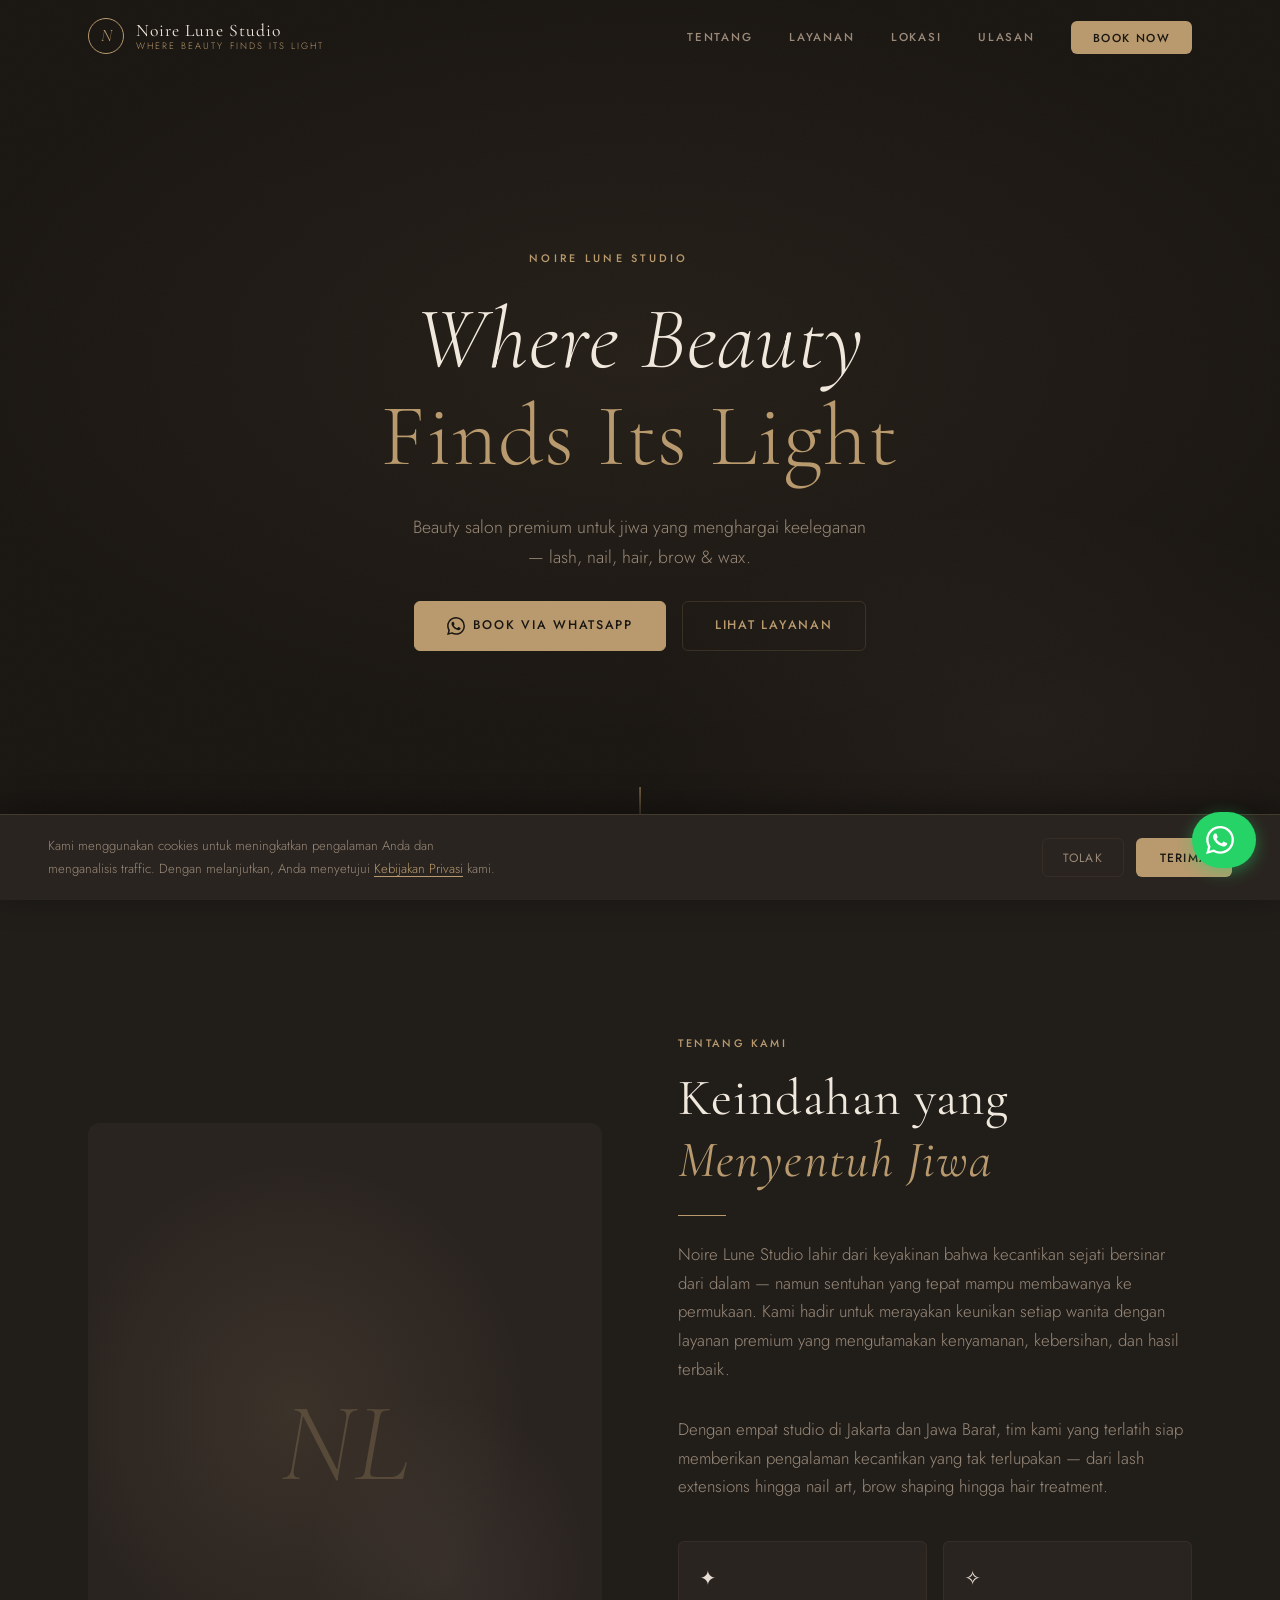
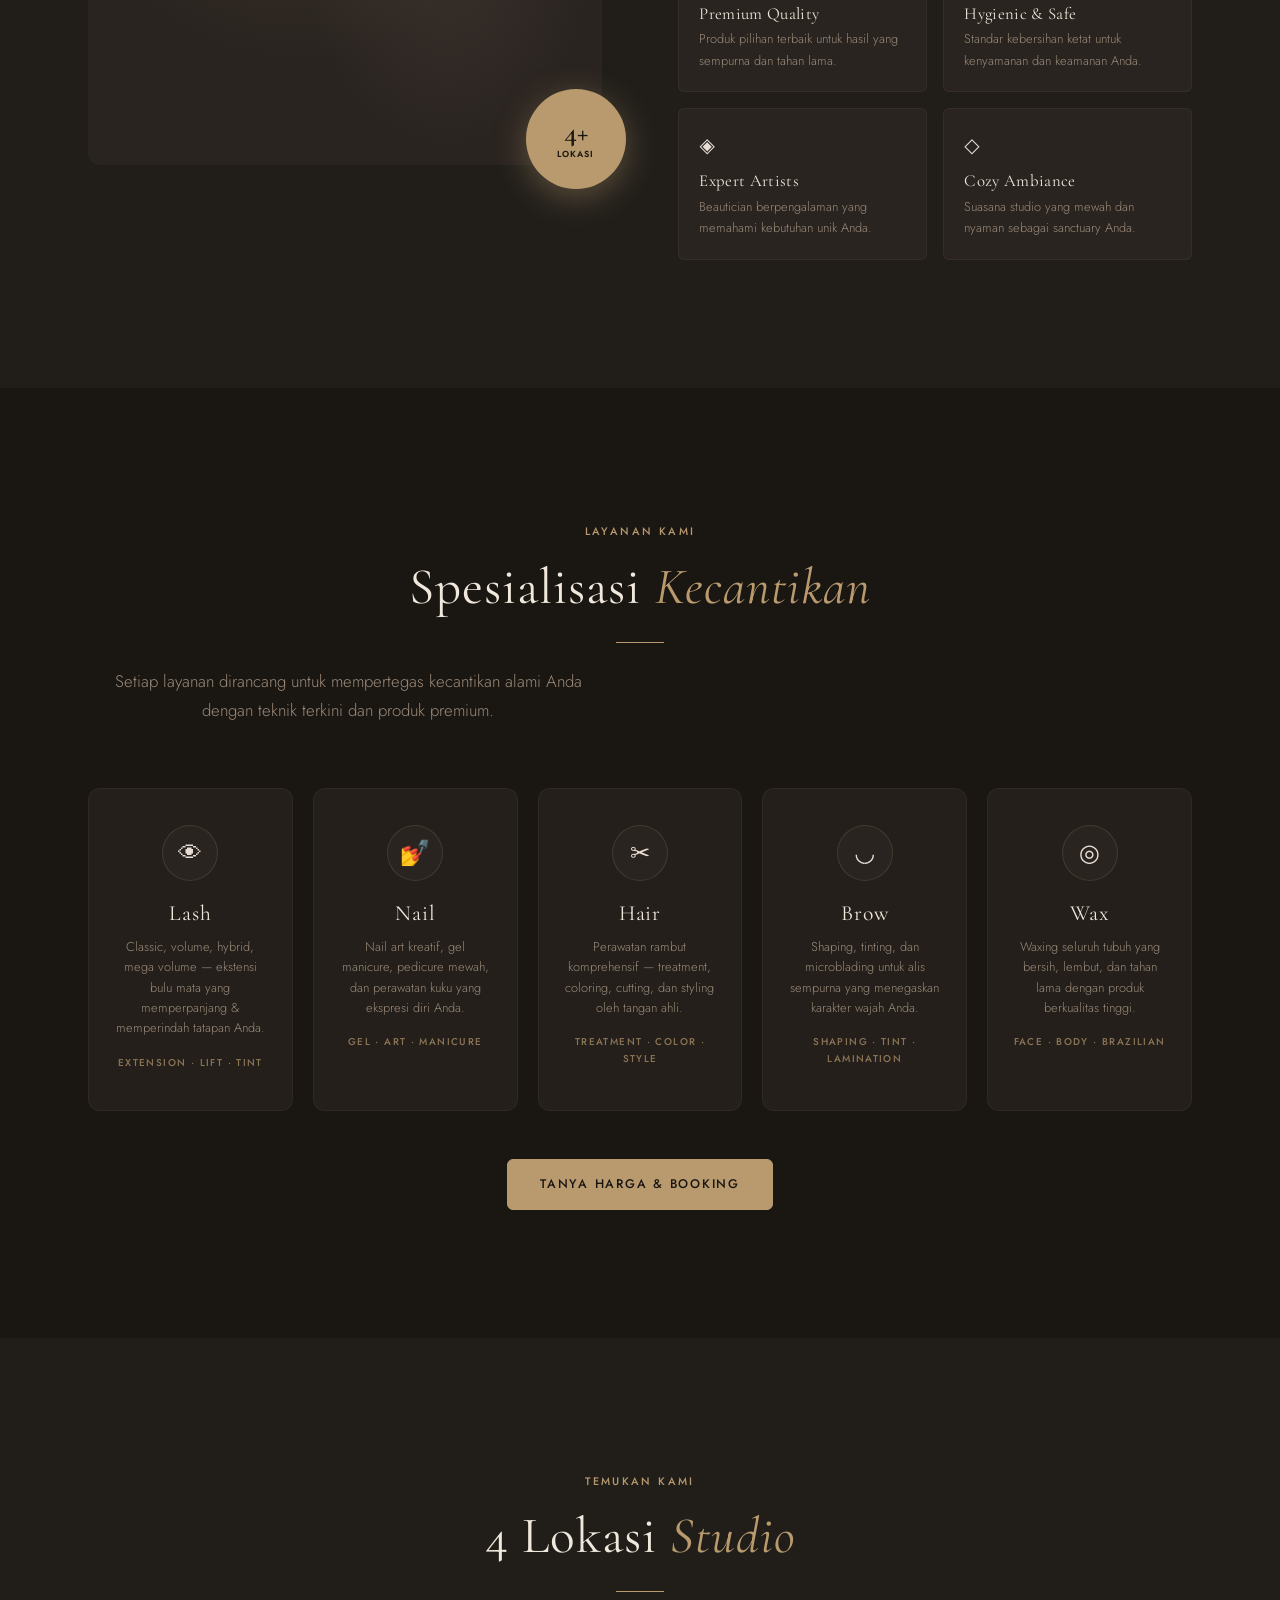
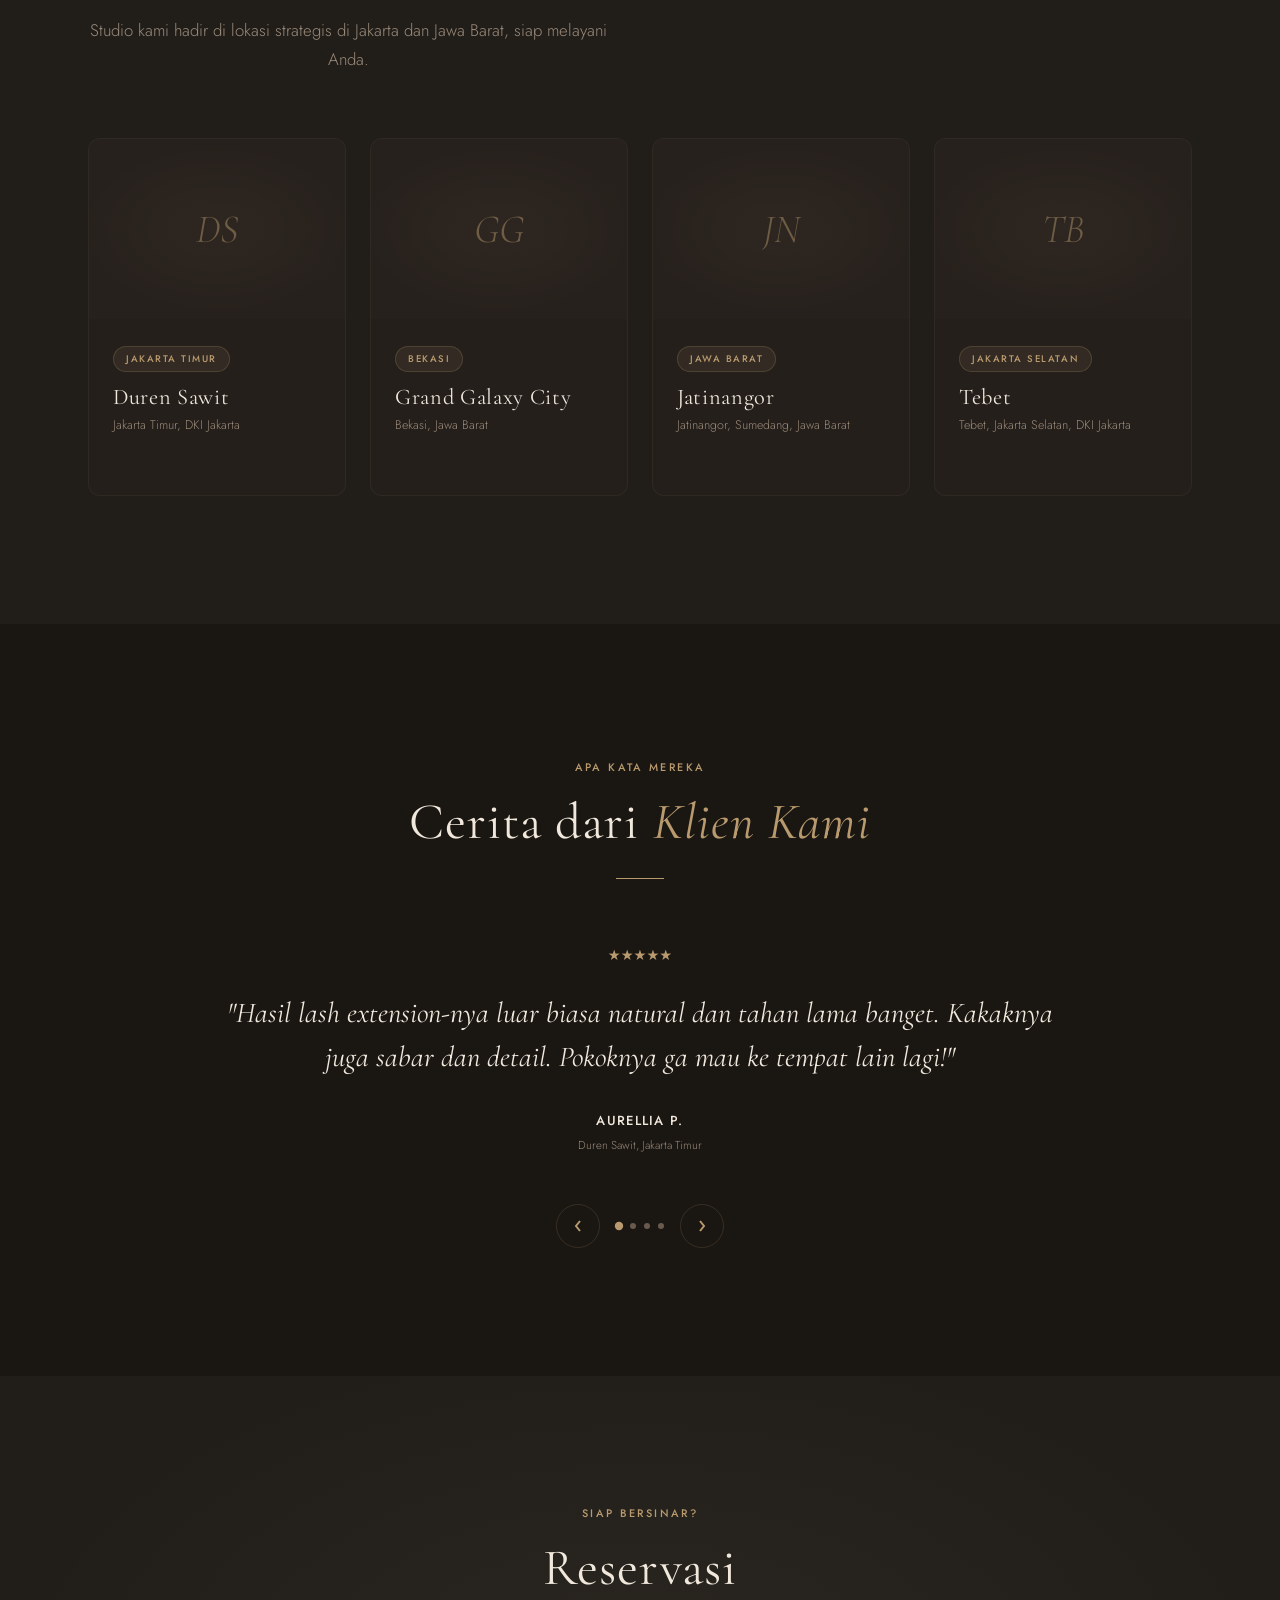
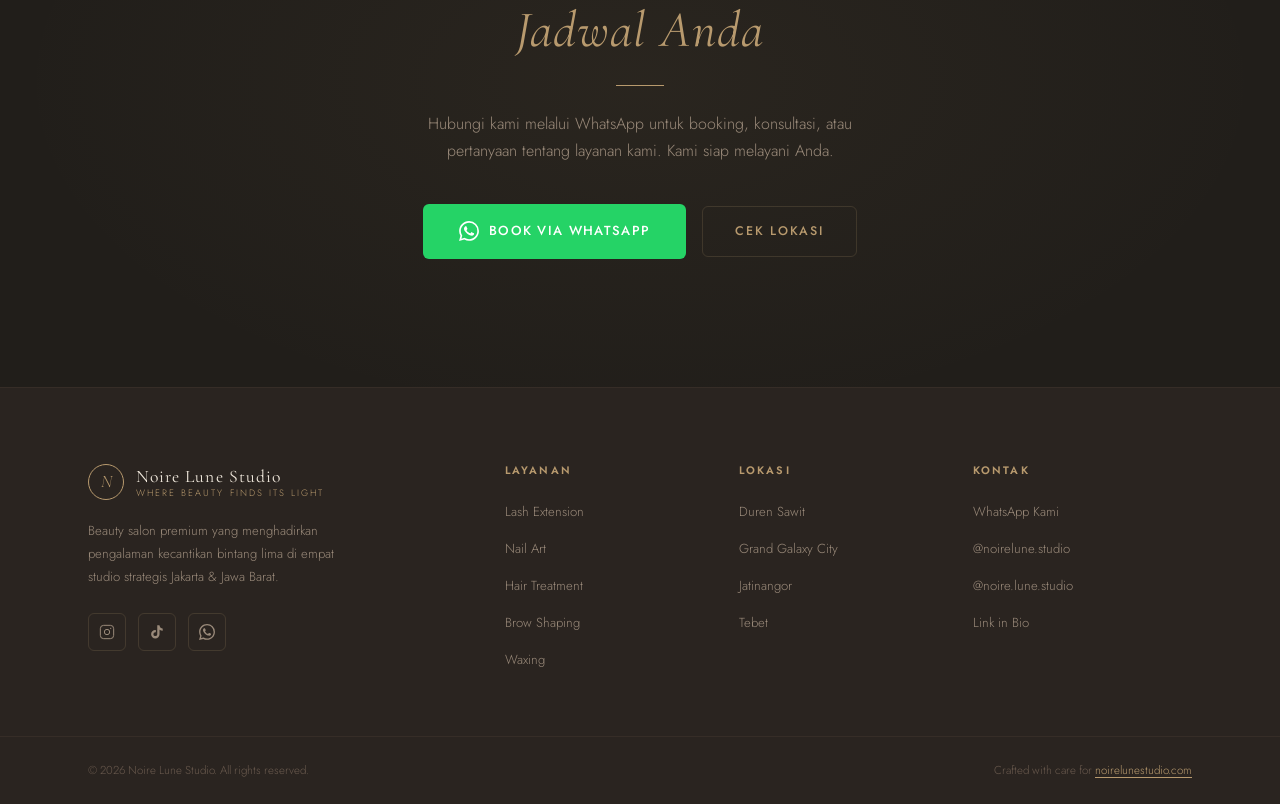
<file: index.html>
<!DOCTYPE html>
<html lang="id">
<head>
  <meta charset="UTF-8" />
  <meta name="viewport" content="width=device-width, initial-scale=1.0" />

  <!-- ===== SEO Meta Tags ===== -->
  <title>Noire Lune Studio — Beauty Salon | Lash, Nail, Hair, Brow & Wax</title>
  <meta name="description" content="Noire Lune Studio adalah beauty salon premium di Jakarta & Bekasi. Spesialisasi lash extension, nail art, hair treatment, brow shaping, dan waxing. 4 lokasi: Duren Sawit, Grand Galaxy City, Jatinangor, Tebet." />
  <meta name="keywords" content="beauty salon Jakarta, lash extension, nail art, hair treatment, brow shaping, waxing, Noire Lune Studio, salon Bekasi, salon Tebet, salon Duren Sawit, salon Jatinangor" />
  <meta name="robots" content="index, follow" />
  <meta name="google-site-verification" content="Cj_XGp-mTF86rwgAuGbTsFyIeXzHEjZ3LZQjFWMq258" />
  <meta name="author" content="Noire Lune Studio" />
  <link rel="canonical" href="https://noirelunestudio.com/" />

  <!-- ===== Open Graph ===== -->
  <meta property="og:type" content="website" />
  <meta property="og:url" content="https://noirelunestudio.com/" />
  <meta property="og:title" content="Noire Lune Studio — Where Beauty Finds Its Light" />
  <meta property="og:description" content="Beauty salon premium di Jakarta & Bekasi. Lash extension, nail art, hair treatment, brow shaping, waxing. 4 lokasi tersedia." />
  <meta property="og:image" content="https://noirelunestudio.com/og-image.jpg" />
  <meta property="og:image:width" content="1200" />
  <meta property="og:image:height" content="630" />
  <meta property="og:locale" content="id_ID" />
  <meta property="og:site_name" content="Noire Lune Studio" />

  <!-- ===== Twitter Card ===== -->
  <meta name="twitter:card" content="summary_large_image" />
  <meta name="twitter:title" content="Noire Lune Studio — Where Beauty Finds Its Light" />
  <meta name="twitter:description" content="Beauty salon premium di Jakarta & Bekasi. Lash extension, nail art, hair treatment, brow shaping, waxing." />
  <meta name="twitter:image" content="https://noirelunestudio.com/og-image.jpg" />

  <!-- ===== Favicon ===== -->
  <link rel="icon" type="image/svg+xml" href="data:image/svg+xml,<svg xmlns='http://www.w3.org/2000/svg' viewBox='0 0 100 100'><circle cx='50' cy='50' r='48' fill='%231a1612' stroke='%23b89a6e' stroke-width='4'/><text y='.9em' x='50%' text-anchor='middle' font-size='55' font-family='serif' fill='%23b89a6e' font-style='italic'>N</text></svg>" />

  <!-- ===== Google Tag Manager ===== -->
  <script>(function(w,d,s,l,i){w[l]=w[l]||[];w[l].push({'gtm.start':
  new Date().getTime(),event:'gtm.js'});/* GTM loads after cookie consent */})(window,document,'script','dataLayer','GTM-WMM8KR5G');</script>
  <!-- End Google Tag Manager -->

  <!-- ===== Meta Pixel (placeholder — loads after consent) ===== -->
  <!-- Pixel ID: XXXXXXXXXXXXXXXXXX — initialized via script.js after consent -->

  <!-- ===== Schema.org Structured Data ===== -->
  <script type="application/ld+json">
  {
    "@context": "https://schema.org",
    "@graph": [
      {
        "@type": "BeautySalon",
        "@id": "https://noirelunestudio.com/#organization",
        "name": "Noire Lune Studio",
        "url": "https://noirelunestudio.com",
        "logo": "https://noirelunestudio.com/og-image.jpg",
        "description": "Noire Lune Studio adalah beauty salon premium dengan spesialisasi lash extension, nail art, hair treatment, brow shaping, dan waxing.",
        "telephone": "+6281990160040",
        "sameAs": [
          "https://www.instagram.com/noirelune.studio/",
          "https://www.tiktok.com/@noire.lune.studio"
        ],
        "hasOfferCatalog": {
          "@type": "OfferCatalog",
          "name": "Beauty Services",
          "itemListElement": [
            { "@type": "Offer", "itemOffered": { "@type": "Service", "name": "Lash Extension" } },
            { "@type": "Offer", "itemOffered": { "@type": "Service", "name": "Nail Art" } },
            { "@type": "Offer", "itemOffered": { "@type": "Service", "name": "Hair Treatment" } },
            { "@type": "Offer", "itemOffered": { "@type": "Service", "name": "Brow Shaping" } },
            { "@type": "Offer", "itemOffered": { "@type": "Service", "name": "Waxing" } }
          ]
        },
        "location": [
          {
            "@type": "BeautySalon",
            "name": "Noire Lune Studio — Duren Sawit",
            "address": { "@type": "PostalAddress", "addressLocality": "Duren Sawit", "addressRegion": "Jakarta Timur", "addressCountry": "ID" }
          },
          {
            "@type": "BeautySalon",
            "name": "Noire Lune Studio — Grand Galaxy City",
            "address": { "@type": "PostalAddress", "addressLocality": "Grand Galaxy City", "addressRegion": "Bekasi", "addressCountry": "ID" }
          },
          {
            "@type": "BeautySalon",
            "name": "Noire Lune Studio — Jatinangor",
            "address": { "@type": "PostalAddress", "addressLocality": "Jatinangor", "addressRegion": "Jawa Barat", "addressCountry": "ID" }
          },
          {
            "@type": "BeautySalon",
            "name": "Noire Lune Studio — Tebet",
            "address": { "@type": "PostalAddress", "addressLocality": "Tebet", "addressRegion": "Jakarta Selatan", "addressCountry": "ID" }
          }
        ]
      },
      {
        "@type": "WebSite",
        "@id": "https://noirelunestudio.com/#website",
        "url": "https://noirelunestudio.com",
        "name": "Noire Lune Studio",
        "publisher": { "@id": "https://noirelunestudio.com/#organization" }
      }
    ]
  }
  </script>

  <!-- ===== Stylesheet ===== -->
  <link rel="stylesheet" href="style.css" />
  <link rel="preconnect" href="https://fonts.googleapis.com" />
  <link rel="preconnect" href="https://fonts.gstatic.com" crossorigin />
</head>
<body>

<!-- ===== Google Tag Manager (noscript) ===== -->
<noscript>
  <iframe src="https://www.googletagmanager.com/ns.html?id=GTM-WMM8KR5G"
    height="0" width="0" style="display:none;visibility:hidden"></iframe>
</noscript>
<!-- End Google Tag Manager (noscript) -->

<!-- ===== Cookie Consent Banner ===== -->
<div id="cookie-banner" role="dialog" aria-label="Cookie consent">
  <p>Kami menggunakan cookies untuk meningkatkan pengalaman Anda dan menganalisis traffic. Dengan melanjutkan, Anda menyetujui <a href="#footer">Kebijakan Privasi</a> kami.</p>
  <div class="cookie-actions">
    <button id="cookie-decline">Tolak</button>
    <button id="cookie-accept">Terima</button>
  </div>
</div>

<!-- ===== NAVBAR ===== -->
<nav class="navbar" aria-label="Main navigation">
  <div class="nav-inner">
    <a href="/" class="nav-logo" aria-label="Noire Lune Studio — Home">
      <div class="nav-logo-mark" aria-hidden="true"><span>N</span></div>
      <div class="nav-logo-text">
        <span class="brand">Noire Lune Studio</span>
        <span class="tagline-small">Where Beauty Finds Its Light</span>
      </div>
    </a>

    <ul class="nav-links" role="list">
      <li><a href="#about">Tentang</a></li>
      <li><a href="#services">Layanan</a></li>
      <li><a href="#locations">Lokasi</a></li>
      <li><a href="#testimonials">Ulasan</a></li>
      <li><a href="https://wa.me/6281990160040" class="nav-cta" target="_blank" rel="noopener">Book Now</a></li>
    </ul>

    <button class="nav-hamburger" aria-label="Toggle menu" aria-expanded="false" aria-controls="mobile-nav">
      <span></span><span></span><span></span>
    </button>
  </div>
</nav>

<!-- Mobile Nav Overlay -->
<nav class="nav-overlay" id="mobile-nav" aria-label="Mobile navigation">
  <a href="#about">Tentang</a>
  <a href="#services">Layanan</a>
  <a href="#locations">Lokasi</a>
  <a href="#testimonials">Ulasan</a>
  <a href="https://wa.me/6281990160040" class="mobile-cta" target="_blank" rel="noopener">Book via WhatsApp</a>
</nav>

<!-- ===== HERO ===== -->
<section id="hero" class="hero" aria-label="Hero">
  <div class="hero-bg" aria-hidden="true"></div>
  <div class="hero-grain" aria-hidden="true"></div>
  <div class="hero-content">
    <p class="hero-eyebrow">Noire Lune Studio</p>
    <h1 class="hero-title">Where Beauty<br /><em>Finds Its Light</em></h1>
    <p class="hero-sub">Beauty salon premium untuk jiwa yang menghargai keeleganan — lash, nail, hair, brow &amp; wax.</p>
    <div class="hero-actions">
      <a href="https://wa.me/6281990160040" class="btn btn-gold" target="_blank" rel="noopener">
        <!-- WhatsApp icon -->
        <svg viewBox="0 0 24 24" fill="currentColor" aria-hidden="true"><path d="M17.472 14.382c-.297-.149-1.758-.867-2.03-.967-.273-.099-.471-.148-.67.15-.197.297-.767.966-.94 1.164-.173.199-.347.223-.644.075-.297-.15-1.255-.463-2.39-1.475-.883-.788-1.48-1.761-1.653-2.059-.173-.297-.018-.458.13-.606.134-.133.298-.347.446-.52.149-.174.198-.298.298-.497.099-.198.05-.371-.025-.52-.075-.149-.669-1.612-.916-2.207-.242-.579-.487-.5-.669-.51-.173-.008-.371-.01-.57-.01-.198 0-.52.074-.792.372-.272.297-1.04 1.016-1.04 2.479 0 1.462 1.065 2.875 1.213 3.074.149.198 2.096 3.2 5.077 4.487.709.306 1.262.489 1.694.625.712.227 1.36.195 1.871.118.571-.085 1.758-.719 2.006-1.413.248-.694.248-1.289.173-1.413-.074-.124-.272-.198-.57-.347m-5.421 7.403h-.004a9.87 9.87 0 01-5.031-1.378l-.361-.214-3.741.982.998-3.648-.235-.374a9.86 9.86 0 01-1.51-5.26c.001-5.45 4.436-9.884 9.888-9.884 2.64 0 5.122 1.03 6.988 2.898a9.825 9.825 0 012.893 6.994c-.003 5.45-4.437 9.884-9.885 9.884m8.413-18.297A11.815 11.815 0 0012.05 0C5.495 0 .16 5.335.157 11.892c0 2.096.547 4.142 1.588 5.945L.057 24l6.305-1.654a11.882 11.882 0 005.683 1.448h.005c6.554 0 11.89-5.335 11.893-11.893a11.821 11.821 0 00-3.48-8.413z"/></svg>
        Book via WhatsApp
      </a>
      <a href="#services" class="btn btn-outline">Lihat Layanan</a>
    </div>
  </div>
  <div class="hero-scroll" aria-hidden="true">
    <div class="hero-scroll-line"></div>
    <span>Scroll</span>
  </div>
</section>

<!-- ===== ABOUT ===== -->
<section id="about" class="about section">
  <div class="container">
    <div class="about-grid">
      <!-- Visual -->
      <div class="about-visual reveal">
        <div class="about-frame">
          <div class="about-frame-inner">
            <span class="about-monogram" aria-hidden="true">NL</span>
          </div>
        </div>
        <div class="about-badge" aria-label="Lebih dari 4 lokasi">
          <span class="num">4+</span>
          <span class="lbl">Lokasi</span>
        </div>
      </div>

      <!-- Text -->
      <div class="about-text">
        <span class="section-label reveal">Tentang Kami</span>
        <h2 class="section-heading reveal reveal-delay-1">Keindahan yang<br /><em class="gold">Menyentuh Jiwa</em></h2>
        <div class="divider reveal reveal-delay-2"></div>
        <p class="section-sub reveal reveal-delay-2">
          Noire Lune Studio lahir dari keyakinan bahwa kecantikan sejati bersinar dari dalam — namun sentuhan yang tepat mampu membawanya ke permukaan. Kami hadir untuk merayakan keunikan setiap wanita dengan layanan premium yang mengutamakan kenyamanan, kebersihan, dan hasil terbaik.
        </p>
        <p class="section-sub reveal reveal-delay-3" style="margin-top: 1rem;">
          Dengan empat studio di Jakarta dan Jawa Barat, tim kami yang terlatih siap memberikan pengalaman kecantikan yang tak terlupakan — dari lash extensions hingga nail art, brow shaping hingga hair treatment.
        </p>

        <div class="about-pillars">
          <div class="pillar reveal reveal-delay-1">
            <div class="pillar-icon" aria-hidden="true">✦</div>
            <h4>Premium Quality</h4>
            <p>Produk pilihan terbaik untuk hasil yang sempurna dan tahan lama.</p>
          </div>
          <div class="pillar reveal reveal-delay-2">
            <div class="pillar-icon" aria-hidden="true">✧</div>
            <h4>Hygienic &amp; Safe</h4>
            <p>Standar kebersihan ketat untuk kenyamanan dan keamanan Anda.</p>
          </div>
          <div class="pillar reveal reveal-delay-3">
            <div class="pillar-icon" aria-hidden="true">◈</div>
            <h4>Expert Artists</h4>
            <p>Beautician berpengalaman yang memahami kebutuhan unik Anda.</p>
          </div>
          <div class="pillar reveal reveal-delay-4">
            <div class="pillar-icon" aria-hidden="true">◇</div>
            <h4>Cozy Ambiance</h4>
            <p>Suasana studio yang mewah dan nyaman sebagai sanctuary Anda.</p>
          </div>
        </div>
      </div>
    </div>
  </div>
</section>

<!-- ===== SERVICES ===== -->
<section id="services" class="services section">
  <div class="container">
    <div class="services-header">
      <span class="section-label reveal">Layanan Kami</span>
      <h2 class="section-heading reveal reveal-delay-1">Spesialisasi <em class="gold">Kecantikan</em></h2>
      <div class="divider reveal reveal-delay-2"></div>
      <p class="section-sub reveal reveal-delay-2">Setiap layanan dirancang untuk mempertegas kecantikan alami Anda dengan teknik terkini dan produk premium.</p>
    </div>

    <div class="services-grid">
      <!-- Lash -->
      <div class="service-card reveal reveal-delay-1">
        <div class="service-icon" aria-hidden="true">👁</div>
        <h3>Lash</h3>
        <p>Classic, volume, hybrid, mega volume — ekstensi bulu mata yang memperpanjang &amp; memperindah tatapan Anda.</p>
        <span class="service-tag">Extension · Lift · Tint</span>
      </div>

      <!-- Nail -->
      <div class="service-card reveal reveal-delay-2">
        <div class="service-icon" aria-hidden="true">💅</div>
        <h3>Nail</h3>
        <p>Nail art kreatif, gel manicure, pedicure mewah, dan perawatan kuku yang ekspresi diri Anda.</p>
        <span class="service-tag">Gel · Art · Manicure</span>
      </div>

      <!-- Hair -->
      <div class="service-card reveal reveal-delay-3">
        <div class="service-icon" aria-hidden="true">✂</div>
        <h3>Hair</h3>
        <p>Perawatan rambut komprehensif — treatment, coloring, cutting, dan styling oleh tangan ahli.</p>
        <span class="service-tag">Treatment · Color · Style</span>
      </div>

      <!-- Brow -->
      <div class="service-card reveal reveal-delay-4">
        <div class="service-icon" aria-hidden="true">◟◞</div>
        <h3>Brow</h3>
        <p>Shaping, tinting, dan microblading untuk alis sempurna yang menegaskan karakter wajah Anda.</p>
        <span class="service-tag">Shaping · Tint · Lamination</span>
      </div>

      <!-- Wax -->
      <div class="service-card reveal reveal-delay-4">
        <div class="service-icon" aria-hidden="true">◎</div>
        <h3>Wax</h3>
        <p>Waxing seluruh tubuh yang bersih, lembut, dan tahan lama dengan produk berkualitas tinggi.</p>
        <span class="service-tag">Face · Body · Brazilian</span>
      </div>
    </div>

    <div style="text-align:center; margin-top: 3rem;" class="reveal">
      <a href="https://wa.me/6281990160040" class="btn btn-gold" target="_blank" rel="noopener">
        Tanya Harga &amp; Booking
      </a>
    </div>
  </div>
</section>

<!-- ===== LOCATIONS ===== -->
<section id="locations" class="locations section">
  <div class="container">
    <div class="locations-header">
      <span class="section-label reveal">Temukan Kami</span>
      <h2 class="section-heading reveal reveal-delay-1">4 Lokasi <em class="gold">Studio</em></h2>
      <div class="divider reveal reveal-delay-2"></div>
      <p class="section-sub reveal reveal-delay-2">Studio kami hadir di lokasi strategis di Jakarta dan Jawa Barat, siap melayani Anda.</p>
    </div>

    <div class="locations-grid">
      <!-- Duren Sawit -->
      <a href="/duren-sawit.html" class="location-card reveal reveal-delay-1" aria-label="Studio Duren Sawit, Jakarta Timur">
        <div class="location-card-bg" aria-hidden="true">DS</div>
        <div class="location-card-body">
          <span class="location-badge">Jakarta Timur</span>
          <h3>Duren Sawit</h3>
          <p class="region">Jakarta Timur, DKI Jakarta</p>
          <div class="location-arrow">
            Lihat Studio
            <svg viewBox="0 0 16 16" fill="none" stroke="currentColor" stroke-width="2" aria-hidden="true"><path d="M3 8h10M9 4l4 4-4 4"/></svg>
          </div>
        </div>
      </a>

      <!-- Grand Galaxy City -->
      <a href="/bekasi.html" class="location-card reveal reveal-delay-2" aria-label="Studio Grand Galaxy City, Bekasi">
        <div class="location-card-bg" aria-hidden="true">GG</div>
        <div class="location-card-body">
          <span class="location-badge">Bekasi</span>
          <h3>Grand Galaxy City</h3>
          <p class="region">Bekasi, Jawa Barat</p>
          <div class="location-arrow">
            Lihat Studio
            <svg viewBox="0 0 16 16" fill="none" stroke="currentColor" stroke-width="2" aria-hidden="true"><path d="M3 8h10M9 4l4 4-4 4"/></svg>
          </div>
        </div>
      </a>

      <!-- Jatinangor -->
      <a href="/jatinangor.html" class="location-card reveal reveal-delay-3" aria-label="Studio Jatinangor, Jawa Barat">
        <div class="location-card-bg" aria-hidden="true">JN</div>
        <div class="location-card-body">
          <span class="location-badge">Jawa Barat</span>
          <h3>Jatinangor</h3>
          <p class="region">Jatinangor, Sumedang, Jawa Barat</p>
          <div class="location-arrow">
            Lihat Studio
            <svg viewBox="0 0 16 16" fill="none" stroke="currentColor" stroke-width="2" aria-hidden="true"><path d="M3 8h10M9 4l4 4-4 4"/></svg>
          </div>
        </div>
      </a>

      <!-- Tebet -->
      <a href="/tebet.html" class="location-card reveal reveal-delay-4" aria-label="Studio Tebet, Jakarta Selatan">
        <div class="location-card-bg" aria-hidden="true">TB</div>
        <div class="location-card-body">
          <span class="location-badge">Jakarta Selatan</span>
          <h3>Tebet</h3>
          <p class="region">Tebet, Jakarta Selatan, DKI Jakarta</p>
          <div class="location-arrow">
            Lihat Studio
            <svg viewBox="0 0 16 16" fill="none" stroke="currentColor" stroke-width="2" aria-hidden="true"><path d="M3 8h10M9 4l4 4-4 4"/></svg>
          </div>
        </div>
      </a>
    </div>
  </div>
</section>

<!-- ===== TESTIMONIALS ===== -->
<section id="testimonials" class="testimonials section">
  <div class="container">
    <div class="testimonials-header">
      <span class="section-label reveal">Apa Kata Mereka</span>
      <h2 class="section-heading reveal reveal-delay-1">Cerita dari <em class="gold">Klien Kami</em></h2>
      <div class="divider reveal reveal-delay-2"></div>
    </div>

    <div class="testimonial-track-wrap reveal">
      <div class="testimonial-track" role="list">

        <div class="testimonial-slide" role="listitem">
          <div class="stars" aria-label="5 bintang">★★★★★</div>
          <blockquote class="testimonial-quote">
            "Hasil lash extension-nya luar biasa natural dan tahan lama banget. Kakaknya juga sabar dan detail. Pokoknya ga mau ke tempat lain lagi!"
          </blockquote>
          <div class="testimonial-author">
            <span class="testimonial-name">Aurellia P.</span>
            <span class="testimonial-loc">Duren Sawit, Jakarta Timur</span>
          </div>
        </div>

        <div class="testimonial-slide" role="listitem">
          <div class="stars" aria-label="5 bintang">★★★★★</div>
          <blockquote class="testimonial-quote">
            "Tempatnya estetik, bersih banget, dan hasilnya sesuai ekspektasi. Nail art yang aku minta complicated tapi hasilnya perfect! Recommended!"
          </blockquote>
          <div class="testimonial-author">
            <span class="testimonial-name">Nadya R.</span>
            <span class="testimonial-loc">Grand Galaxy City, Bekasi</span>
          </div>
        </div>

        <div class="testimonial-slide" role="listitem">
          <div class="stars" aria-label="5 bintang">★★★★★</div>
          <blockquote class="testimonial-quote">
            "Udah coba brow shaping di sini dan langsung jatuh cinta sama hasilnya. Alisnya rapi, natural, dan beneran sesuai bentuk muka. Makasih Noire Lune!"
          </blockquote>
          <div class="testimonial-author">
            <span class="testimonial-name">Kireina S.</span>
            <span class="testimonial-loc">Tebet, Jakarta Selatan</span>
          </div>
        </div>

        <div class="testimonial-slide" role="listitem">
          <div class="stars" aria-label="5 bintang">★★★★★</div>
          <blockquote class="testimonial-quote">
            "Hair treatment-nya bikin rambut jadi sehat dan shiny. Staff-nya ramah, tempatnya nyaman, dan harganya worth it banget. Sudah jadi langganan tetap!"
          </blockquote>
          <div class="testimonial-author">
            <span class="testimonial-name">Dhea M.</span>
            <span class="testimonial-loc">Jatinangor, Jawa Barat</span>
          </div>
        </div>

      </div><!-- .testimonial-track -->
    </div>

    <div class="testimonial-controls">
      <button class="testimonial-btn prev" aria-label="Previous testimonial">
        <svg viewBox="0 0 16 16" fill="none" stroke="currentColor" stroke-width="2" aria-hidden="true"><path d="M10 3L6 8l4 5"/></svg>
      </button>
      <div class="testimonial-dots" role="tablist" aria-label="Testimonial navigation"></div>
      <button class="testimonial-btn next" aria-label="Next testimonial">
        <svg viewBox="0 0 16 16" fill="none" stroke="currentColor" stroke-width="2" aria-hidden="true"><path d="M6 3l4 5-4 5"/></svg>
      </button>
    </div>
  </div>
</section>

<!-- ===== BOOKING CTA ===== -->
<section id="booking" class="booking-cta section">
  <div class="container">
    <div class="booking-cta-inner">
      <span class="section-label reveal">Siap Bersinar?</span>
      <h2 class="reveal reveal-delay-1">Reservasi<br /><em class="gold">Jadwal Anda</em></h2>
      <div class="divider reveal reveal-delay-2" style="margin-inline: auto;"></div>
      <p class="reveal reveal-delay-2">Hubungi kami melalui WhatsApp untuk booking, konsultasi, atau pertanyaan tentang layanan kami. Kami siap melayani Anda.</p>
      <div class="cta-actions reveal reveal-delay-3">
        <a href="https://wa.me/6281990160040" class="wa-btn" target="_blank" rel="noopener" aria-label="Book via WhatsApp">
          <svg viewBox="0 0 24 24" fill="currentColor" aria-hidden="true"><path d="M17.472 14.382c-.297-.149-1.758-.867-2.03-.967-.273-.099-.471-.148-.67.15-.197.297-.767.966-.94 1.164-.173.199-.347.223-.644.075-.297-.15-1.255-.463-2.39-1.475-.883-.788-1.48-1.761-1.653-2.059-.173-.297-.018-.458.13-.606.134-.133.298-.347.446-.52.149-.174.198-.298.298-.497.099-.198.05-.371-.025-.52-.075-.149-.669-1.612-.916-2.207-.242-.579-.487-.5-.669-.51-.173-.008-.371-.01-.57-.01-.198 0-.52.074-.792.372-.272.297-1.04 1.016-1.04 2.479 0 1.462 1.065 2.875 1.213 3.074.149.198 2.096 3.2 5.077 4.487.709.306 1.262.489 1.694.625.712.227 1.36.195 1.871.118.571-.085 1.758-.719 2.006-1.413.248-.694.248-1.289.173-1.413-.074-.124-.272-.198-.57-.347m-5.421 7.403h-.004a9.87 9.87 0 01-5.031-1.378l-.361-.214-3.741.982.998-3.648-.235-.374a9.86 9.86 0 01-1.51-5.26c.001-5.45 4.436-9.884 9.888-9.884 2.64 0 5.122 1.03 6.988 2.898a9.825 9.825 0 012.893 6.994c-.003 5.45-4.437 9.884-9.885 9.884m8.413-18.297A11.815 11.815 0 0012.05 0C5.495 0 .16 5.335.157 11.892c0 2.096.547 4.142 1.588 5.945L.057 24l6.305-1.654a11.882 11.882 0 005.683 1.448h.005c6.554 0 11.89-5.335 11.893-11.893a11.821 11.821 0 00-3.48-8.413z"/></svg>
          Book via WhatsApp
        </a>
        <a href="#locations" class="btn btn-outline">Cek Lokasi</a>
      </div>
    </div>
  </div>
</section>

<!-- ===== FOOTER ===== -->
<footer id="footer">
  <div class="container">
    <div class="footer-grid">
      <!-- Brand -->
      <div class="footer-brand">
        <a href="/" class="nav-logo" aria-label="Noire Lune Studio — Home">
          <div class="nav-logo-mark" aria-hidden="true"><span>N</span></div>
          <div class="nav-logo-text">
            <span class="brand">Noire Lune Studio</span>
            <span class="tagline-small">Where Beauty Finds Its Light</span>
          </div>
        </a>
        <p>Beauty salon premium yang menghadirkan pengalaman kecantikan bintang lima di empat studio strategis Jakarta &amp; Jawa Barat.</p>
        <div class="footer-social" role="list">
          <!-- Instagram -->
          <a href="https://www.instagram.com/noirelune.studio/" class="social-icon" target="_blank" rel="noopener" aria-label="Instagram Noire Lune Studio" role="listitem">
            <svg viewBox="0 0 24 24" fill="none" stroke="currentColor" stroke-width="1.5" aria-hidden="true"><rect x="2" y="2" width="20" height="20" rx="5"/><circle cx="12" cy="12" r="4"/><circle cx="17.5" cy="6.5" r="1" fill="currentColor" stroke="none"/></svg>
          </a>
          <!-- TikTok -->
          <a href="https://www.tiktok.com/@noire.lune.studio" class="social-icon" target="_blank" rel="noopener" aria-label="TikTok Noire Lune Studio" role="listitem">
            <svg viewBox="0 0 24 24" fill="currentColor" aria-hidden="true"><path d="M19.59 6.69a4.83 4.83 0 01-3.77-4.25V2h-3.45v13.67a2.89 2.89 0 01-2.88 2.5 2.89 2.89 0 01-2.89-2.89 2.89 2.89 0 012.89-2.89c.28 0 .54.04.79.1V9.01a6.27 6.27 0 00-.79-.05 6.34 6.34 0 00-6.34 6.34 6.34 6.34 0 006.34 6.34 6.34 6.34 0 006.33-6.34V8.69a8.18 8.18 0 004.78 1.52V6.75a4.85 4.85 0 01-1.01-.06z"/></svg>
          </a>
          <!-- WhatsApp -->
          <a href="https://wa.me/6281990160040" class="social-icon" target="_blank" rel="noopener" aria-label="WhatsApp Noire Lune Studio" role="listitem">
            <svg viewBox="0 0 24 24" fill="currentColor" aria-hidden="true"><path d="M17.472 14.382c-.297-.149-1.758-.867-2.03-.967-.273-.099-.471-.148-.67.15-.197.297-.767.966-.94 1.164-.173.199-.347.223-.644.075-.297-.15-1.255-.463-2.39-1.475-.883-.788-1.48-1.761-1.653-2.059-.173-.297-.018-.458.13-.606.134-.133.298-.347.446-.52.149-.174.198-.298.298-.497.099-.198.05-.371-.025-.52-.075-.149-.669-1.612-.916-2.207-.242-.579-.487-.5-.669-.51-.173-.008-.371-.01-.57-.01-.198 0-.52.074-.792.372-.272.297-1.04 1.016-1.04 2.479 0 1.462 1.065 2.875 1.213 3.074.149.198 2.096 3.2 5.077 4.487.709.306 1.262.489 1.694.625.712.227 1.36.195 1.871.118.571-.085 1.758-.719 2.006-1.413.248-.694.248-1.289.173-1.413-.074-.124-.272-.198-.57-.347m-5.421 7.403h-.004a9.87 9.87 0 01-5.031-1.378l-.361-.214-3.741.982.998-3.648-.235-.374a9.86 9.86 0 01-1.51-5.26c.001-5.45 4.436-9.884 9.888-9.884 2.64 0 5.122 1.03 6.988 2.898a9.825 9.825 0 012.893 6.994c-.003 5.45-4.437 9.884-9.885 9.884m8.413-18.297A11.815 11.815 0 0012.05 0C5.495 0 .16 5.335.157 11.892c0 2.096.547 4.142 1.588 5.945L.057 24l6.305-1.654a11.882 11.882 0 005.683 1.448h.005c6.554 0 11.89-5.335 11.893-11.893a11.821 11.821 0 00-3.48-8.413z"/></svg>
          </a>
        </div>
      </div>

      <!-- Layanan -->
      <nav class="footer-col" aria-label="Footer layanan">
        <h4>Layanan</h4>
        <ul role="list">
          <li><a href="#services">Lash Extension</a></li>
          <li><a href="#services">Nail Art</a></li>
          <li><a href="#services">Hair Treatment</a></li>
          <li><a href="#services">Brow Shaping</a></li>
          <li><a href="#services">Waxing</a></li>
        </ul>
      </nav>

      <!-- Lokasi -->
      <nav class="footer-col" aria-label="Footer lokasi">
        <h4>Lokasi</h4>
        <ul role="list">
          <li><a href="/duren-sawit.html">Duren Sawit</a></li>
          <li><a href="/bekasi.html">Grand Galaxy City</a></li>
          <li><a href="/jatinangor.html">Jatinangor</a></li>
          <li><a href="/tebet.html">Tebet</a></li>
        </ul>
      </nav>

      <!-- Kontak -->
      <div class="footer-col">
        <h4>Kontak</h4>
        <ul role="list">
          <li><a href="https://wa.me/6281990160040" target="_blank" rel="noopener">WhatsApp Kami</a></li>
          <li><a href="https://www.instagram.com/noirelune.studio/" target="_blank" rel="noopener">@noirelune.studio</a></li>
          <li><a href="https://www.tiktok.com/@noire.lune.studio" target="_blank" rel="noopener">@noire.lune.studio</a></li>
          <li><a href="/links.html">Link in Bio</a></li>
        </ul>
      </div>
    </div><!-- .footer-grid -->
  </div>

  <div class="footer-bottom">
    <div class="container" style="display:flex; align-items:center; justify-content:space-between; flex-wrap:wrap; gap:1rem;">
      <p>&copy; <span id="year"></span> Noire Lune Studio. All rights reserved.</p>
      <p>Crafted with care for <a href="https://noirelunestudio.com">noirelunestudio.com</a></p>
    </div>
  </div>
</footer>

<script src="script.js"></script>
<script>document.getElementById('year').textContent = new Date().getFullYear();</script>

<!-- WhatsApp Float Button -->
<a href="https://wa.me/6281990160040?text=Halo%20Noire%20Lune%20Studio%2C%20saya%20ingin%20booking%20treatment." class="wa-float-btn" id="wa-float-btn" target="_blank" rel="noopener noreferrer" aria-label="Chat &amp; Book via WhatsApp">
  <svg class="wa-icon" xmlns="http://www.w3.org/2000/svg" viewBox="0 0 24 24" fill="white"><path d="M17.472 14.382c-.297-.149-1.758-.867-2.03-.967-.273-.099-.471-.148-.67.15-.197.297-.767.966-.94 1.164-.173.199-.347.223-.644.075-.297-.15-1.255-.463-2.39-1.475-.883-.788-1.48-1.761-1.653-2.059-.173-.297-.018-.458.13-.606.134-.133.298-.347.446-.52.149-.174.198-.298.298-.497.099-.198.05-.371-.025-.52-.075-.149-.669-1.612-.916-2.207-.242-.579-.487-.5-.669-.51-.173-.008-.371-.01-.57-.01-.198 0-.52.074-.792.372-.272.297-1.04 1.016-1.04 2.479 0 1.462 1.065 2.875 1.213 3.074.149.198 2.096 3.2 5.077 4.487.709.306 1.262.489 1.694.625.712.227 1.36.195 1.871.118.571-.085 1.758-.719 2.006-1.413.248-.694.248-1.289.173-1.413-.074-.124-.272-.198-.57-.347m-5.421 7.403h-.004a9.87 9.87 0 01-5.031-1.378l-.361-.214-3.741.982.998-3.648-.235-.374a9.86 9.86 0 01-1.51-5.26c.001-5.45 4.436-9.884 9.888-9.884 2.64 0 5.122 1.03 6.988 2.898a9.825 9.825 0 012.893 6.994c-.003 5.45-4.437 9.884-9.885 9.884m8.413-18.297A11.815 11.815 0 0012.05 0C5.495 0 .16 5.335.157 11.892c0 2.096.547 4.142 1.588 5.945L.057 24l6.305-1.654a11.882 11.882 0 005.683 1.448h.005c6.554 0 11.89-5.335 11.893-11.893a11.821 11.821 0 00-3.48-8.413z"/></svg>
  <span class="wa-label">Book Now</span>
  <span class="wa-tooltip">Chat &amp; Book via WhatsApp</span>
</a>
</body>
</html>
</file>
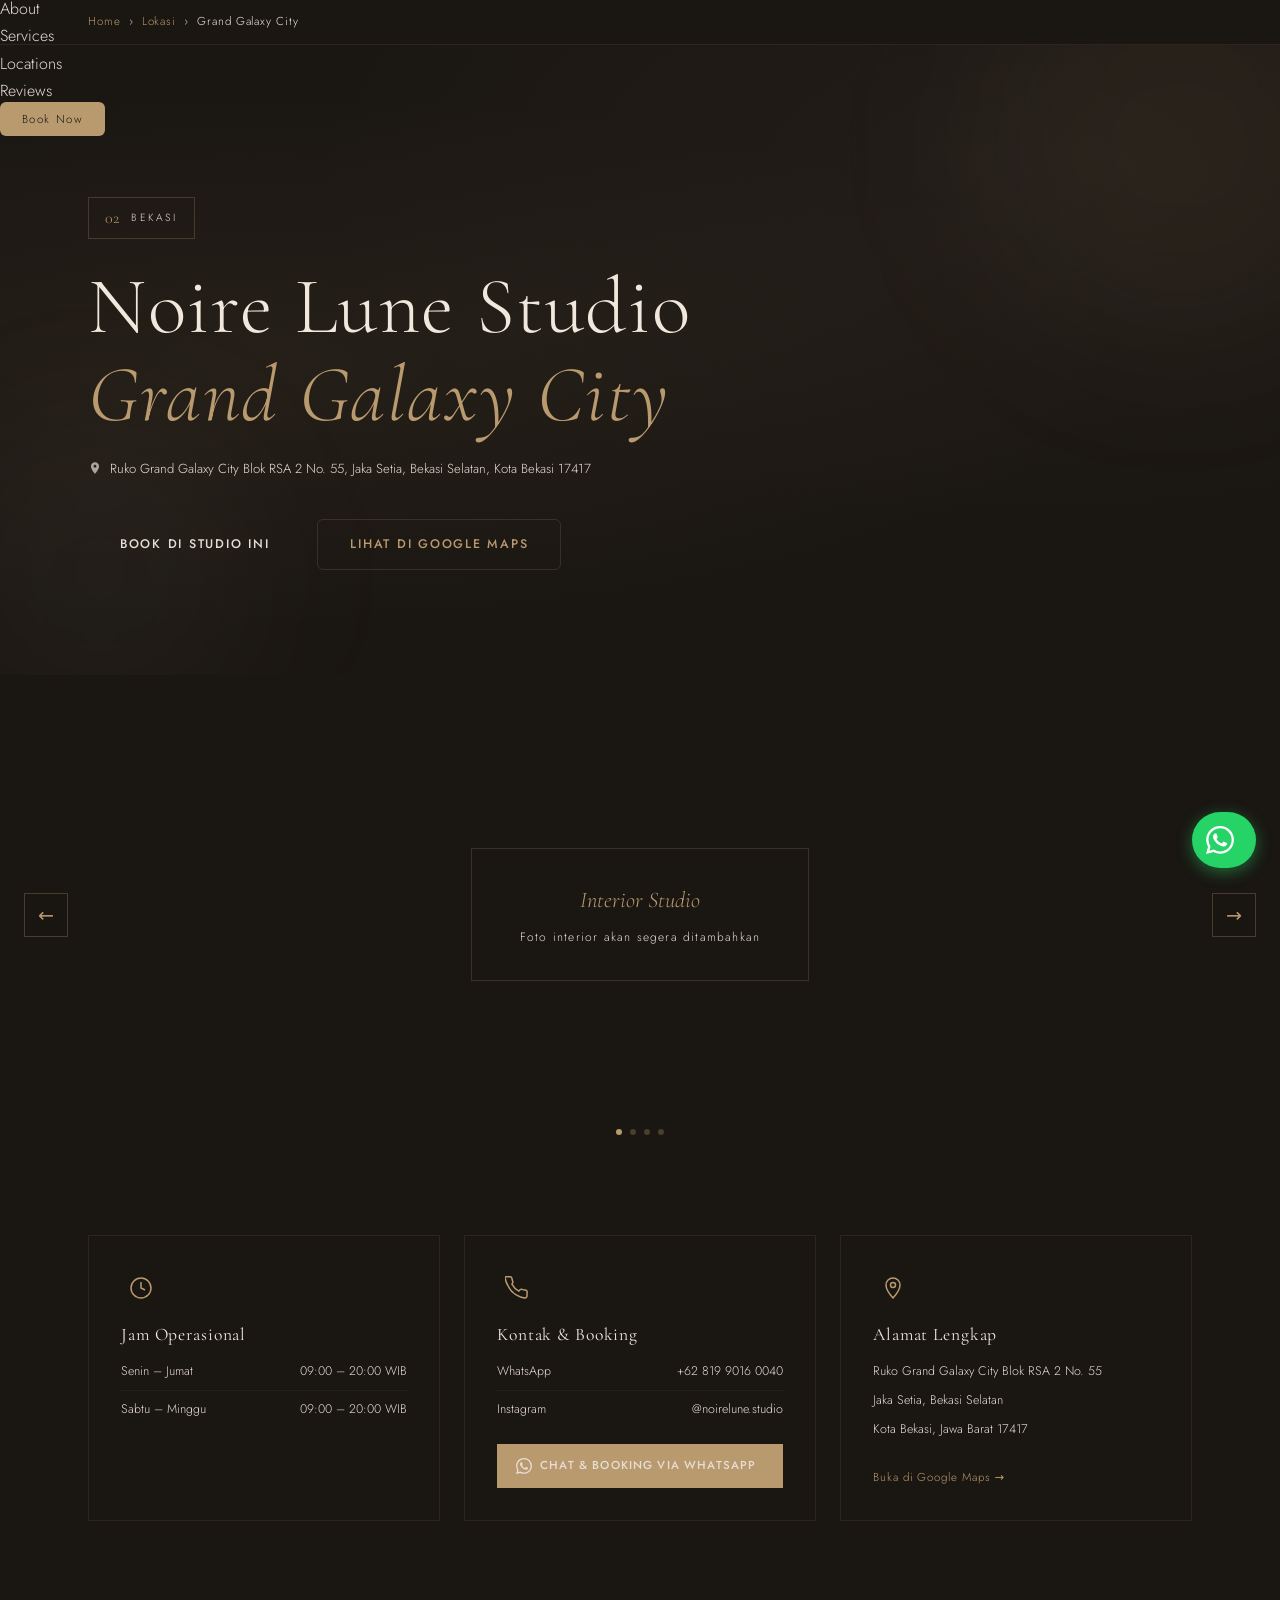
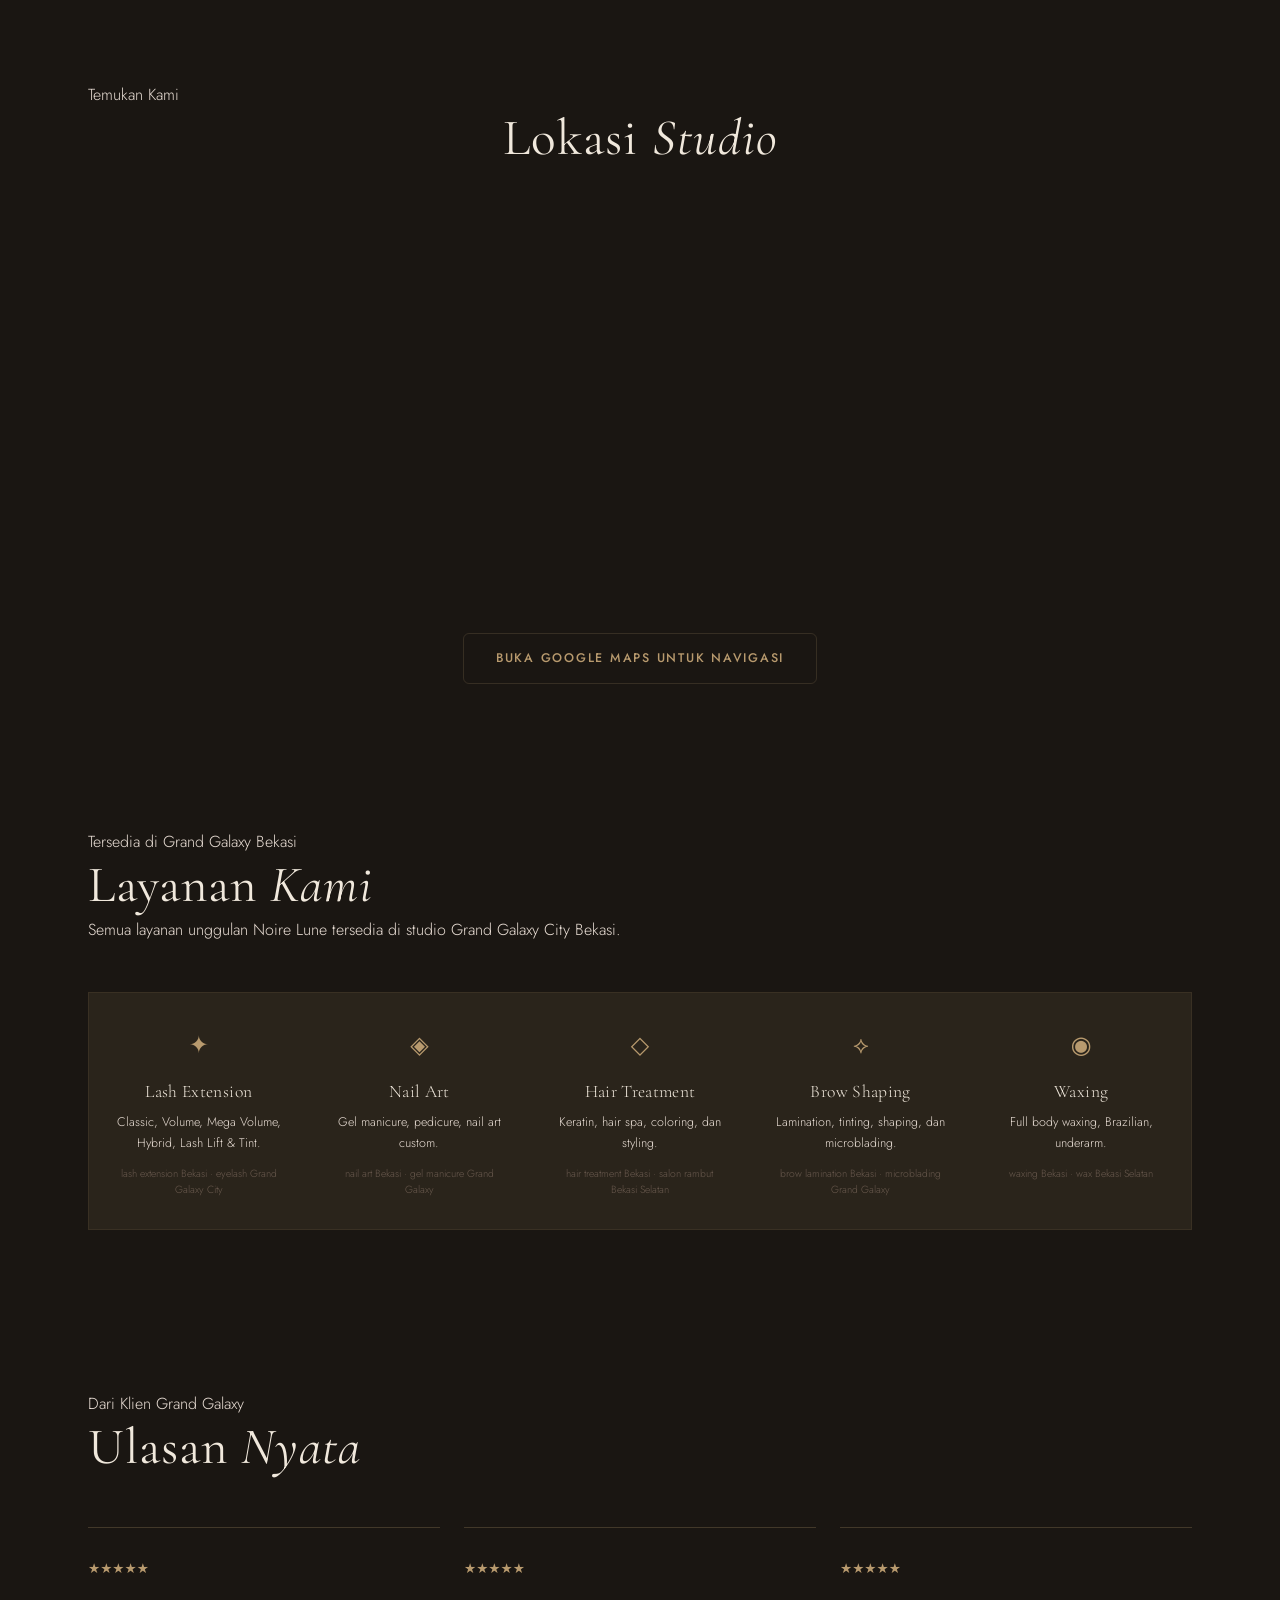
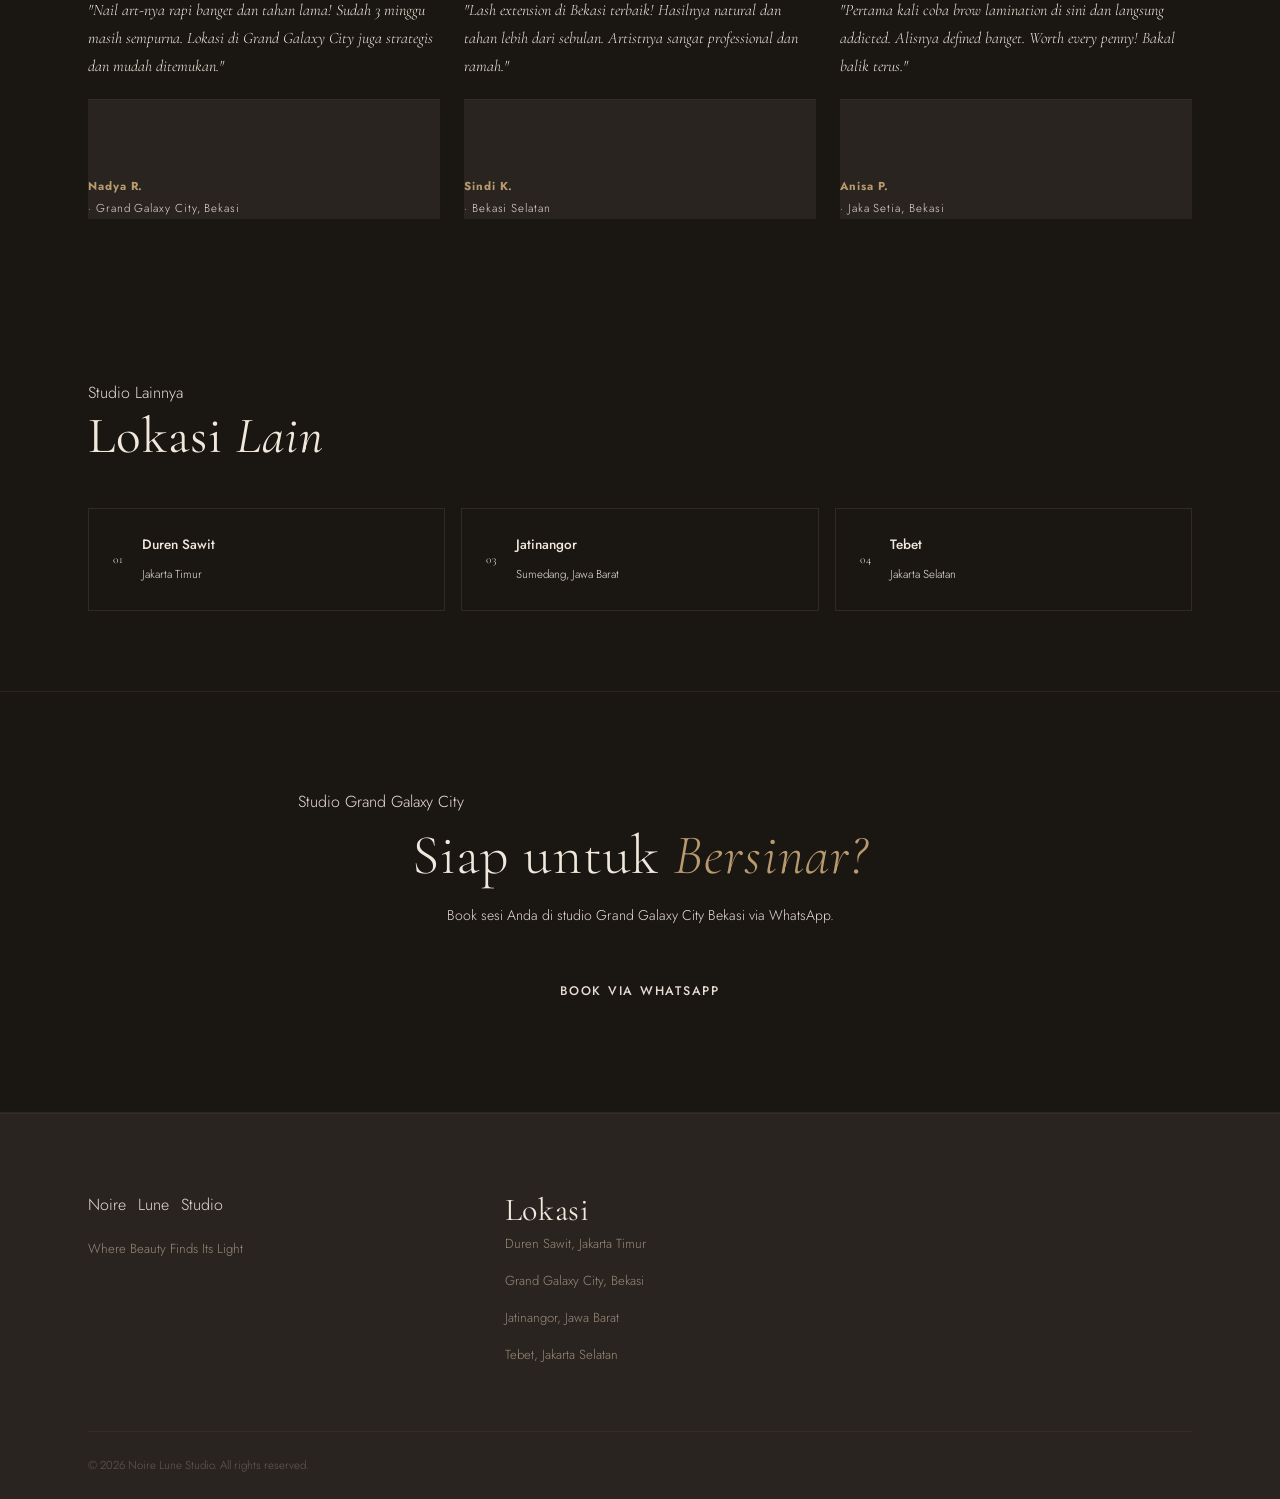
<file: bekasi.html>
<!DOCTYPE html>
<html lang="id">
<head>
  <meta charset="UTF-8">
  <meta name="viewport" content="width=device-width, initial-scale=1.0">
  <title>Noire Lune Studio Grand Galaxy City Bekasi — Lash, Nail, Brow & Wax Bekasi</title>
  <meta name="description" content="Noire Lune Studio Grand Galaxy City, Bekasi Selatan. Ruko Grand Galaxy City Blok RSA 2 No. 55, Jaka Setia. Layanan lash extension, nail art, brow lamination & waxing terbaik di Bekasi.">
  <meta name="keywords" content="lash extension Bekasi, nail art Grand Galaxy City, brow lamination Bekasi, salon kecantikan Bekasi Selatan, waxing Bekasi, Noire Lune Studio Bekasi, beauty salon Grand Galaxy, eyelash extension Bekasi">
  <meta name="robots" content="index, follow">
  <meta name="google-site-verification" content="Cj_XGp-mTF86rwgAuGbTsFyIeXzHEjZ3LZQjFWMq258" />
  <link rel="canonical" href="https://noirelunestudio.com/bekasi.html">
  <meta property="og:type" content="website">
  <meta property="og:url" content="https://noirelunestudio.com/bekasi.html">
  <meta property="og:title" content="Noire Lune Studio Grand Galaxy City — Beauty Salon Bekasi">
  <meta property="og:description" content="Lash extension, nail art, brow lamination & waxing di Grand Galaxy City, Bekasi Selatan.">
  <meta property="og:locale" content="id_ID">
  <meta property="og:site_name" content="Noire Lune Studio">
  <script type="application/ld+json">
  {
    "@context": "https://schema.org",
    "@type": "BeautySalon",
    "name": "Noire Lune Studio Grand Galaxy City Bekasi",
    "description": "Beauty salon premium di Grand Galaxy City, Bekasi Selatan. Spesialisasi lash extension, nail art, brow lamination, waxing, dan hair treatment.",
    "url": "https://noirelunestudio.com/bekasi.html",
    "telephone": "+6281990160040",
    "address": {
      "@type": "PostalAddress",
      "streetAddress": "Ruko Grand Galaxy City Blok RSA 2 No. 55, Jaka Setia",
      "addressLocality": "Bekasi Selatan",
      "addressRegion": "Kota Bekasi, Jawa Barat",
      "postalCode": "17417",
      "addressCountry": "ID"
    },
    "openingHours": "Mo-Su 09:00-20:00",
    "priceRange": "$$",
    "hasMap": "https://maps.app.goo.gl/kTf9TPoA1AHdMhz7A",
    "parentOrganization": { "@type": "Organization", "name": "Noire Lune Studio", "url": "https://noirelunestudio.com" },
    "areaServed": ["Bekasi", "Bekasi Selatan", "Grand Galaxy City", "Jaka Setia", "Bintara"],
    "knowsAbout": ["Lash Extension", "Nail Art", "Brow Lamination", "Waxing", "Hair Treatment"]
  }
  </script>
  <script type="application/ld+json">
  {
    "@context": "https://schema.org",
    "@type": "BreadcrumbList",
    "itemListElement": [
      { "@type": "ListItem", "position": 1, "name": "Home", "item": "https://noirelunestudio.com" },
      { "@type": "ListItem", "position": 2, "name": "Lokasi", "item": "https://noirelunestudio.com/#locations" },
      { "@type": "ListItem", "position": 3, "name": "Grand Galaxy City Bekasi", "item": "https://noirelunestudio.com/bekasi.html" }
    ]
  }
  </script>
  <link rel="preconnect" href="https://fonts.googleapis.com">
  <link rel="preconnect" href="https://fonts.gstatic.com" crossorigin>
  <link href="https://fonts.googleapis.com/css2?family=Cormorant+Garamond:ital,wght@0,300;0,400;0,500;1,300;1,400&family=Jost:wght@300;400;500&display=swap" rel="stylesheet">
  <link rel="stylesheet" href="style.css">
  <link rel="stylesheet" href="location.css">

  <!-- ===== Google Tag Manager ===== -->
  <script>(function(w,d,s,l,i){w[l]=w[l]||[];w[l].push({'gtm.start':
  new Date().getTime(),event:'gtm.js'});/* GTM loads after cookie consent */})(window,document,'script','dataLayer','GTM-WMM8KR5G');</script>
  <!-- End Google Tag Manager -->
</head>
<body>
<!-- ===== Google Tag Manager (noscript) ===== -->
<noscript>
  <iframe src="https://www.googletagmanager.com/ns.html?id=GTM-WMM8KR5G"
    height="0" width="0" style="display:none;visibility:hidden"></iframe>
</noscript>
<!-- End Google Tag Manager (noscript) -->
  <nav class="navbar" id="navbar">
    <div class="nav-container">
      <a href="index.html" class="nav-logo"><span class="logo-noire">Noire</span><span class="logo-lune">Lune</span><span class="logo-studio">Studio</span></a>
      <button class="nav-toggle" id="navToggle" aria-label="Toggle menu" aria-expanded="false"><span></span><span></span><span></span></button>
      <ul class="nav-menu" id="navMenu">
        <li><a href="index.html#about" class="nav-link">About</a></li>
        <li><a href="index.html#services" class="nav-link">Services</a></li>
        <li><a href="index.html#locations" class="nav-link">Locations</a></li>
        <li><a href="index.html#testimonials" class="nav-link">Reviews</a></li>
        <li><a href="https://wa.me/6281990160040?text=Halo%20Noire%20Lune%2C%20saya%20ingin%20booking%20di%20Grand%20Galaxy%20Bekasi." class="nav-link nav-cta" target="_blank" rel="noopener">Book Now</a></li>
      </ul>
    </div>
  </nav>
  <div class="breadcrumb-bar"><div class="container"><nav aria-label="Breadcrumb"><ol class="breadcrumb"><li><a href="index.html">Home</a></li><li aria-hidden="true">›</li><li><a href="index.html#locations">Lokasi</a></li><li aria-hidden="true">›</li><li aria-current="page">Grand Galaxy City</li></ol></nav></div></div>
  <section class="loc-hero">
    <div class="loc-hero-bg"></div>
    <div class="loc-hero-orb loc-hero-orb--1"></div>
    <div class="loc-hero-orb loc-hero-orb--2"></div>
    <div class="container">
      <div class="loc-hero-content">
        <div class="loc-badge"><span class="loc-badge-num">02</span><span class="loc-badge-city">Bekasi</span></div>
        <h1 class="loc-hero-title">Noire Lune Studio<br><em>Grand Galaxy City</em></h1>
        <p class="loc-hero-address"><svg viewBox="0 0 24 24" fill="currentColor" width="14" height="14" aria-hidden="true"><path d="M12 2C8.13 2 5 5.13 5 9c0 5.25 7 13 7 13s7-7.75 7-13c0-3.87-3.13-7-7-7zm0 9.5c-1.38 0-2.5-1.12-2.5-2.5s1.12-2.5 2.5-2.5 2.5 1.12 2.5 2.5-1.12 2.5-2.5 2.5z"/></svg> Ruko Grand Galaxy City Blok RSA 2 No. 55, Jaka Setia, Bekasi Selatan, Kota Bekasi 17417</p>
        <div class="loc-hero-actions">
          <a href="https://wa.me/6281990160040?text=Halo%20Noire%20Lune%2C%20saya%20ingin%20booking%20di%20Grand%20Galaxy%20Bekasi." class="btn btn-primary" target="_blank" rel="noopener">Book di Studio Ini</a>
          <a href="https://maps.app.goo.gl/kTf9TPoA1AHdMhz7A" class="btn btn-outline" target="_blank" rel="noopener">Lihat di Google Maps</a>
        </div>
      </div>
    </div>
  </section>
  <section class="loc-slideshow">
    <div class="slideshow-track" id="slideshowTrack-gg">
      <div class="slide slide--placeholder"><div class="slide-inner"><span class="slide-label">Interior Studio</span><p class="slide-hint">Foto interior akan segera ditambahkan</p></div></div>
      <div class="slide slide--placeholder"><div class="slide-inner"><span class="slide-label">Lash Treatment Area</span></div></div>
      <div class="slide slide--placeholder"><div class="slide-inner"><span class="slide-label">Nail Station</span></div></div>
      <div class="slide slide--placeholder"><div class="slide-inner"><span class="slide-label">Reception & Lounge</span></div></div>
    </div>
    <button class="slide-btn slide-btn--prev" onclick="slideMove('gg', -1)" aria-label="Previous">&#8592;</button>
    <button class="slide-btn slide-btn--next" onclick="slideMove('gg', 1)" aria-label="Next">&#8594;</button>
    <div class="slide-dots" id="slideDots-gg"></div>
  </section>
  <section class="loc-info">
    <div class="container">
      <div class="loc-info-grid">
        <div class="loc-info-card">
          <div class="loc-info-icon"><svg viewBox="0 0 24 24" fill="none" stroke="currentColor" stroke-width="1.5"><circle cx="12" cy="12" r="10"/><polyline points="12,6 12,12 16,14"/></svg></div>
          <h3 class="loc-info-title">Jam Operasional</h3>
          <div class="loc-info-rows">
            <div class="loc-info-row"><span>Senin – Jumat</span><span>09:00 – 20:00 WIB</span></div>
            <div class="loc-info-row"><span>Sabtu – Minggu</span><span>09:00 – 20:00 WIB</span></div>
          </div>
        </div>
        <div class="loc-info-card">
          <div class="loc-info-icon"><svg viewBox="0 0 24 24" fill="none" stroke="currentColor" stroke-width="1.5"><path d="M22 16.92v3a2 2 0 01-2.18 2 19.79 19.79 0 01-8.63-3.07A19.5 19.5 0 013.07 9.81a19.79 19.79 0 01-3.07-8.67A2 2 0 012 .84h3a2 2 0 012 1.72c.127.96.361 1.903.7 2.81a2 2 0 01-.45 2.11L6.91 8.18a16 16 0 006.91 6.91l1.27-1.27a2 2 0 012.11-.45c.907.339 1.85.573 2.81.7A2 2 0 0122 16.92z"/></svg></div>
          <h3 class="loc-info-title">Kontak & Booking</h3>
          <div class="loc-info-rows">
            <div class="loc-info-row"><span>WhatsApp</span><span>+62 819 9016 0040</span></div>
            <div class="loc-info-row"><span>Instagram</span><span>@noirelune.studio</span></div>
          </div>
          <a href="https://wa.me/6281990160040?text=Halo%20Noire%20Lune%2C%20saya%20ingin%20booking%20di%20Grand%20Galaxy%20Bekasi." class="loc-wa-btn" target="_blank" rel="noopener"><svg viewBox="0 0 24 24" fill="currentColor" width="16" height="16"><path d="M17.472 14.382c-.297-.149-1.758-.867-2.03-.967-.273-.099-.471-.148-.67.15-.197.297-.767.966-.94 1.164-.173.199-.347.223-.644.075-.297-.15-1.255-.463-2.39-1.475-.883-.788-1.48-1.761-1.653-2.059-.173-.297-.018-.458.13-.606.134-.133.298-.347.446-.52.149-.174.198-.298.298-.497.099-.198.05-.371-.025-.52-.075-.149-.669-1.612-.916-2.207-.242-.579-.487-.5-.669-.51-.173-.008-.371-.01-.57-.01-.198 0-.52.074-.792.372-.272.297-1.04 1.016-1.04 2.479 0 1.462 1.065 2.875 1.213 3.074.149.198 2.096 3.2 5.077 4.487.709.306 1.262.489 1.694.625.712.227 1.36.195 1.871.118.571-.085 1.758-.719 2.006-1.413.248-.694.248-1.289.173-1.413-.074-.124-.272-.198-.57-.347m-5.421 7.403h-.004a9.87 9.87 0 01-5.031-1.378l-.361-.214-3.741.982.998-3.648-.235-.374a9.86 9.86 0 01-1.51-5.26c.001-5.45 4.436-9.884 9.888-9.884 2.64 0 5.122 1.03 6.988 2.898a9.825 9.825 0 012.893 6.994c-.003 5.45-4.437 9.884-9.885 9.884m8.413-18.297A11.815 11.815 0 0012.05 0C5.495 0 .16 5.335.157 11.892c0 2.096.547 4.142 1.588 5.945L.057 24l6.305-1.654a11.882 11.882 0 005.683 1.448h.005c6.554 0 11.89-5.335 11.893-11.893a11.821 11.821 0 00-3.48-8.413z"/></svg> Chat & Booking via WhatsApp</a>
        </div>
        <div class="loc-info-card">
          <div class="loc-info-icon"><svg viewBox="0 0 24 24" fill="none" stroke="currentColor" stroke-width="1.5"><path d="M12 2C8.13 2 5 5.13 5 9c0 5.25 7 13 7 13s7-7.75 7-13c0-3.87-3.13-7-7-7zm0 9.5c-1.38 0-2.5-1.12-2.5-2.5s1.12-2.5 2.5-2.5 2.5 1.12 2.5 2.5-1.12 2.5-2.5 2.5z"/></svg></div>
          <h3 class="loc-info-title">Alamat Lengkap</h3>
          <div class="loc-info-rows">
            <div class="loc-info-row--full">Ruko Grand Galaxy City Blok RSA 2 No. 55</div>
            <div class="loc-info-row--full">Jaka Setia, Bekasi Selatan</div>
            <div class="loc-info-row--full">Kota Bekasi, Jawa Barat 17417</div>
          </div>
          <a href="https://maps.app.goo.gl/kTf9TPoA1AHdMhz7A" class="loc-maps-btn" target="_blank" rel="noopener">Buka di Google Maps →</a>
        </div>
      </div>
    </div>
  </section>
  <section class="loc-maps-section">
    <div class="container"><p class="section-eyebrow">Temukan Kami</p><h2 class="section-title loc-maps-title">Lokasi <em>Studio</em></h2></div>
    <div class="loc-maps-embed">
      <iframe src="https://www.google.com/maps/embed?pb=!1m18!1m12!1m3!1d3966.0!2d106.9800!3d-6.2600!2m3!1f0!2f0!3f0!3m2!1i1024!2i768!4f13.1!3m3!1m2!1s0x0%3A0x0!2zNsKwMTUnMzYuMCJTIDEwNsKwNTgnNDguMCJF!5e0!3m2!1sid!2sid!4v1620000000001!5m2!1sid!2sid" width="100%" height="400" style="border:0;" allowfullscreen loading="lazy" referrerpolicy="no-referrer-when-downgrade" title="Peta lokasi Noire Lune Studio Grand Galaxy City Bekasi"></iframe>
    </div>
    <div class="container" style="text-align:center; padding-top: 1.5rem;"><a href="https://maps.app.goo.gl/kTf9TPoA1AHdMhz7A" class="btn btn-outline" target="_blank" rel="noopener">Buka Google Maps untuk Navigasi</a></div>
  </section>
  <section class="loc-services">
    <div class="container">
      <div class="section-header">
        <p class="section-eyebrow">Tersedia di Grand Galaxy Bekasi</p>
        <h2 class="section-title">Layanan <em>Kami</em></h2>
        <p class="section-desc">Semua layanan unggulan Noire Lune tersedia di studio Grand Galaxy City Bekasi.</p>
      </div>
      <div class="loc-services-grid">
        <div class="loc-service-item"><span class="loc-service-icon">✦</span><h3>Lash Extension</h3><p>Classic, Volume, Mega Volume, Hybrid, Lash Lift & Tint.</p><p class="loc-service-kw">lash extension Bekasi · eyelash Grand Galaxy City</p></div>
        <div class="loc-service-item"><span class="loc-service-icon">◈</span><h3>Nail Art</h3><p>Gel manicure, pedicure, nail art custom.</p><p class="loc-service-kw">nail art Bekasi · gel manicure Grand Galaxy</p></div>
        <div class="loc-service-item"><span class="loc-service-icon">◇</span><h3>Hair Treatment</h3><p>Keratin, hair spa, coloring, dan styling.</p><p class="loc-service-kw">hair treatment Bekasi · salon rambut Bekasi Selatan</p></div>
        <div class="loc-service-item"><span class="loc-service-icon">⟡</span><h3>Brow Shaping</h3><p>Lamination, tinting, shaping, dan microblading.</p><p class="loc-service-kw">brow lamination Bekasi · microblading Grand Galaxy</p></div>
        <div class="loc-service-item"><span class="loc-service-icon">◉</span><h3>Waxing</h3><p>Full body waxing, Brazilian, underarm.</p><p class="loc-service-kw">waxing Bekasi · wax Bekasi Selatan</p></div>
      </div>
    </div>
  </section>
  <section class="loc-testi">
    <div class="container">
      <p class="section-eyebrow">Dari Klien Grand Galaxy</p>
      <h2 class="section-title">Ulasan <em>Nyata</em></h2>
      <div class="loc-testi-grid">
        <blockquote class="loc-testi-card"><div class="testi-stars">★★★★★</div><p>"Nail art-nya rapi banget dan tahan lama! Sudah 3 minggu masih sempurna. Lokasi di Grand Galaxy City juga strategis dan mudah ditemukan."</p><footer><strong>Nadya R.</strong> · Grand Galaxy City, Bekasi</footer></blockquote>
        <blockquote class="loc-testi-card"><div class="testi-stars">★★★★★</div><p>"Lash extension di Bekasi terbaik! Hasilnya natural dan tahan lebih dari sebulan. Artistnya sangat professional dan ramah."</p><footer><strong>Sindi K.</strong> · Bekasi Selatan</footer></blockquote>
        <blockquote class="loc-testi-card"><div class="testi-stars">★★★★★</div><p>"Pertama kali coba brow lamination di sini dan langsung addicted. Alisnya defined banget. Worth every penny! Bakal balik terus."</p><footer><strong>Anisa P.</strong> · Jaka Setia, Bekasi</footer></blockquote>
      </div>
    </div>
  </section>
  <section class="loc-other">
    <div class="container">
      <p class="section-eyebrow">Studio Lainnya</p>
      <h2 class="section-title">Lokasi <em>Lain</em></h2>
      <div class="loc-other-grid">
        <a href="duren-sawit.html" class="loc-other-card"><span class="loc-other-num">01</span><div><strong>Duren Sawit</strong><span>Jakarta Timur</span></div><span class="loc-other-arrow">→</span></a>
        <a href="jatinangor.html" class="loc-other-card"><span class="loc-other-num">03</span><div><strong>Jatinangor</strong><span>Sumedang, Jawa Barat</span></div><span class="loc-other-arrow">→</span></a>
        <a href="tebet.html" class="loc-other-card"><span class="loc-other-num">04</span><div><strong>Tebet</strong><span>Jakarta Selatan</span></div><span class="loc-other-arrow">→</span></a>
      </div>
    </div>
  </section>
  <section class="loc-cta">
    <div class="container">
      <p class="section-eyebrow">Studio Grand Galaxy City</p>
      <h2 class="loc-cta-title">Siap untuk <em>Bersinar?</em></h2>
      <p class="loc-cta-desc">Book sesi Anda di studio Grand Galaxy City Bekasi via WhatsApp.</p>
      <a href="https://wa.me/6281990160040?text=Halo%20Noire%20Lune%2C%20saya%20ingin%20booking%20di%20studio%20Grand%20Galaxy%20Bekasi." class="btn btn-primary btn-large" target="_blank" rel="noopener">Book via WhatsApp</a>
    </div>
  </section>
  <footer class="footer"><div class="container"><div class="footer-grid"><div class="footer-brand"><a href="index.html" class="nav-logo footer-logo"><span class="logo-noire">Noire</span><span class="logo-lune">Lune</span><span class="logo-studio">Studio</span></a><p class="footer-tagline">Where Beauty Finds Its Light</p></div><div class="footer-col"><h3 class="footer-heading">Lokasi</h3><ul class="footer-links"><li><a href="duren-sawit.html">Duren Sawit, Jakarta Timur</a></li><li><a href="bekasi.html">Grand Galaxy City, Bekasi</a></li><li><a href="jatinangor.html">Jatinangor, Jawa Barat</a></li><li><a href="tebet.html">Tebet, Jakarta Selatan</a></li></ul></div></div><div class="footer-bottom"><p>© 2026 Noire Lune Studio. All rights reserved.</p></div></div></footer>
  <script src="script.js"></script>
  <script src="location.js"></script>

<!-- WhatsApp Float Button -->
<a href="https://wa.me/6281990160040?text=Halo%20Noire%20Lune%20Studio%2C%20saya%20ingin%20booking%20treatment." class="wa-float-btn" id="wa-float-btn" target="_blank" rel="noopener noreferrer" aria-label="Chat &amp; Book via WhatsApp">
  <svg class="wa-icon" xmlns="http://www.w3.org/2000/svg" viewBox="0 0 24 24" fill="white"><path d="M17.472 14.382c-.297-.149-1.758-.867-2.03-.967-.273-.099-.471-.148-.67.15-.197.297-.767.966-.94 1.164-.173.199-.347.223-.644.075-.297-.15-1.255-.463-2.39-1.475-.883-.788-1.48-1.761-1.653-2.059-.173-.297-.018-.458.13-.606.134-.133.298-.347.446-.52.149-.174.198-.298.298-.497.099-.198.05-.371-.025-.52-.075-.149-.669-1.612-.916-2.207-.242-.579-.487-.5-.669-.51-.173-.008-.371-.01-.57-.01-.198 0-.52.074-.792.372-.272.297-1.04 1.016-1.04 2.479 0 1.462 1.065 2.875 1.213 3.074.149.198 2.096 3.2 5.077 4.487.709.306 1.262.489 1.694.625.712.227 1.36.195 1.871.118.571-.085 1.758-.719 2.006-1.413.248-.694.248-1.289.173-1.413-.074-.124-.272-.198-.57-.347m-5.421 7.403h-.004a9.87 9.87 0 01-5.031-1.378l-.361-.214-3.741.982.998-3.648-.235-.374a9.86 9.86 0 01-1.51-5.26c.001-5.45 4.436-9.884 9.888-9.884 2.64 0 5.122 1.03 6.988 2.898a9.825 9.825 0 012.893 6.994c-.003 5.45-4.437 9.884-9.885 9.884m8.413-18.297A11.815 11.815 0 0012.05 0C5.495 0 .16 5.335.157 11.892c0 2.096.547 4.142 1.588 5.945L.057 24l6.305-1.654a11.882 11.882 0 005.683 1.448h.005c6.554 0 11.89-5.335 11.893-11.893a11.821 11.821 0 00-3.48-8.413z"/></svg>
  <span class="wa-label">Book Now</span>
  <span class="wa-tooltip">Chat &amp; Book via WhatsApp</span>
</a>
</body>
</html>
</file>
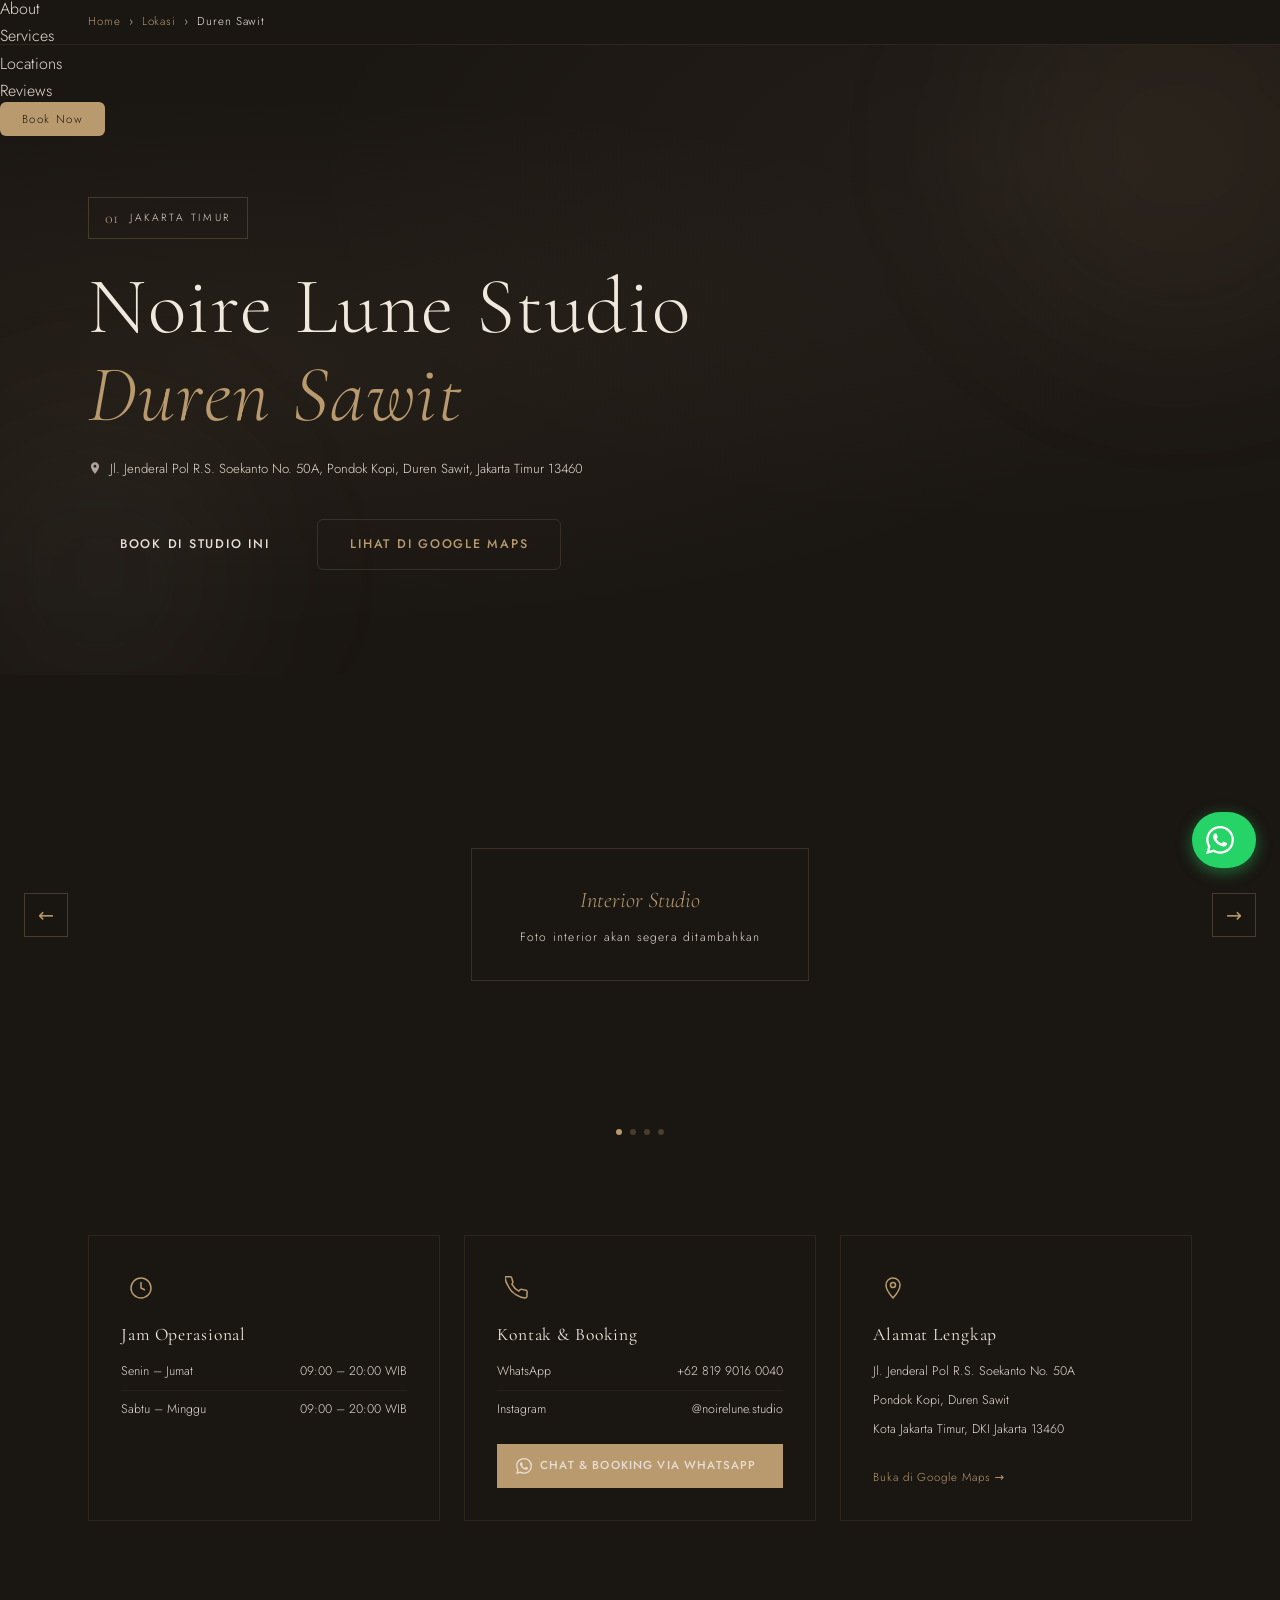
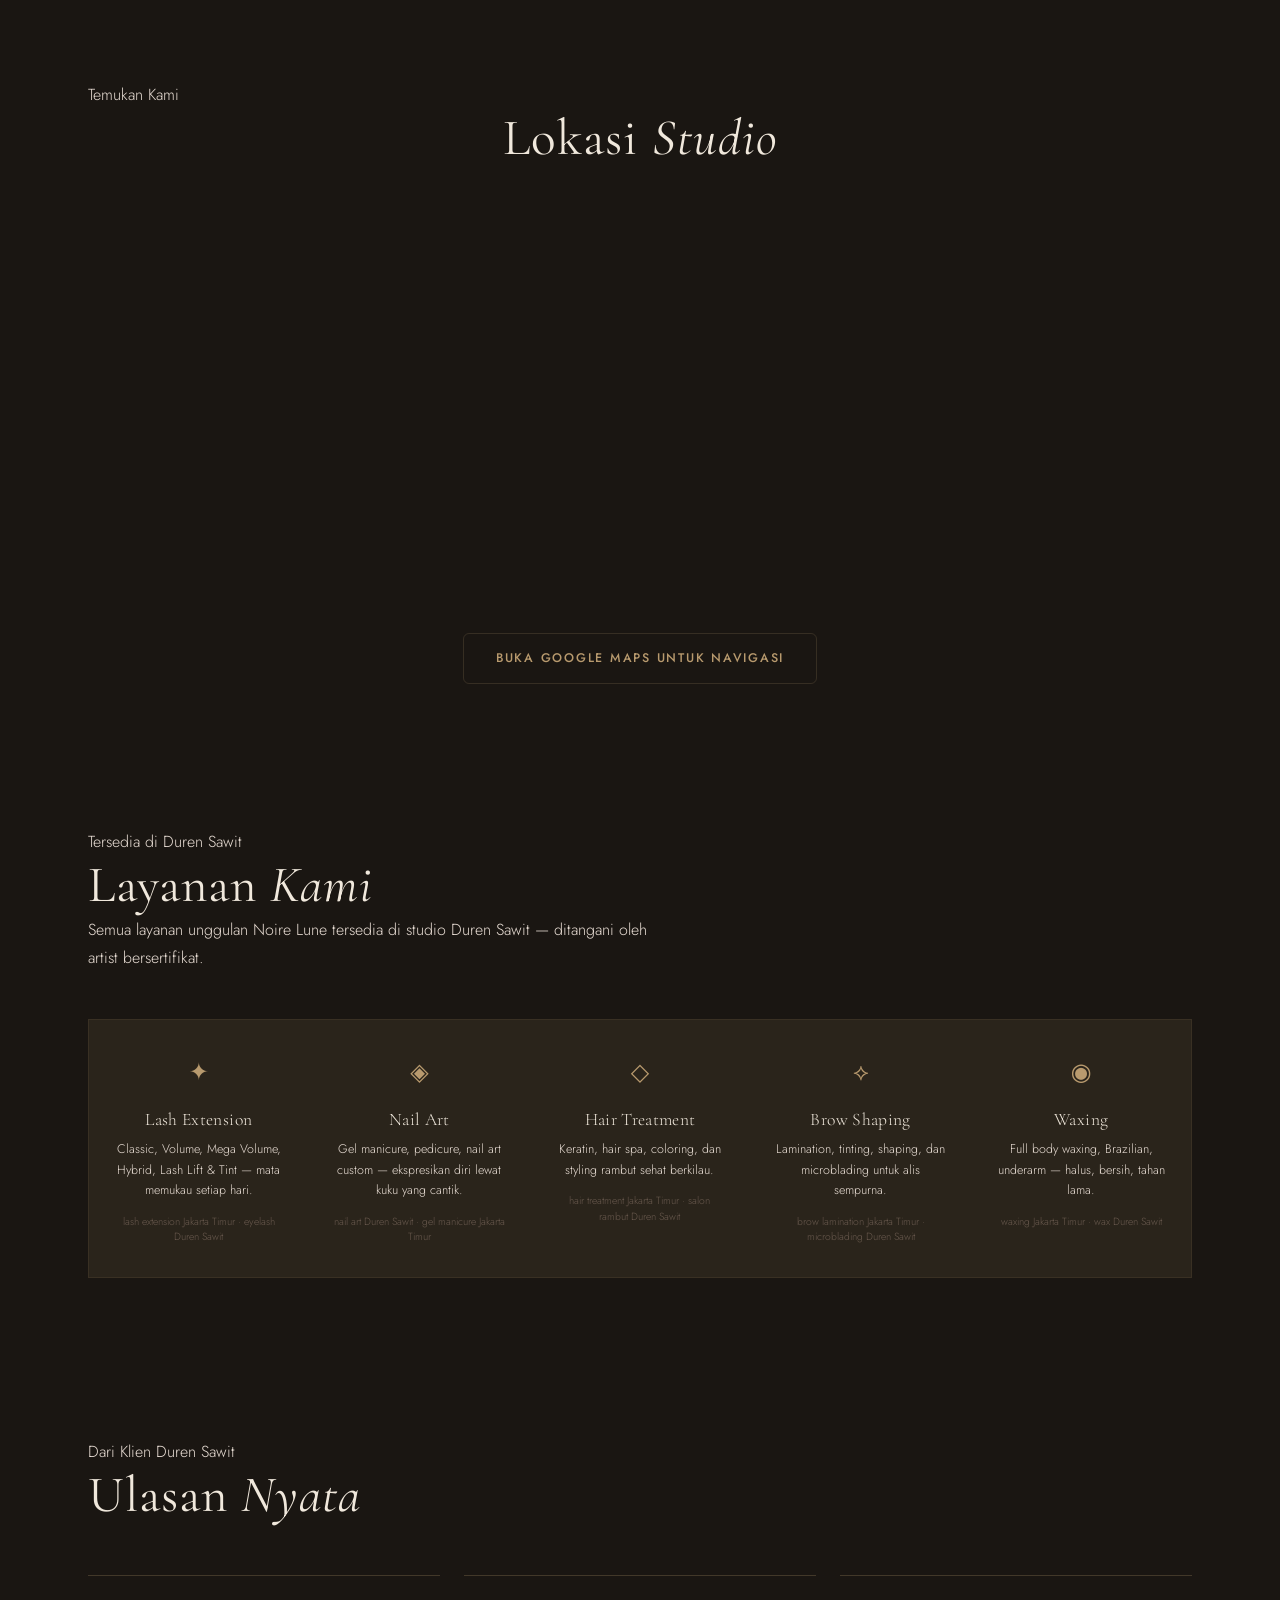
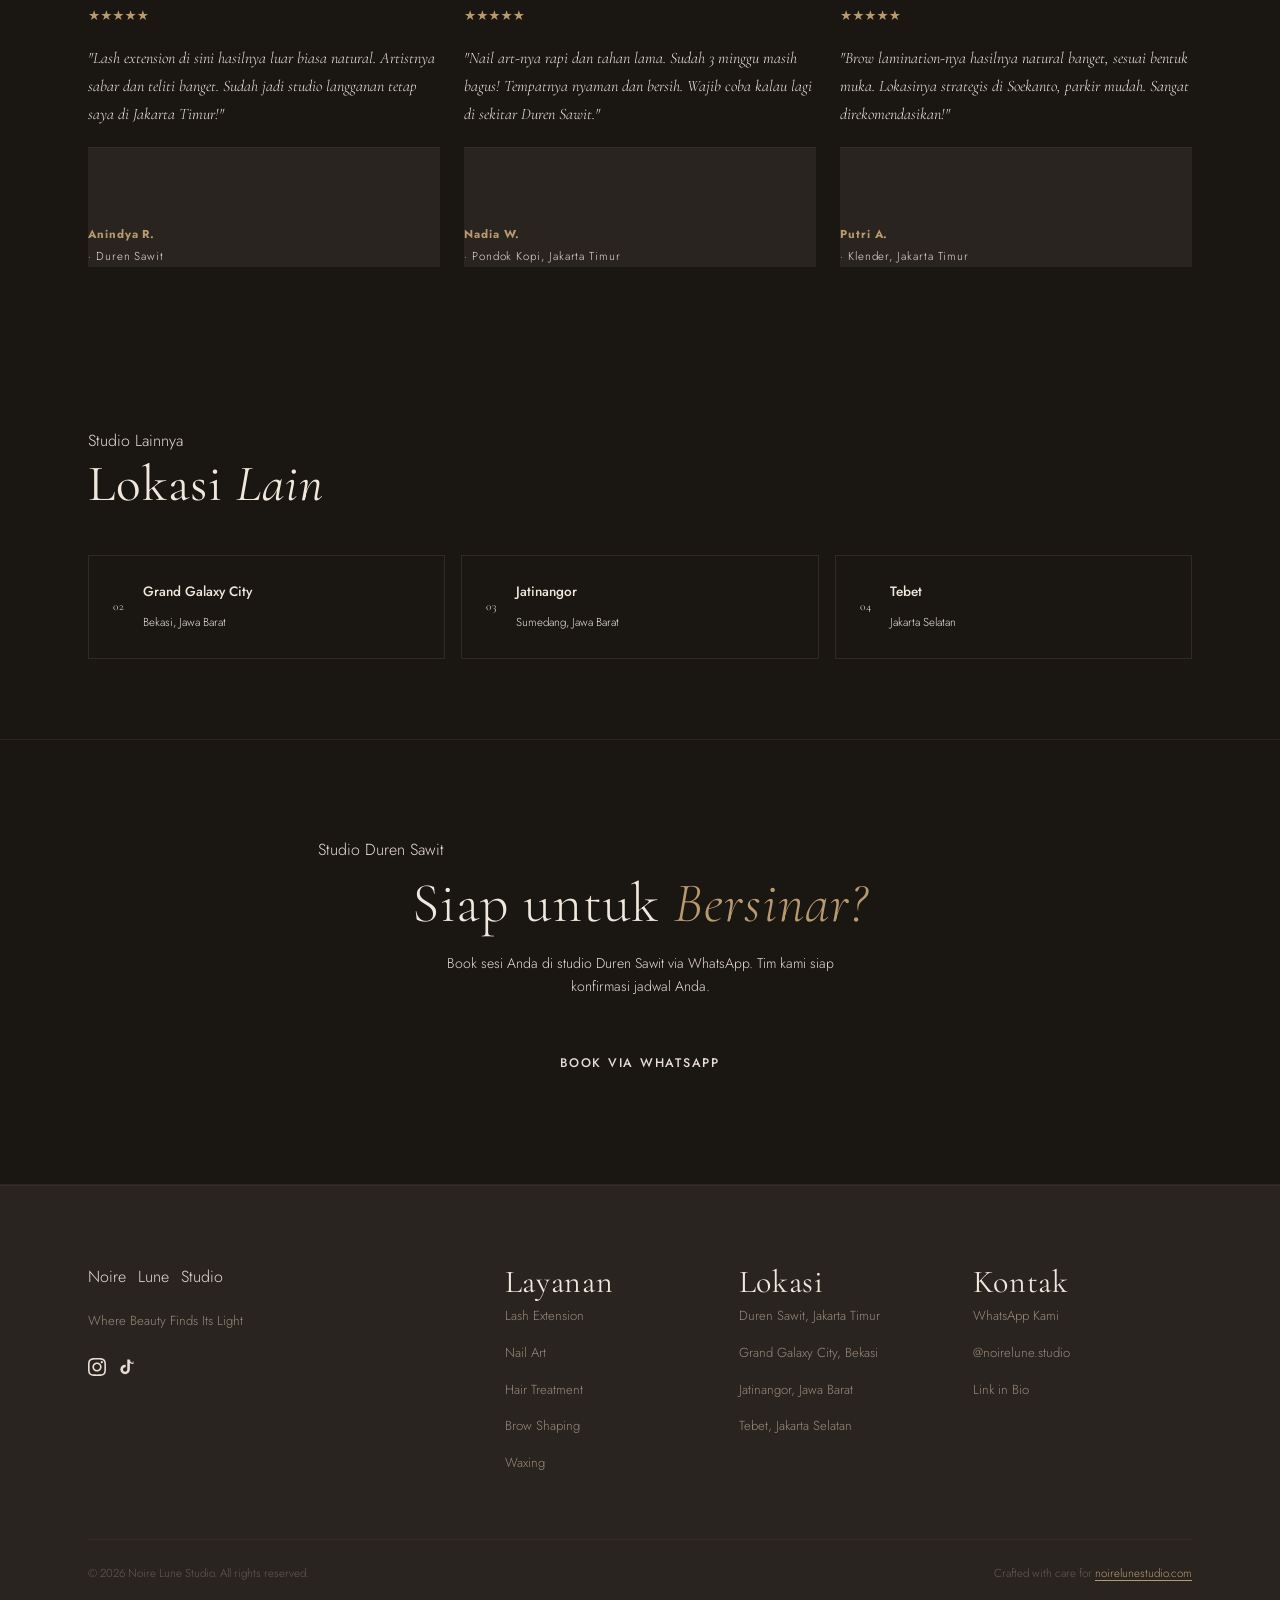
<file: duren-sawit.html>
<!DOCTYPE html>
<html lang="id">
<head>
  <meta charset="UTF-8">
  <meta name="viewport" content="width=device-width, initial-scale=1.0">
  <title>Noire Lune Studio Duren Sawit — Lash, Nail, Brow & Wax Jakarta Timur</title>
  <meta name="description" content="Noire Lune Studio Duren Sawit, Jakarta Timur. Jl. Jenderal Pol R.S. Soekanto No. 50A, Pondok Kopi. Layanan lash extension, nail art, brow lamination, waxing & hair treatment terbaik di Jakarta Timur.">
  <meta name="keywords" content="lash extension Jakarta Timur, nail art Duren Sawit, brow lamination Jakarta Timur, salon kecantikan Duren Sawit, waxing Jakarta Timur, Noire Lune Studio Duren Sawit, beauty salon Pondok Kopi">
  <meta name="robots" content="index, follow">
  <meta name="google-site-verification" content="Cj_XGp-mTF86rwgAuGbTsFyIeXzHEjZ3LZQjFWMq258" />
  <link rel="canonical" href="https://noirelunestudio.com/duren-sawit.html">
  <meta property="og:type" content="website">
  <meta property="og:url" content="https://noirelunestudio.com/duren-sawit.html">
  <meta property="og:title" content="Noire Lune Studio Duren Sawit — Beauty Salon Jakarta Timur">
  <meta property="og:description" content="Lash extension, nail art, brow lamination & waxing di Duren Sawit, Jakarta Timur. Jl. Jenderal Pol R.S. Soekanto No. 50A, Pondok Kopi.">
  <meta property="og:locale" content="id_ID">
  <meta property="og:site_name" content="Noire Lune Studio">
  <meta name="twitter:card" content="summary_large_image">
  <meta name="twitter:title" content="Noire Lune Studio Duren Sawit — Beauty Salon Jakarta Timur">
  <meta name="twitter:description" content="Lash extension, nail art, brow lamination & waxing di Duren Sawit, Jakarta Timur.">
  <script type="application/ld+json">
  {
    "@context": "https://schema.org",
    "@type": "BeautySalon",
    "name": "Noire Lune Studio Duren Sawit",
    "description": "Beauty salon premium di Duren Sawit, Jakarta Timur. Spesialisasi lash extension, nail art, brow lamination, waxing, dan hair treatment.",
    "url": "https://noirelunestudio.com/duren-sawit.html",
    "telephone": "+6281990160040",
    "address": {
      "@type": "PostalAddress",
      "streetAddress": "Jl. Jenderal Pol R.S. Soekanto No. 50A, Pondok Kopi",
      "addressLocality": "Duren Sawit",
      "addressRegion": "Jakarta Timur, DKI Jakarta",
      "postalCode": "13460",
      "addressCountry": "ID"
    },
    "geo": { "@type": "GeoCoordinates", "latitude": -6.2226, "longitude": 106.9271 },
    "openingHours": "Mo-Su 09:00-20:00",
    "priceRange": "$$",
    "sameAs": ["https://www.instagram.com/noirelune.studio/", "https://www.tiktok.com/@noire.lune.studio"],
    "hasMap": "https://maps.app.goo.gl/ZJaahpjxdvsbi3aPA",
    "parentOrganization": { "@type": "Organization", "name": "Noire Lune Studio", "url": "https://noirelunestudio.com" },
    "areaServed": ["Jakarta Timur", "Duren Sawit", "Pondok Kopi", "Klender", "Buaran"],
    "knowsAbout": ["Lash Extension", "Nail Art", "Brow Lamination", "Waxing", "Hair Treatment"]
  }
  </script>
  <script type="application/ld+json">
  {
    "@context": "https://schema.org",
    "@type": "BreadcrumbList",
    "itemListElement": [
      { "@type": "ListItem", "position": 1, "name": "Home", "item": "https://noirelunestudio.com" },
      { "@type": "ListItem", "position": 2, "name": "Lokasi", "item": "https://noirelunestudio.com/#locations" },
      { "@type": "ListItem", "position": 3, "name": "Duren Sawit", "item": "https://noirelunestudio.com/duren-sawit.html" }
    ]
  }
  </script>
  <link rel="preconnect" href="https://fonts.googleapis.com">
  <link rel="preconnect" href="https://fonts.gstatic.com" crossorigin>
  <link href="https://fonts.googleapis.com/css2?family=Cormorant+Garamond:ital,wght@0,300;0,400;0,500;1,300;1,400&family=Jost:wght@300;400;500&display=swap" rel="stylesheet">
  <link rel="stylesheet" href="style.css">
  <link rel="stylesheet" href="location.css">

  <!-- ===== Google Tag Manager ===== -->
  <script>(function(w,d,s,l,i){w[l]=w[l]||[];w[l].push({'gtm.start':
  new Date().getTime(),event:'gtm.js'});/* GTM loads after cookie consent */})(window,document,'script','dataLayer','GTM-WMM8KR5G');</script>
  <!-- End Google Tag Manager -->
</head>
<body>
<!-- ===== Google Tag Manager (noscript) ===== -->
<noscript>
  <iframe src="https://www.googletagmanager.com/ns.html?id=GTM-WMM8KR5G"
    height="0" width="0" style="display:none;visibility:hidden"></iframe>
</noscript>
<!-- End Google Tag Manager (noscript) -->

  <!-- NAV -->
  <nav class="navbar" id="navbar">
    <div class="nav-container">
      <a href="index.html" class="nav-logo">
        <span class="logo-noire">Noire</span>
        <span class="logo-lune">Lune</span>
        <span class="logo-studio">Studio</span>
      </a>
      <button class="nav-toggle" id="navToggle" aria-label="Toggle menu" aria-expanded="false">
        <span></span><span></span><span></span>
      </button>
      <ul class="nav-menu" id="navMenu">
        <li><a href="index.html#about" class="nav-link">About</a></li>
        <li><a href="index.html#services" class="nav-link">Services</a></li>
        <li><a href="index.html#locations" class="nav-link">Locations</a></li>
        <li><a href="index.html#testimonials" class="nav-link">Reviews</a></li>
        <li><a href="https://wa.me/6281990160040?text=Halo%20Noire%20Lune%2C%20saya%20ingin%20booking%20di%20Duren%20Sawit." class="nav-link nav-cta" target="_blank" rel="noopener">Book Now</a></li>
      </ul>
    </div>
  </nav>

  <!-- BREADCRUMB -->
  <div class="breadcrumb-bar">
    <div class="container">
      <nav aria-label="Breadcrumb">
        <ol class="breadcrumb">
          <li><a href="index.html">Home</a></li>
          <li aria-hidden="true">›</li>
          <li><a href="index.html#locations">Lokasi</a></li>
          <li aria-hidden="true">›</li>
          <li aria-current="page">Duren Sawit</li>
        </ol>
      </nav>
    </div>
  </div>

  <!-- LOCATION HERO -->
  <section class="loc-hero">
    <div class="loc-hero-bg"></div>
    <div class="loc-hero-orb loc-hero-orb--1"></div>
    <div class="loc-hero-orb loc-hero-orb--2"></div>
    <div class="container">
      <div class="loc-hero-content">
        <div class="loc-badge">
          <span class="loc-badge-num">01</span>
          <span class="loc-badge-city">Jakarta Timur</span>
        </div>
        <h1 class="loc-hero-title">
          Noire Lune Studio<br>
          <em>Duren Sawit</em>
        </h1>
        <p class="loc-hero-address">
          <svg viewBox="0 0 24 24" fill="currentColor" width="14" height="14" aria-hidden="true"><path d="M12 2C8.13 2 5 5.13 5 9c0 5.25 7 13 7 13s7-7.75 7-13c0-3.87-3.13-7-7-7zm0 9.5c-1.38 0-2.5-1.12-2.5-2.5s1.12-2.5 2.5-2.5 2.5 1.12 2.5 2.5-1.12 2.5-2.5 2.5z"/></svg>
          Jl. Jenderal Pol R.S. Soekanto No. 50A, Pondok Kopi, Duren Sawit, Jakarta Timur 13460
        </p>
        <div class="loc-hero-actions">
          <a href="https://wa.me/6281990160040?text=Halo%20Noire%20Lune%2C%20saya%20ingin%20booking%20di%20Duren%20Sawit." class="btn btn-primary" target="_blank" rel="noopener">Book di Studio Ini</a>
          <a href="https://maps.app.goo.gl/ZJaahpjxdvsbi3aPA" class="btn btn-outline" target="_blank" rel="noopener">Lihat di Google Maps</a>
        </div>
      </div>
    </div>
  </section>

  <!-- SLIDESHOW -->
  <section class="loc-slideshow">
    <div class="slideshow-track" id="slideshowTrack-ds">
      <div class="slide slide--placeholder">
        <div class="slide-inner">
          <span class="slide-label">Interior Studio</span>
          <p class="slide-hint">Foto interior akan segera ditambahkan</p>
        </div>
      </div>
      <div class="slide slide--placeholder">
        <div class="slide-inner">
          <span class="slide-label">Lash Treatment Area</span>
        </div>
      </div>
      <div class="slide slide--placeholder">
        <div class="slide-inner">
          <span class="slide-label">Nail Station</span>
        </div>
      </div>
      <div class="slide slide--placeholder">
        <div class="slide-inner">
          <span class="slide-label">Reception & Lounge</span>
        </div>
      </div>
    </div>
    <button class="slide-btn slide-btn--prev" onclick="slideMove('ds', -1)" aria-label="Previous">&#8592;</button>
    <button class="slide-btn slide-btn--next" onclick="slideMove('ds', 1)" aria-label="Next">&#8594;</button>
    <div class="slide-dots" id="slideDots-ds"></div>
  </section>

  <!-- INFO GRID -->
  <section class="loc-info">
    <div class="container">
      <div class="loc-info-grid">

        <div class="loc-info-card">
          <div class="loc-info-icon" aria-hidden="true">
            <svg viewBox="0 0 24 24" fill="none" stroke="currentColor" stroke-width="1.5"><circle cx="12" cy="12" r="10"/><polyline points="12,6 12,12 16,14"/></svg>
          </div>
          <h3 class="loc-info-title">Jam Operasional</h3>
          <div class="loc-info-rows">
            <div class="loc-info-row"><span>Senin – Jumat</span><span>09:00 – 20:00 WIB</span></div>
            <div class="loc-info-row"><span>Sabtu – Minggu</span><span>09:00 – 20:00 WIB</span></div>
          </div>
        </div>

        <div class="loc-info-card">
          <div class="loc-info-icon" aria-hidden="true">
            <svg viewBox="0 0 24 24" fill="none" stroke="currentColor" stroke-width="1.5"><path d="M22 16.92v3a2 2 0 01-2.18 2 19.79 19.79 0 01-8.63-3.07A19.5 19.5 0 013.07 9.81a19.79 19.79 0 01-3.07-8.67A2 2 0 012 .84h3a2 2 0 012 1.72c.127.96.361 1.903.7 2.81a2 2 0 01-.45 2.11L6.91 8.18a16 16 0 006.91 6.91l1.27-1.27a2 2 0 012.11-.45c.907.339 1.85.573 2.81.7A2 2 0 0122 16.92z"/></svg>
          </div>
          <h3 class="loc-info-title">Kontak & Booking</h3>
          <div class="loc-info-rows">
            <div class="loc-info-row"><span>WhatsApp</span><span>+62 819 9016 0040</span></div>
            <div class="loc-info-row"><span>Instagram</span><span>@noirelune.studio</span></div>
          </div>
          <a href="https://wa.me/6281990160040?text=Halo%20Noire%20Lune%2C%20saya%20ingin%20booking%20di%20Duren%20Sawit." class="loc-wa-btn" target="_blank" rel="noopener">
            <svg viewBox="0 0 24 24" fill="currentColor" width="16" height="16"><path d="M17.472 14.382c-.297-.149-1.758-.867-2.03-.967-.273-.099-.471-.148-.67.15-.197.297-.767.966-.94 1.164-.173.199-.347.223-.644.075-.297-.15-1.255-.463-2.39-1.475-.883-.788-1.48-1.761-1.653-2.059-.173-.297-.018-.458.13-.606.134-.133.298-.347.446-.52.149-.174.198-.298.298-.497.099-.198.05-.371-.025-.52-.075-.149-.669-1.612-.916-2.207-.242-.579-.487-.5-.669-.51-.173-.008-.371-.01-.57-.01-.198 0-.52.074-.792.372-.272.297-1.04 1.016-1.04 2.479 0 1.462 1.065 2.875 1.213 3.074.149.198 2.096 3.2 5.077 4.487.709.306 1.262.489 1.694.625.712.227 1.36.195 1.871.118.571-.085 1.758-.719 2.006-1.413.248-.694.248-1.289.173-1.413-.074-.124-.272-.198-.57-.347m-5.421 7.403h-.004a9.87 9.87 0 01-5.031-1.378l-.361-.214-3.741.982.998-3.648-.235-.374a9.86 9.86 0 01-1.51-5.26c.001-5.45 4.436-9.884 9.888-9.884 2.64 0 5.122 1.03 6.988 2.898a9.825 9.825 0 012.893 6.994c-.003 5.45-4.437 9.884-9.885 9.884m8.413-18.297A11.815 11.815 0 0012.05 0C5.495 0 .16 5.335.157 11.892c0 2.096.547 4.142 1.588 5.945L.057 24l6.305-1.654a11.882 11.882 0 005.683 1.448h.005c6.554 0 11.89-5.335 11.893-11.893a11.821 11.821 0 00-3.48-8.413z"/></svg>
            Chat & Booking via WhatsApp
          </a>
        </div>

        <div class="loc-info-card">
          <div class="loc-info-icon" aria-hidden="true">
            <svg viewBox="0 0 24 24" fill="none" stroke="currentColor" stroke-width="1.5"><path d="M12 2C8.13 2 5 5.13 5 9c0 5.25 7 13 7 13s7-7.75 7-13c0-3.87-3.13-7-7-7zm0 9.5c-1.38 0-2.5-1.12-2.5-2.5s1.12-2.5 2.5-2.5 2.5 1.12 2.5 2.5-1.12 2.5-2.5 2.5z"/></svg>
          </div>
          <h3 class="loc-info-title">Alamat Lengkap</h3>
          <div class="loc-info-rows">
            <div class="loc-info-row--full">Jl. Jenderal Pol R.S. Soekanto No. 50A</div>
            <div class="loc-info-row--full">Pondok Kopi, Duren Sawit</div>
            <div class="loc-info-row--full">Kota Jakarta Timur, DKI Jakarta 13460</div>
          </div>
          <a href="https://maps.app.goo.gl/ZJaahpjxdvsbi3aPA" class="loc-maps-btn" target="_blank" rel="noopener">Buka di Google Maps →</a>
        </div>

      </div>
    </div>
  </section>

  <!-- GOOGLE MAPS EMBED -->
  <section class="loc-maps-section">
    <div class="container">
      <p class="section-eyebrow">Temukan Kami</p>
      <h2 class="section-title loc-maps-title">Lokasi <em>Studio</em></h2>
    </div>
    <div class="loc-maps-embed">
      <iframe
        src="https://www.google.com/maps/embed?pb=!1m18!1m12!1m3!1d3966.3!2d106.9271!3d-6.2226!2m3!1f0!2f0!3f0!3m2!1i1024!2i768!4f13.1!3m3!1m2!1s0x0%3A0x0!2zNsKwMTMnMjEuNCJTIDEwNsKwNTUnMzQuNCJF!5e0!3m2!1sid!2sid!4v1620000000000!5m2!1sid!2sid"
        width="100%" height="400" style="border:0;" allowfullscreen loading="lazy"
        referrerpolicy="no-referrer-when-downgrade"
        title="Peta lokasi Noire Lune Studio Duren Sawit, Jakarta Timur">
      </iframe>
    </div>
    <div class="container" style="text-align:center; padding-top: 1.5rem;">
      <a href="https://maps.app.goo.gl/ZJaahpjxdvsbi3aPA" class="btn btn-outline" target="_blank" rel="noopener">Buka Google Maps untuk Navigasi</a>
    </div>
  </section>

  <!-- SERVICES AT THIS LOCATION -->
  <section class="loc-services">
    <div class="container">
      <div class="section-header">
        <p class="section-eyebrow">Tersedia di Duren Sawit</p>
        <h2 class="section-title">Layanan <em>Kami</em></h2>
        <p class="section-desc">Semua layanan unggulan Noire Lune tersedia di studio Duren Sawit — ditangani oleh artist bersertifikat.</p>
      </div>
      <div class="loc-services-grid">
        <div class="loc-service-item">
          <span class="loc-service-icon">✦</span>
          <h3>Lash Extension</h3>
          <p>Classic, Volume, Mega Volume, Hybrid, Lash Lift & Tint — mata memukau setiap hari.</p>
          <p class="loc-service-kw">lash extension Jakarta Timur · eyelash Duren Sawit</p>
        </div>
        <div class="loc-service-item">
          <span class="loc-service-icon">◈</span>
          <h3>Nail Art</h3>
          <p>Gel manicure, pedicure, nail art custom — ekspresikan diri lewat kuku yang cantik.</p>
          <p class="loc-service-kw">nail art Duren Sawit · gel manicure Jakarta Timur</p>
        </div>
        <div class="loc-service-item">
          <span class="loc-service-icon">◇</span>
          <h3>Hair Treatment</h3>
          <p>Keratin, hair spa, coloring, dan styling rambut sehat berkilau.</p>
          <p class="loc-service-kw">hair treatment Jakarta Timur · salon rambut Duren Sawit</p>
        </div>
        <div class="loc-service-item">
          <span class="loc-service-icon">⟡</span>
          <h3>Brow Shaping</h3>
          <p>Lamination, tinting, shaping, dan microblading untuk alis sempurna.</p>
          <p class="loc-service-kw">brow lamination Jakarta Timur · microblading Duren Sawit</p>
        </div>
        <div class="loc-service-item">
          <span class="loc-service-icon">◉</span>
          <h3>Waxing</h3>
          <p>Full body waxing, Brazilian, underarm — halus, bersih, tahan lama.</p>
          <p class="loc-service-kw">waxing Jakarta Timur · wax Duren Sawit</p>
        </div>
      </div>
    </div>
  </section>

  <!-- LOCAL TESTIMONIALS -->
  <section class="loc-testi">
    <div class="container">
      <p class="section-eyebrow">Dari Klien Duren Sawit</p>
      <h2 class="section-title">Ulasan <em>Nyata</em></h2>
      <div class="loc-testi-grid">
        <blockquote class="loc-testi-card">
          <div class="testi-stars">★★★★★</div>
          <p>"Lash extension di sini hasilnya luar biasa natural. Artistnya sabar dan teliti banget. Sudah jadi studio langganan tetap saya di Jakarta Timur!"</p>
          <footer><strong>Anindya R.</strong> · Duren Sawit</footer>
        </blockquote>
        <blockquote class="loc-testi-card">
          <div class="testi-stars">★★★★★</div>
          <p>"Nail art-nya rapi dan tahan lama. Sudah 3 minggu masih bagus! Tempatnya nyaman dan bersih. Wajib coba kalau lagi di sekitar Duren Sawit."</p>
          <footer><strong>Nadia W.</strong> · Pondok Kopi, Jakarta Timur</footer>
        </blockquote>
        <blockquote class="loc-testi-card">
          <div class="testi-stars">★★★★★</div>
          <p>"Brow lamination-nya hasilnya natural banget, sesuai bentuk muka. Lokasinya strategis di Soekanto, parkir mudah. Sangat direkomendasikan!"</p>
          <footer><strong>Putri A.</strong> · Klender, Jakarta Timur</footer>
        </blockquote>
      </div>
    </div>
  </section>

  <!-- OTHER LOCATIONS -->
  <section class="loc-other">
    <div class="container">
      <p class="section-eyebrow">Studio Lainnya</p>
      <h2 class="section-title">Lokasi <em>Lain</em></h2>
      <div class="loc-other-grid">
        <a href="bekasi.html" class="loc-other-card">
          <span class="loc-other-num">02</span>
          <div><strong>Grand Galaxy City</strong><span>Bekasi, Jawa Barat</span></div>
          <span class="loc-other-arrow">→</span>
        </a>
        <a href="jatinangor.html" class="loc-other-card">
          <span class="loc-other-num">03</span>
          <div><strong>Jatinangor</strong><span>Sumedang, Jawa Barat</span></div>
          <span class="loc-other-arrow">→</span>
        </a>
        <a href="tebet.html" class="loc-other-card">
          <span class="loc-other-num">04</span>
          <div><strong>Tebet</strong><span>Jakarta Selatan</span></div>
          <span class="loc-other-arrow">→</span>
        </a>
      </div>
    </div>
  </section>

  <!-- BOOKING CTA -->
  <section class="loc-cta">
    <div class="container">
      <p class="section-eyebrow">Studio Duren Sawit</p>
      <h2 class="loc-cta-title">Siap untuk <em>Bersinar?</em></h2>
      <p class="loc-cta-desc">Book sesi Anda di studio Duren Sawit via WhatsApp. Tim kami siap konfirmasi jadwal Anda.</p>
      <a href="https://wa.me/6281990160040?text=Halo%20Noire%20Lune%2C%20saya%20ingin%20booking%20di%20studio%20Duren%20Sawit." class="btn btn-primary btn-large" target="_blank" rel="noopener">
        Book via WhatsApp
      </a>
    </div>
  </section>

  <!-- FOOTER -->
  <footer class="footer">
    <div class="container">
      <div class="footer-grid">
        <div class="footer-brand">
          <a href="index.html" class="nav-logo footer-logo"><span class="logo-noire">Noire</span><span class="logo-lune">Lune</span><span class="logo-studio">Studio</span></a>
          <p class="footer-tagline">Where Beauty Finds Its Light</p>
          <div class="footer-social">
            <a href="https://www.instagram.com/noirelune.studio/" target="_blank" rel="noopener" aria-label="Instagram">
              <svg viewBox="0 0 24 24" fill="currentColor" width="18" height="18"><path d="M12 2.163c3.204 0 3.584.012 4.85.07 3.252.148 4.771 1.691 4.919 4.919.058 1.265.069 1.645.069 4.849 0 3.205-.012 3.584-.069 4.849-.149 3.225-1.664 4.771-4.919 4.919-1.266.058-1.644.07-4.85.07-3.204 0-3.584-.012-4.849-.07-3.26-.149-4.771-1.699-4.919-4.92-.058-1.265-.07-1.644-.07-4.849 0-3.204.013-3.583.07-4.849.149-3.227 1.664-4.771 4.919-4.919 1.266-.057 1.645-.069 4.849-.069zm0-2.163c-3.259 0-3.667.014-4.947.072-4.358.2-6.78 2.618-6.98 6.98-.059 1.281-.073 1.689-.073 4.948 0 3.259.014 3.668.072 4.948.2 4.358 2.618 6.78 6.98 6.98 1.281.058 1.689.072 4.948.072 3.259 0 3.668-.014 4.948-.072 4.354-.2 6.782-2.618 6.979-6.98.059-1.28.073-1.689.073-4.948 0-3.259-.014-3.667-.072-4.947-.196-4.354-2.617-6.78-6.979-6.98-1.281-.059-1.69-.073-4.949-.073zm0 5.838c-3.403 0-6.162 2.759-6.162 6.162s2.759 6.163 6.162 6.163 6.162-2.759 6.162-6.163c0-3.403-2.759-6.162-6.162-6.162zm0 10.162c-2.209 0-4-1.79-4-4 0-2.209 1.791-4 4-4s4 1.791 4 4c0 2.21-1.791 4-4 4zm6.406-11.845c-.796 0-1.441.645-1.441 1.44s.645 1.44 1.441 1.44c.795 0 1.439-.645 1.439-1.44s-.644-1.44-1.439-1.44z"/></svg>
            </a>
            <a href="https://www.tiktok.com/@noire.lune.studio" target="_blank" rel="noopener" aria-label="TikTok">
              <svg viewBox="0 0 24 24" fill="currentColor" width="18" height="18"><path d="M19.59 6.69a4.83 4.83 0 01-3.77-4.25V2h-3.45v13.67a2.89 2.89 0 01-2.88 2.5 2.89 2.89 0 01-2.89-2.89 2.89 2.89 0 012.89-2.89c.28 0 .54.04.79.1V9.01a6.33 6.33 0 00-.79-.05 6.34 6.34 0 00-6.34 6.34 6.34 6.34 0 006.34 6.34 6.34 6.34 0 006.33-6.34l.01-8.77a8.18 8.18 0 004.78 1.52V4.61a4.85 4.85 0 01-1.03-.07z"/></svg>
            </a>
          </div>
        </div>
        <div class="footer-col">
          <h3 class="footer-heading">Layanan</h3>
          <ul class="footer-links">
            <li><a href="index.html#services">Lash Extension</a></li>
            <li><a href="index.html#services">Nail Art</a></li>
            <li><a href="index.html#services">Hair Treatment</a></li>
            <li><a href="index.html#services">Brow Shaping</a></li>
            <li><a href="index.html#services">Waxing</a></li>
          </ul>
        </div>
        <div class="footer-col">
          <h3 class="footer-heading">Lokasi</h3>
          <ul class="footer-links">
            <li><a href="duren-sawit.html">Duren Sawit, Jakarta Timur</a></li>
            <li><a href="bekasi.html">Grand Galaxy City, Bekasi</a></li>
            <li><a href="jatinangor.html">Jatinangor, Jawa Barat</a></li>
            <li><a href="tebet.html">Tebet, Jakarta Selatan</a></li>
          </ul>
        </div>
        <div class="footer-col">
          <h3 class="footer-heading">Kontak</h3>
          <ul class="footer-links">
            <li><a href="https://wa.me/6281990160040" target="_blank" rel="noopener">WhatsApp Kami</a></li>
            <li><a href="https://www.instagram.com/noirelune.studio/" target="_blank" rel="noopener">@noirelune.studio</a></li>
            <li><a href="links.html">Link in Bio</a></li>
          </ul>
        </div>
      </div>
      <div class="footer-bottom">
        <p>© 2026 Noire Lune Studio. All rights reserved.</p>
        <p>Crafted with care for <a href="index.html">noirelunestudio.com</a></p>
      </div>
    </div>
  </footer>

  <script src="script.js"></script>
  <script src="location.js"></script>

<!-- WhatsApp Float Button -->
<a href="https://wa.me/6281990160040?text=Halo%20Noire%20Lune%20Studio%2C%20saya%20ingin%20booking%20treatment." class="wa-float-btn" id="wa-float-btn" target="_blank" rel="noopener noreferrer" aria-label="Chat &amp; Book via WhatsApp">
  <svg class="wa-icon" xmlns="http://www.w3.org/2000/svg" viewBox="0 0 24 24" fill="white"><path d="M17.472 14.382c-.297-.149-1.758-.867-2.03-.967-.273-.099-.471-.148-.67.15-.197.297-.767.966-.94 1.164-.173.199-.347.223-.644.075-.297-.15-1.255-.463-2.39-1.475-.883-.788-1.48-1.761-1.653-2.059-.173-.297-.018-.458.13-.606.134-.133.298-.347.446-.52.149-.174.198-.298.298-.497.099-.198.05-.371-.025-.52-.075-.149-.669-1.612-.916-2.207-.242-.579-.487-.5-.669-.51-.173-.008-.371-.01-.57-.01-.198 0-.52.074-.792.372-.272.297-1.04 1.016-1.04 2.479 0 1.462 1.065 2.875 1.213 3.074.149.198 2.096 3.2 5.077 4.487.709.306 1.262.489 1.694.625.712.227 1.36.195 1.871.118.571-.085 1.758-.719 2.006-1.413.248-.694.248-1.289.173-1.413-.074-.124-.272-.198-.57-.347m-5.421 7.403h-.004a9.87 9.87 0 01-5.031-1.378l-.361-.214-3.741.982.998-3.648-.235-.374a9.86 9.86 0 01-1.51-5.26c.001-5.45 4.436-9.884 9.888-9.884 2.64 0 5.122 1.03 6.988 2.898a9.825 9.825 0 012.893 6.994c-.003 5.45-4.437 9.884-9.885 9.884m8.413-18.297A11.815 11.815 0 0012.05 0C5.495 0 .16 5.335.157 11.892c0 2.096.547 4.142 1.588 5.945L.057 24l6.305-1.654a11.882 11.882 0 005.683 1.448h.005c6.554 0 11.89-5.335 11.893-11.893a11.821 11.821 0 00-3.48-8.413z"/></svg>
  <span class="wa-label">Book Now</span>
  <span class="wa-tooltip">Chat &amp; Book via WhatsApp</span>
</a>
</body>
</html>
</file>
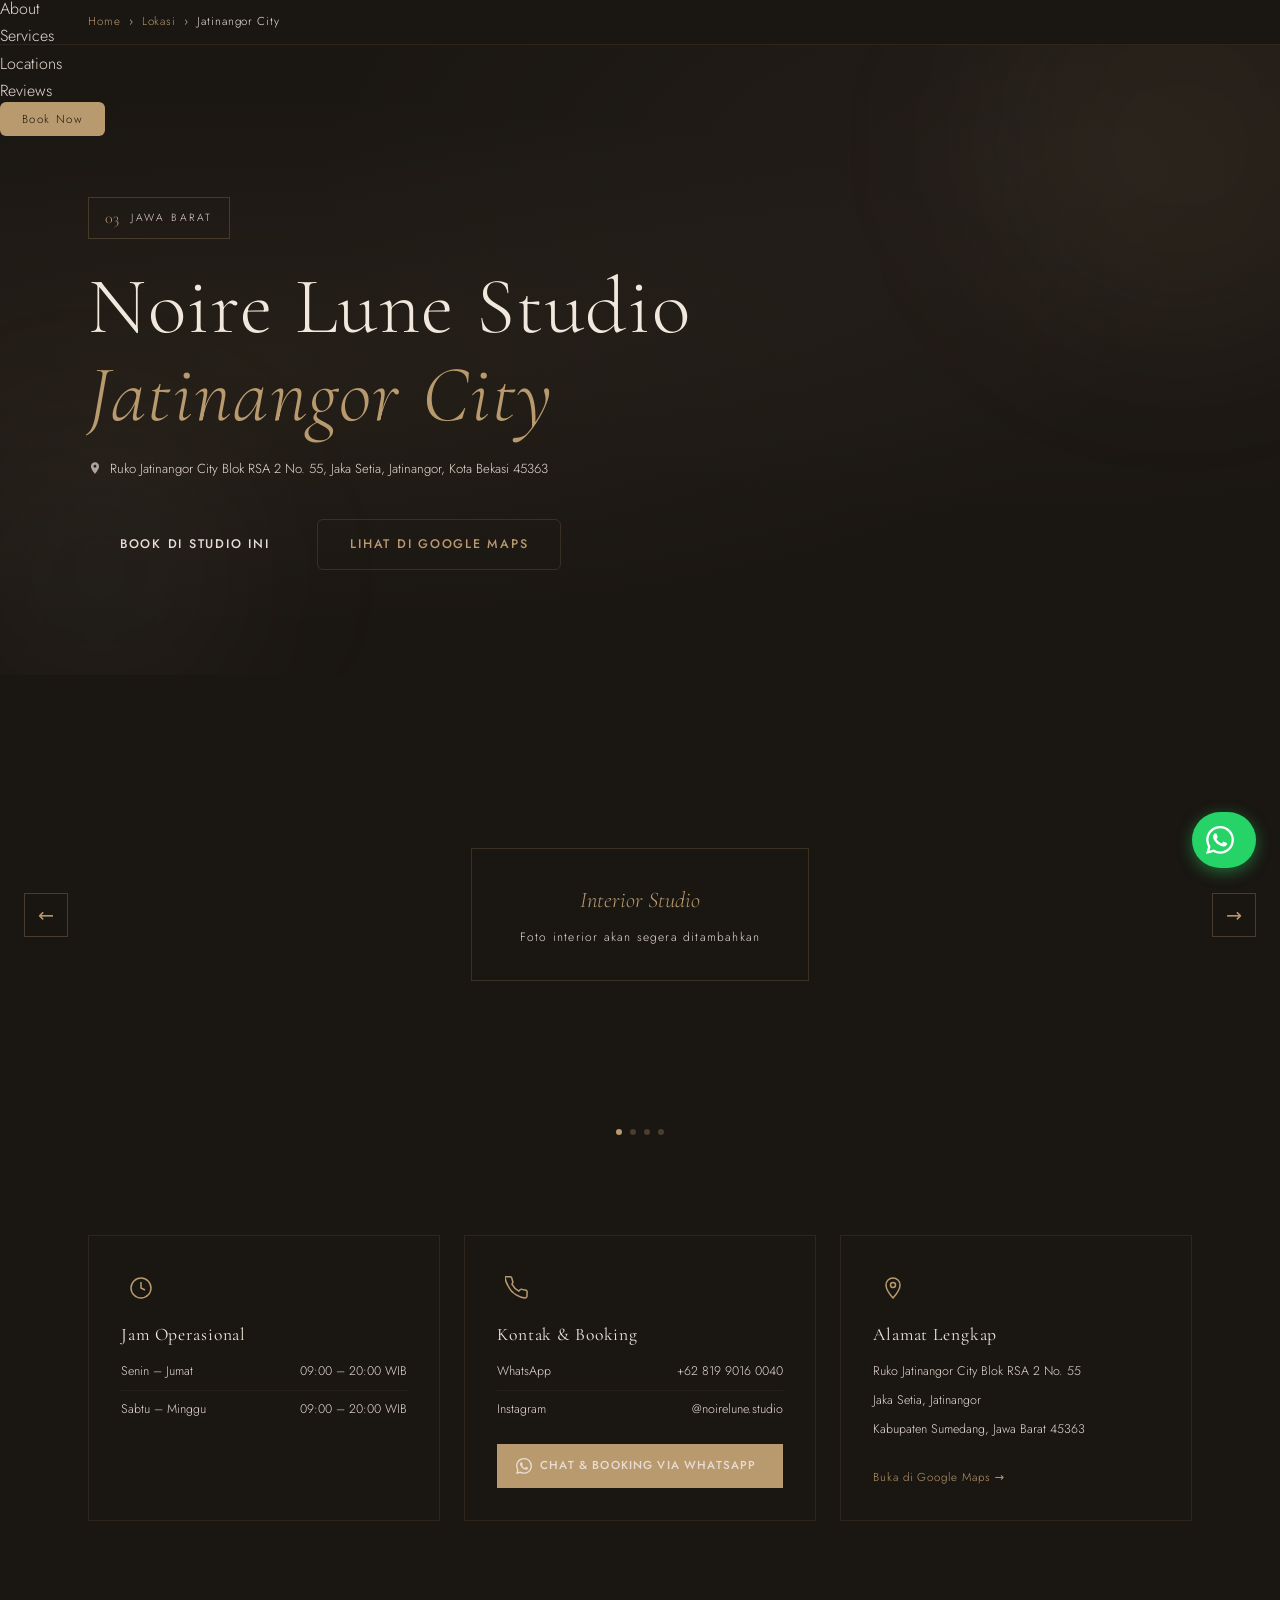
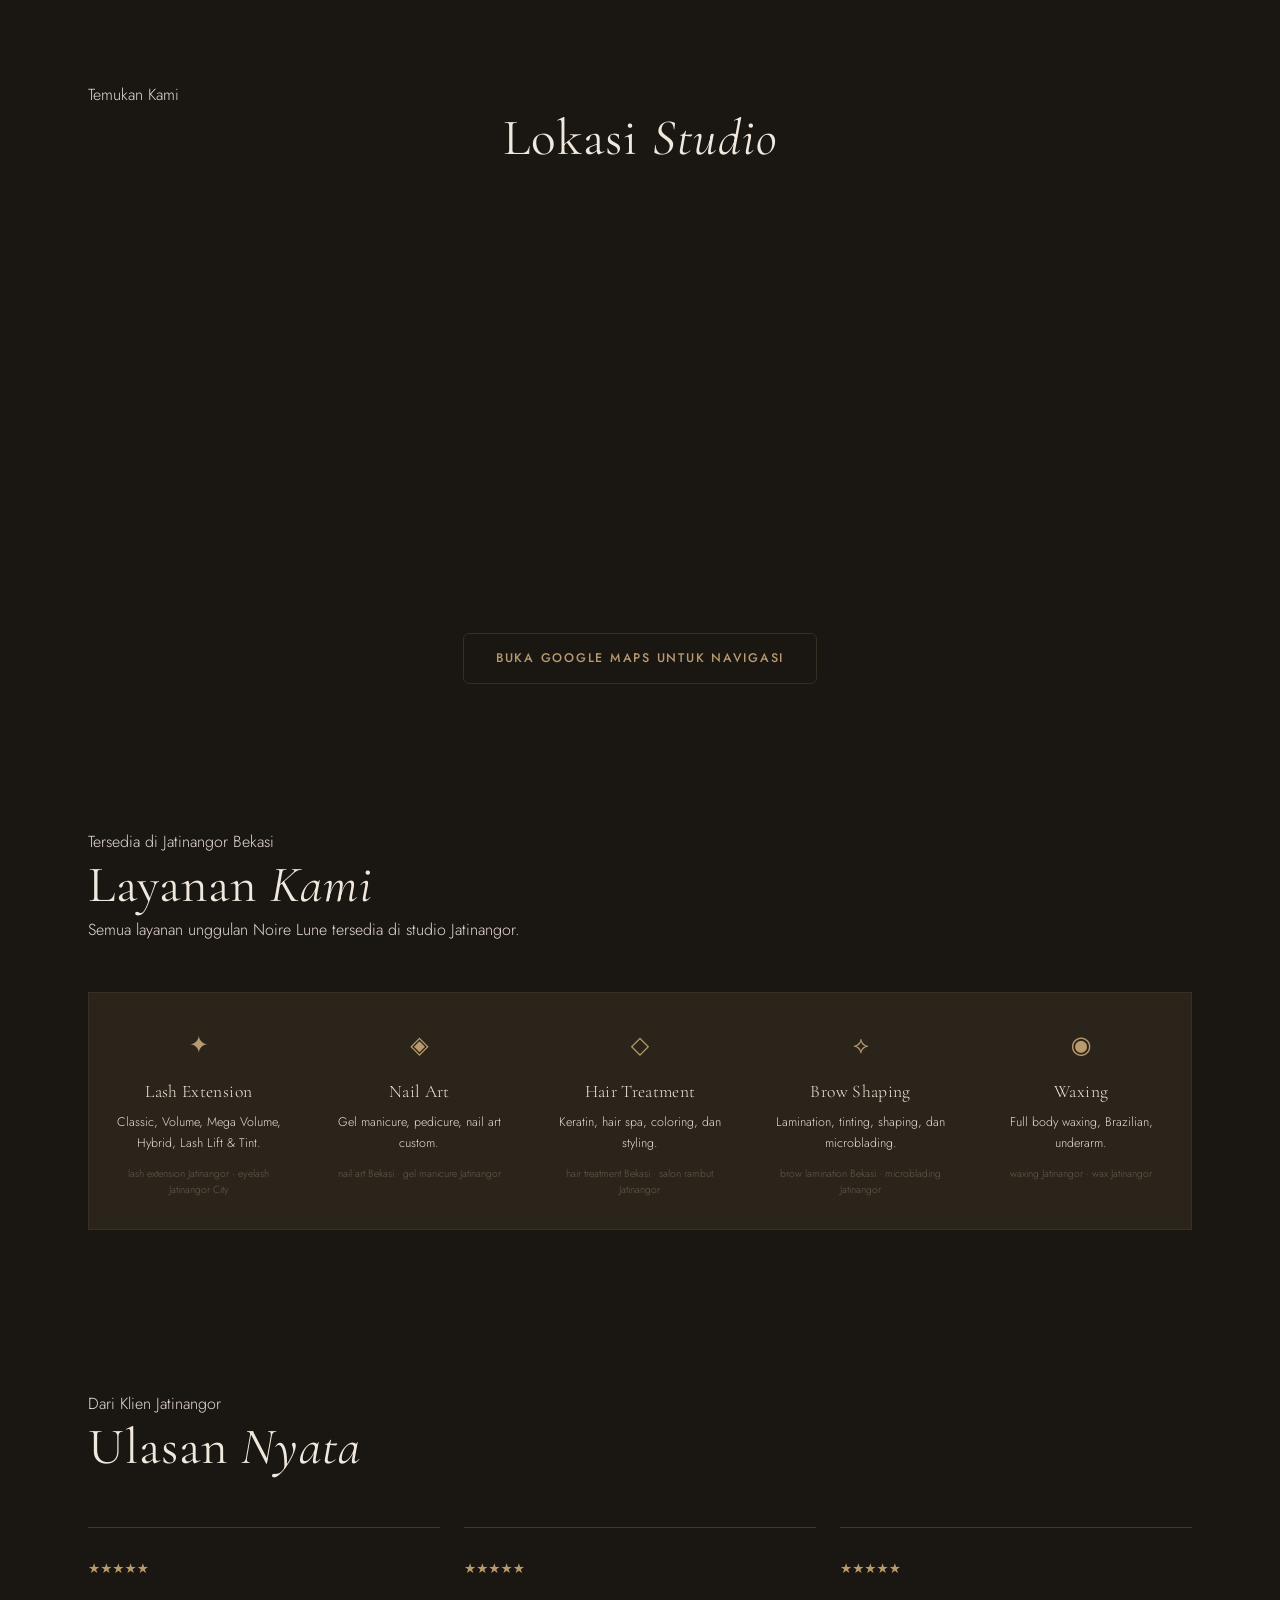
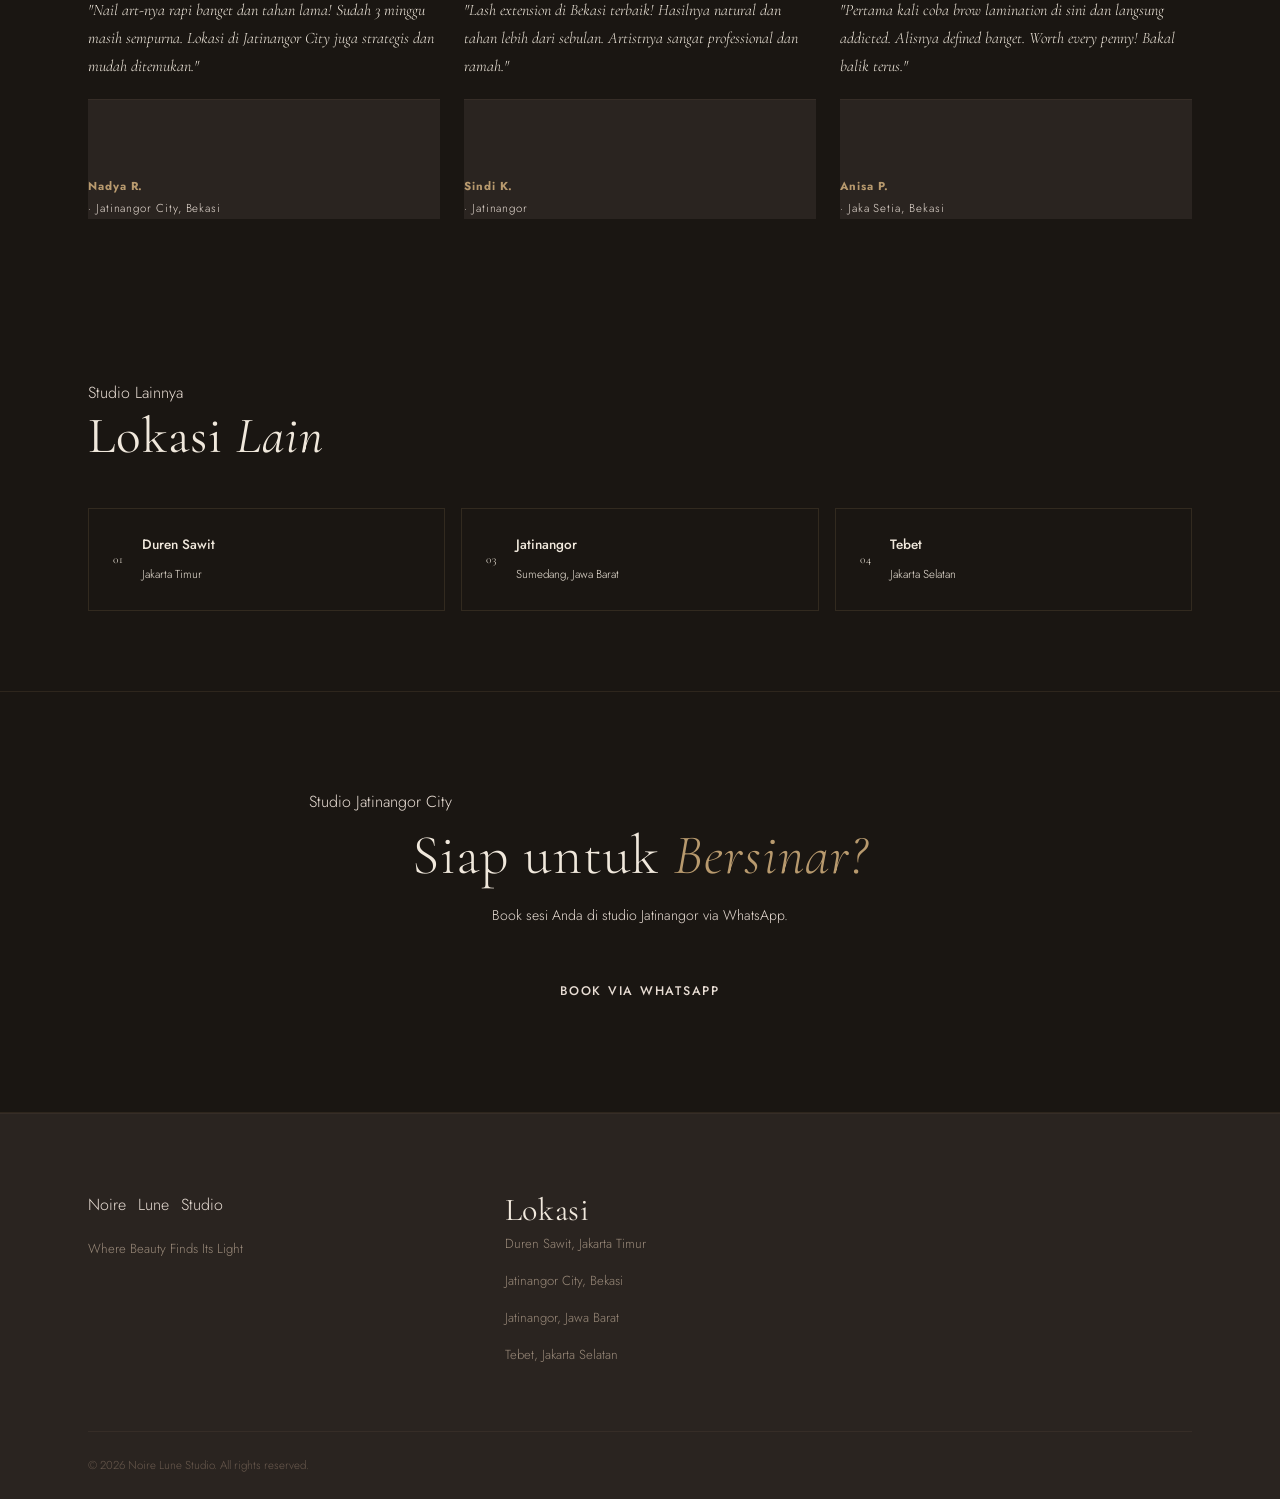
<file: jatinangor.html>
<!DOCTYPE html>
<html lang="id">
<head>
  <meta charset="UTF-8">
  <meta name="viewport" content="width=device-width, initial-scale=1.0">
  <title>Noire Lune Studio Jatinangor — Lash, Nail, Brow & Wax Bekasi</title>
  <meta name="description" content="Noire Lune Studio Jatinangor City, Jatinangor. Ruko Jatinangor City Blok RSA 2 No. 55, Jaka Setia. Layanan lash extension, nail art, brow lamination & waxing terbaik di Bekasi.">
  <meta name="keywords" content="lash extension Jatinangor, nail art Jatinangor City, brow lamination Bekasi, salon kecantikan Jatinangor, waxing Jatinangor, Noire Lune Studio Jatinangor, beauty salon Jatinangor, eyelash extension Jatinangor">
  <meta name="robots" content="index, follow">
  <meta name="google-site-verification" content="Cj_XGp-mTF86rwgAuGbTsFyIeXzHEjZ3LZQjFWMq258" />
  <link rel="canonical" href="https://noirelunestudio.com/jatinangor.html">
  <meta property="og:type" content="website">
  <meta property="og:url" content="https://noirelunestudio.com/jatinangor.html">
  <meta property="og:title" content="Noire Lune Studio Jatinangor City — Beauty Salon Bekasi">
  <meta property="og:description" content="Lash extension, nail art, brow lamination & waxing di Jatinangor City, Jatinangor.">
  <meta property="og:locale" content="id_ID">
  <meta property="og:site_name" content="Noire Lune Studio">
  <script type="application/ld+json">
  {
    "@context": "https://schema.org",
    "@type": "BeautySalon",
    "name": "Noire Lune Studio Jatinangor",
    "description": "Beauty salon premium di Jatinangor City, Jatinangor. Spesialisasi lash extension, nail art, brow lamination, waxing, dan hair treatment.",
    "url": "https://noirelunestudio.com/jatinangor.html",
    "telephone": "+6281990160040",
    "address": {
      "@type": "PostalAddress",
      "streetAddress": "Ruko Jatinangor City Blok RSA 2 No. 55, Jaka Setia",
      "addressLocality": "Jatinangor",
      "addressRegion": "Kabupaten Sumedang, Jawa Barat",
      "postalCode": "45363",
      "addressCountry": "ID"
    },
    "openingHours": "Mo-Su 09:00-20:00",
    "priceRange": "$$",
    "hasMap": "https://maps.app.goo.gl/nJS29RTMhS8d6Hzo9",
    "parentOrganization": { "@type": "Organization", "name": "Noire Lune Studio", "url": "https://noirelunestudio.com" },
    "areaServed": ["Bekasi", "Jatinangor", "Jatinangor City", "Jaka Setia", "Bintara"],
    "knowsAbout": ["Lash Extension", "Nail Art", "Brow Lamination", "Waxing", "Hair Treatment"]
  }
  </script>
  <script type="application/ld+json">
  {
    "@context": "https://schema.org",
    "@type": "BreadcrumbList",
    "itemListElement": [
      { "@type": "ListItem", "position": 1, "name": "Home", "item": "https://noirelunestudio.com" },
      { "@type": "ListItem", "position": 2, "name": "Lokasi", "item": "https://noirelunestudio.com/#locations" },
      { "@type": "ListItem", "position": 3, "name": "Jatinangor", "item": "https://noirelunestudio.com/jatinangor.html" }
    ]
  }
  </script>
  <link rel="preconnect" href="https://fonts.googleapis.com">
  <link rel="preconnect" href="https://fonts.gstatic.com" crossorigin>
  <link href="https://fonts.googleapis.com/css2?family=Cormorant+Garamond:ital,wght@0,300;0,400;0,500;1,300;1,400&family=Jost:wght@300;400;500&display=swap" rel="stylesheet">
  <link rel="stylesheet" href="style.css">
  <link rel="stylesheet" href="location.css">

  <!-- ===== Google Tag Manager ===== -->
  <script>(function(w,d,s,l,i){w[l]=w[l]||[];w[l].push({'gtm.start':
  new Date().getTime(),event:'gtm.js'});/* GTM loads after cookie consent */})(window,document,'script','dataLayer','GTM-WMM8KR5G');</script>
  <!-- End Google Tag Manager -->
</head>
<body>
<!-- ===== Google Tag Manager (noscript) ===== -->
<noscript>
  <iframe src="https://www.googletagmanager.com/ns.html?id=GTM-WMM8KR5G"
    height="0" width="0" style="display:none;visibility:hidden"></iframe>
</noscript>
<!-- End Google Tag Manager (noscript) -->
  <nav class="navbar" id="navbar">
    <div class="nav-container">
      <a href="index.html" class="nav-logo"><span class="logo-noire">Noire</span><span class="logo-lune">Lune</span><span class="logo-studio">Studio</span></a>
      <button class="nav-toggle" id="navToggle" aria-label="Toggle menu" aria-expanded="false"><span></span><span></span><span></span></button>
      <ul class="nav-menu" id="navMenu">
        <li><a href="index.html#about" class="nav-link">About</a></li>
        <li><a href="index.html#services" class="nav-link">Services</a></li>
        <li><a href="index.html#locations" class="nav-link">Locations</a></li>
        <li><a href="index.html#testimonials" class="nav-link">Reviews</a></li>
        <li><a href="https://wa.me/6281990160040?text=Halo%20Noire%20Lune%2C%20saya%20ingin%20booking%20di%20Grand%20Galaxy%20Bekasi." class="nav-link nav-cta" target="_blank" rel="noopener">Book Now</a></li>
      </ul>
    </div>
  </nav>
  <div class="breadcrumb-bar"><div class="container"><nav aria-label="Breadcrumb"><ol class="breadcrumb"><li><a href="index.html">Home</a></li><li aria-hidden="true">›</li><li><a href="index.html#locations">Lokasi</a></li><li aria-hidden="true">›</li><li aria-current="page">Jatinangor City</li></ol></nav></div></div>
  <section class="loc-hero">
    <div class="loc-hero-bg"></div>
    <div class="loc-hero-orb loc-hero-orb--1"></div>
    <div class="loc-hero-orb loc-hero-orb--2"></div>
    <div class="container">
      <div class="loc-hero-content">
        <div class="loc-badge"><span class="loc-badge-num">03</span><span class="loc-badge-city">Jawa Barat</span></div>
        <h1 class="loc-hero-title">Noire Lune Studio<br><em>Jatinangor City</em></h1>
        <p class="loc-hero-address"><svg viewBox="0 0 24 24" fill="currentColor" width="14" height="14" aria-hidden="true"><path d="M12 2C8.13 2 5 5.13 5 9c0 5.25 7 13 7 13s7-7.75 7-13c0-3.87-3.13-7-7-7zm0 9.5c-1.38 0-2.5-1.12-2.5-2.5s1.12-2.5 2.5-2.5 2.5 1.12 2.5 2.5-1.12 2.5-2.5 2.5z"/></svg> Ruko Jatinangor City Blok RSA 2 No. 55, Jaka Setia, Jatinangor, Kota Bekasi 45363</p>
        <div class="loc-hero-actions">
          <a href="https://wa.me/6281990160040?text=Halo%20Noire%20Lune%2C%20saya%20ingin%20booking%20di%20Grand%20Galaxy%20Bekasi." class="btn btn-primary" target="_blank" rel="noopener">Book di Studio Ini</a>
          <a href="https://maps.app.goo.gl/nJS29RTMhS8d6Hzo9" class="btn btn-outline" target="_blank" rel="noopener">Lihat di Google Maps</a>
        </div>
      </div>
    </div>
  </section>
  <section class="loc-slideshow">
    <div class="slideshow-track" id="slideshowTrack-jn">
      <div class="slide slide--placeholder"><div class="slide-inner"><span class="slide-label">Interior Studio</span><p class="slide-hint">Foto interior akan segera ditambahkan</p></div></div>
      <div class="slide slide--placeholder"><div class="slide-inner"><span class="slide-label">Lash Treatment Area</span></div></div>
      <div class="slide slide--placeholder"><div class="slide-inner"><span class="slide-label">Nail Station</span></div></div>
      <div class="slide slide--placeholder"><div class="slide-inner"><span class="slide-label">Reception & Lounge</span></div></div>
    </div>
    <button class="slide-btn slide-btn--prev" onclick="slideMove('jn', -1)" aria-label="Previous">&#8592;</button>
    <button class="slide-btn slide-btn--next" onclick="slideMove('jn', 1)" aria-label="Next">&#8594;</button>
    <div class="slide-dots" id="slideDots-jn"></div>
  </section>
  <section class="loc-info">
    <div class="container">
      <div class="loc-info-grid">
        <div class="loc-info-card">
          <div class="loc-info-icon"><svg viewBox="0 0 24 24" fill="none" stroke="currentColor" stroke-width="1.5"><circle cx="12" cy="12" r="10"/><polyline points="12,6 12,12 16,14"/></svg></div>
          <h3 class="loc-info-title">Jam Operasional</h3>
          <div class="loc-info-rows">
            <div class="loc-info-row"><span>Senin – Jumat</span><span>09:00 – 20:00 WIB</span></div>
            <div class="loc-info-row"><span>Sabtu – Minggu</span><span>09:00 – 20:00 WIB</span></div>
          </div>
        </div>
        <div class="loc-info-card">
          <div class="loc-info-icon"><svg viewBox="0 0 24 24" fill="none" stroke="currentColor" stroke-width="1.5"><path d="M22 16.92v3a2 2 0 01-2.18 2 19.79 19.79 0 01-8.63-3.07A19.5 19.5 0 013.07 9.81a19.79 19.79 0 01-3.07-8.67A2 2 0 012 .84h3a2 2 0 012 1.72c.127.96.361 1.903.7 2.81a2 2 0 01-.45 2.11L6.91 8.18a16 16 0 006.91 6.91l1.27-1.27a2 2 0 012.11-.45c.907.339 1.85.573 2.81.7A2 2 0 0122 16.92z"/></svg></div>
          <h3 class="loc-info-title">Kontak & Booking</h3>
          <div class="loc-info-rows">
            <div class="loc-info-row"><span>WhatsApp</span><span>+62 819 9016 0040</span></div>
            <div class="loc-info-row"><span>Instagram</span><span>@noirelune.studio</span></div>
          </div>
          <a href="https://wa.me/6281990160040?text=Halo%20Noire%20Lune%2C%20saya%20ingin%20booking%20di%20Grand%20Galaxy%20Bekasi." class="loc-wa-btn" target="_blank" rel="noopener"><svg viewBox="0 0 24 24" fill="currentColor" width="16" height="16"><path d="M17.472 14.382c-.297-.149-1.758-.867-2.03-.967-.273-.099-.471-.148-.67.15-.197.297-.767.966-.94 1.164-.173.199-.347.223-.644.075-.297-.15-1.255-.463-2.39-1.475-.883-.788-1.48-1.761-1.653-2.059-.173-.297-.018-.458.13-.606.134-.133.298-.347.446-.52.149-.174.198-.298.298-.497.099-.198.05-.371-.025-.52-.075-.149-.669-1.612-.916-2.207-.242-.579-.487-.5-.669-.51-.173-.008-.371-.01-.57-.01-.198 0-.52.074-.792.372-.272.297-1.04 1.016-1.04 2.479 0 1.462 1.065 2.875 1.213 3.074.149.198 2.096 3.2 5.077 4.487.709.306 1.262.489 1.694.625.712.227 1.36.195 1.871.118.571-.085 1.758-.719 2.006-1.413.248-.694.248-1.289.173-1.413-.074-.124-.272-.198-.57-.347m-5.421 7.403h-.004a9.87 9.87 0 01-5.031-1.378l-.361-.214-3.741.982.998-3.648-.235-.374a9.86 9.86 0 01-1.51-5.26c.001-5.45 4.436-9.884 9.888-9.884 2.64 0 5.122 1.03 6.988 2.898a9.825 9.825 0 012.893 6.994c-.003 5.45-4.437 9.884-9.885 9.884m8.413-18.297A11.815 11.815 0 0012.05 0C5.495 0 .16 5.335.157 11.892c0 2.096.547 4.142 1.588 5.945L.057 24l6.305-1.654a11.882 11.882 0 005.683 1.448h.005c6.554 0 11.89-5.335 11.893-11.893a11.821 11.821 0 00-3.48-8.413z"/></svg> Chat & Booking via WhatsApp</a>
        </div>
        <div class="loc-info-card">
          <div class="loc-info-icon"><svg viewBox="0 0 24 24" fill="none" stroke="currentColor" stroke-width="1.5"><path d="M12 2C8.13 2 5 5.13 5 9c0 5.25 7 13 7 13s7-7.75 7-13c0-3.87-3.13-7-7-7zm0 9.5c-1.38 0-2.5-1.12-2.5-2.5s1.12-2.5 2.5-2.5 2.5 1.12 2.5 2.5-1.12 2.5-2.5 2.5z"/></svg></div>
          <h3 class="loc-info-title">Alamat Lengkap</h3>
          <div class="loc-info-rows">
            <div class="loc-info-row--full">Ruko Jatinangor City Blok RSA 2 No. 55</div>
            <div class="loc-info-row--full">Jaka Setia, Jatinangor</div>
            <div class="loc-info-row--full">Kabupaten Sumedang, Jawa Barat 45363</div>
          </div>
          <a href="https://maps.app.goo.gl/nJS29RTMhS8d6Hzo9" class="loc-maps-btn" target="_blank" rel="noopener">Buka di Google Maps →</a>
        </div>
      </div>
    </div>
  </section>
  <section class="loc-maps-section">
    <div class="container"><p class="section-eyebrow">Temukan Kami</p><h2 class="section-title loc-maps-title">Lokasi <em>Studio</em></h2></div>
    <div class="loc-maps-embed">
      <iframe src="https://www.google.com/maps/embed?pb=!1m18!1m12!1m3!1d3966.0!2d106.9800!3d-6.2600!2m3!1f0!2f0!3f0!3m2!1i1024!2i768!4f13.1!3m3!1m2!1s0x0%3A0x0!2zNsKwMTUnMzYuMCJTIDEwNsKwNTgnNDguMCJF!5e0!3m2!1sid!2sid!4v1620000000001!5m2!1sid!2sid" width="100%" height="400" style="border:0;" allowfullscreen loading="lazy" referrerpolicy="no-referrer-when-downgrade" title="Peta lokasi Noire Lune Studio Jatinangor"></iframe>
    </div>
    <div class="container" style="text-align:center; padding-top: 1.5rem;"><a href="https://maps.app.goo.gl/nJS29RTMhS8d6Hzo9" class="btn btn-outline" target="_blank" rel="noopener">Buka Google Maps untuk Navigasi</a></div>
  </section>
  <section class="loc-services">
    <div class="container">
      <div class="section-header">
        <p class="section-eyebrow">Tersedia di Jatinangor Bekasi</p>
        <h2 class="section-title">Layanan <em>Kami</em></h2>
        <p class="section-desc">Semua layanan unggulan Noire Lune tersedia di studio Jatinangor.</p>
      </div>
      <div class="loc-services-grid">
        <div class="loc-service-item"><span class="loc-service-icon">✦</span><h3>Lash Extension</h3><p>Classic, Volume, Mega Volume, Hybrid, Lash Lift & Tint.</p><p class="loc-service-kw">lash extension Jatinangor · eyelash Jatinangor City</p></div>
        <div class="loc-service-item"><span class="loc-service-icon">◈</span><h3>Nail Art</h3><p>Gel manicure, pedicure, nail art custom.</p><p class="loc-service-kw">nail art Bekasi · gel manicure Jatinangor</p></div>
        <div class="loc-service-item"><span class="loc-service-icon">◇</span><h3>Hair Treatment</h3><p>Keratin, hair spa, coloring, dan styling.</p><p class="loc-service-kw">hair treatment Bekasi · salon rambut Jatinangor</p></div>
        <div class="loc-service-item"><span class="loc-service-icon">⟡</span><h3>Brow Shaping</h3><p>Lamination, tinting, shaping, dan microblading.</p><p class="loc-service-kw">brow lamination Bekasi · microblading Jatinangor</p></div>
        <div class="loc-service-item"><span class="loc-service-icon">◉</span><h3>Waxing</h3><p>Full body waxing, Brazilian, underarm.</p><p class="loc-service-kw">waxing Jatinangor · wax Jatinangor</p></div>
      </div>
    </div>
  </section>
  <section class="loc-testi">
    <div class="container">
      <p class="section-eyebrow">Dari Klien Jatinangor</p>
      <h2 class="section-title">Ulasan <em>Nyata</em></h2>
      <div class="loc-testi-grid">
        <blockquote class="loc-testi-card"><div class="testi-stars">★★★★★</div><p>"Nail art-nya rapi banget dan tahan lama! Sudah 3 minggu masih sempurna. Lokasi di Jatinangor City juga strategis dan mudah ditemukan."</p><footer><strong>Nadya R.</strong> · Jatinangor City, Bekasi</footer></blockquote>
        <blockquote class="loc-testi-card"><div class="testi-stars">★★★★★</div><p>"Lash extension di Bekasi terbaik! Hasilnya natural dan tahan lebih dari sebulan. Artistnya sangat professional dan ramah."</p><footer><strong>Sindi K.</strong> · Jatinangor</footer></blockquote>
        <blockquote class="loc-testi-card"><div class="testi-stars">★★★★★</div><p>"Pertama kali coba brow lamination di sini dan langsung addicted. Alisnya defined banget. Worth every penny! Bakal balik terus."</p><footer><strong>Anisa P.</strong> · Jaka Setia, Bekasi</footer></blockquote>
      </div>
    </div>
  </section>
  <section class="loc-other">
    <div class="container">
      <p class="section-eyebrow">Studio Lainnya</p>
      <h2 class="section-title">Lokasi <em>Lain</em></h2>
      <div class="loc-other-grid">
        <a href="duren-sawit.html" class="loc-other-card"><span class="loc-other-num">01</span><div><strong>Duren Sawit</strong><span>Jakarta Timur</span></div><span class="loc-other-arrow">→</span></a>
        <a href="jatinangor.html" class="loc-other-card"><span class="loc-other-num">03</span><div><strong>Jatinangor</strong><span>Sumedang, Jawa Barat</span></div><span class="loc-other-arrow">→</span></a>
        <a href="tebet.html" class="loc-other-card"><span class="loc-other-num">04</span><div><strong>Tebet</strong><span>Jakarta Selatan</span></div><span class="loc-other-arrow">→</span></a>
      </div>
    </div>
  </section>
  <section class="loc-cta">
    <div class="container">
      <p class="section-eyebrow">Studio Jatinangor City</p>
      <h2 class="loc-cta-title">Siap untuk <em>Bersinar?</em></h2>
      <p class="loc-cta-desc">Book sesi Anda di studio Jatinangor via WhatsApp.</p>
      <a href="https://wa.me/6281990160040?text=Halo%20Noire%20Lune%2C%20saya%20ingin%20booking%20di%20studio%20Grand%20Galaxy%20Bekasi." class="btn btn-primary btn-large" target="_blank" rel="noopener">Book via WhatsApp</a>
    </div>
  </section>
  <footer class="footer"><div class="container"><div class="footer-grid"><div class="footer-brand"><a href="index.html" class="nav-logo footer-logo"><span class="logo-noire">Noire</span><span class="logo-lune">Lune</span><span class="logo-studio">Studio</span></a><p class="footer-tagline">Where Beauty Finds Its Light</p></div><div class="footer-col"><h3 class="footer-heading">Lokasi</h3><ul class="footer-links"><li><a href="duren-sawit.html">Duren Sawit, Jakarta Timur</a></li><li><a href="jatinangor.html">Jatinangor City, Bekasi</a></li><li><a href="jatinangor.html">Jatinangor, Jawa Barat</a></li><li><a href="tebet.html">Tebet, Jakarta Selatan</a></li></ul></div></div><div class="footer-bottom"><p>© 2026 Noire Lune Studio. All rights reserved.</p></div></div></footer>
  <script src="script.js"></script>
  <script src="location.js"></script>

<!-- WhatsApp Float Button -->
<a href="https://wa.me/6281990160040?text=Halo%20Noire%20Lune%20Studio%2C%20saya%20ingin%20booking%20treatment." class="wa-float-btn" id="wa-float-btn" target="_blank" rel="noopener noreferrer" aria-label="Chat &amp; Book via WhatsApp">
  <svg class="wa-icon" xmlns="http://www.w3.org/2000/svg" viewBox="0 0 24 24" fill="white"><path d="M17.472 14.382c-.297-.149-1.758-.867-2.03-.967-.273-.099-.471-.148-.67.15-.197.297-.767.966-.94 1.164-.173.199-.347.223-.644.075-.297-.15-1.255-.463-2.39-1.475-.883-.788-1.48-1.761-1.653-2.059-.173-.297-.018-.458.13-.606.134-.133.298-.347.446-.52.149-.174.198-.298.298-.497.099-.198.05-.371-.025-.52-.075-.149-.669-1.612-.916-2.207-.242-.579-.487-.5-.669-.51-.173-.008-.371-.01-.57-.01-.198 0-.52.074-.792.372-.272.297-1.04 1.016-1.04 2.479 0 1.462 1.065 2.875 1.213 3.074.149.198 2.096 3.2 5.077 4.487.709.306 1.262.489 1.694.625.712.227 1.36.195 1.871.118.571-.085 1.758-.719 2.006-1.413.248-.694.248-1.289.173-1.413-.074-.124-.272-.198-.57-.347m-5.421 7.403h-.004a9.87 9.87 0 01-5.031-1.378l-.361-.214-3.741.982.998-3.648-.235-.374a9.86 9.86 0 01-1.51-5.26c.001-5.45 4.436-9.884 9.888-9.884 2.64 0 5.122 1.03 6.988 2.898a9.825 9.825 0 012.893 6.994c-.003 5.45-4.437 9.884-9.885 9.884m8.413-18.297A11.815 11.815 0 0012.05 0C5.495 0 .16 5.335.157 11.892c0 2.096.547 4.142 1.588 5.945L.057 24l6.305-1.654a11.882 11.882 0 005.683 1.448h.005c6.554 0 11.89-5.335 11.893-11.893a11.821 11.821 0 00-3.48-8.413z"/></svg>
  <span class="wa-label">Book Now</span>
  <span class="wa-tooltip">Chat &amp; Book via WhatsApp</span>
</a>
</body>
</html>
</file>
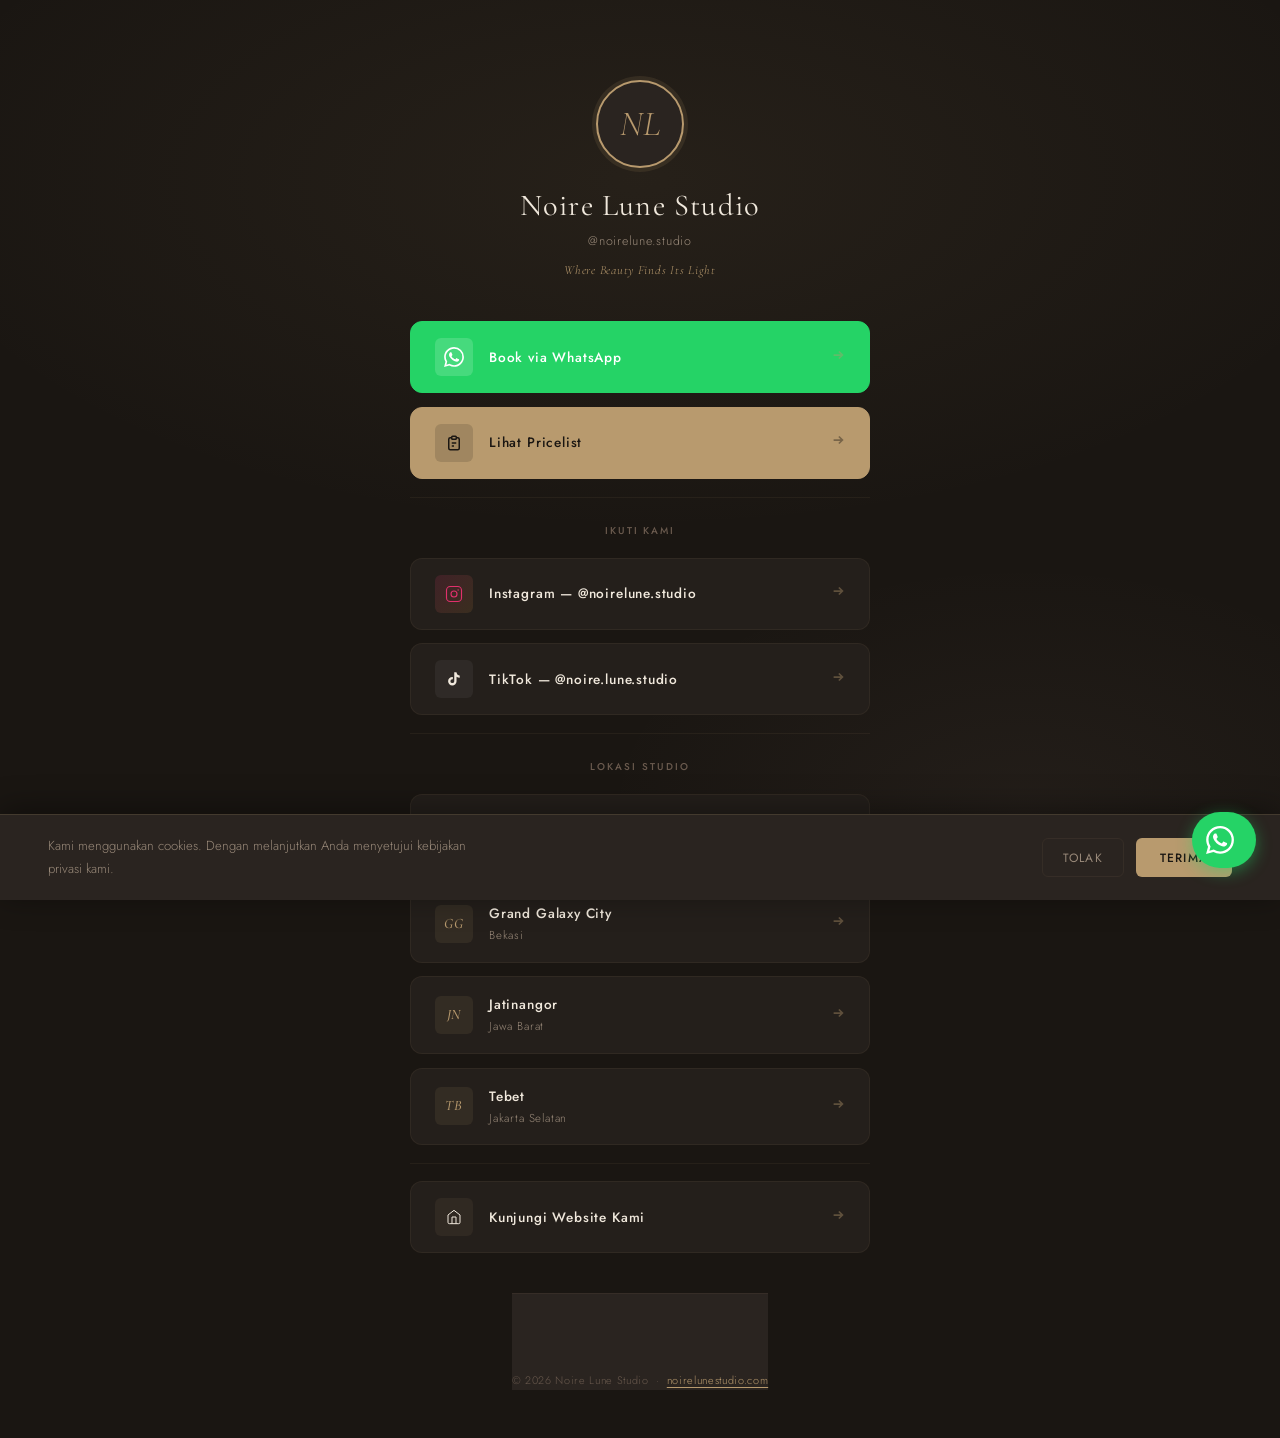
<file: links.html>
<!DOCTYPE html>
<html lang="id">
<head>
  <meta charset="UTF-8" />
  <meta name="viewport" content="width=device-width, initial-scale=1.0" />

  <!-- ===== SEO Meta Tags ===== -->
  <title>Noire Lune Studio — Links</title>
  <meta name="description" content="Semua link Noire Lune Studio — book via WhatsApp, Instagram, TikTok, pricelist, dan temukan studio terdekat Anda." />
  <meta name="robots" content="noindex, follow" />
  <meta name="google-site-verification" content="Cj_XGp-mTF86rwgAuGbTsFyIeXzHEjZ3LZQjFWMq258" />
  <link rel="canonical" href="https://noirelunestudio.com/links.html" />

  <!-- ===== Open Graph ===== -->
  <meta property="og:type" content="website" />
  <meta property="og:url" content="https://noirelunestudio.com/links.html" />
  <meta property="og:title" content="Noire Lune Studio — Links" />
  <meta property="og:description" content="Book, follow, dan temukan studio Noire Lune terdekat Anda." />
  <meta property="og:image" content="https://noirelunestudio.com/og-image.jpg" />
  <meta property="og:site_name" content="Noire Lune Studio" />

  <!-- ===== Twitter Card ===== -->
  <meta name="twitter:card" content="summary" />
  <meta name="twitter:title" content="Noire Lune Studio — Links" />
  <meta name="twitter:description" content="Book, follow, dan temukan studio Noire Lune terdekat Anda." />

  <!-- ===== Favicon ===== -->
  <link rel="icon" type="image/svg+xml" href="data:image/svg+xml,<svg xmlns='http://www.w3.org/2000/svg' viewBox='0 0 100 100'><circle cx='50' cy='50' r='48' fill='%231a1612' stroke='%23b89a6e' stroke-width='4'/><text y='.9em' x='50%' text-anchor='middle' font-size='55' font-family='serif' fill='%23b89a6e' font-style='italic'>N</text></svg>" />

  <!-- ===== Google Tag Manager ===== -->
  <script>(function(w,d,s,l,i){w[l]=w[l]||[];w[l].push({'gtm.start':
  new Date().getTime(),event:'gtm.js'});/* GTM loads after cookie consent */})(window,document,'script','dataLayer','GTM-WMM8KR5G');</script>
  <!-- End Google Tag Manager -->

  <!-- ===== Stylesheet ===== -->
  <link rel="stylesheet" href="style.css" />
  <link rel="preconnect" href="https://fonts.googleapis.com" />
  <link rel="preconnect" href="https://fonts.gstatic.com" crossorigin />
</head>
<body class="links-page">

<!-- ===== Google Tag Manager (noscript) ===== -->
<noscript>
  <iframe src="https://www.googletagmanager.com/ns.html?id=GTM-WMM8KR5G"
    height="0" width="0" style="display:none;visibility:hidden"></iframe>
</noscript>

<!-- ===== Cookie Consent Banner ===== -->
<div id="cookie-banner" role="dialog" aria-label="Cookie consent">
  <p>Kami menggunakan cookies. Dengan melanjutkan Anda menyetujui kebijakan privasi kami.</p>
  <div class="cookie-actions">
    <button id="cookie-decline">Tolak</button>
    <button id="cookie-accept">Terima</button>
  </div>
</div>

<!-- ===== Background ===== -->
<div class="links-bg" aria-hidden="true"></div>

<!-- ===== Main Layout ===== -->
<main class="links-layout">

  <!-- Profile -->
  <div class="links-profile">
    <div class="links-avatar" aria-hidden="true">
      <span>NL</span>
    </div>
    <h1 class="links-name">Noire Lune Studio</h1>
    <p class="links-handle">@noirelune.studio</p>
    <p class="links-tagline">Where Beauty Finds Its Light</p>
  </div>

  <!-- Primary Actions -->
  <div class="links-container" role="list">

    <!-- Book via WhatsApp -->
    <a href="https://wa.me/6281990160040" class="link-btn wa" target="_blank" rel="noopener" aria-label="Book appointment via WhatsApp" role="listitem">
      <div class="link-btn-icon" aria-hidden="true">
        <svg width="20" height="20" viewBox="0 0 24 24" fill="currentColor" aria-hidden="true"><path d="M17.472 14.382c-.297-.149-1.758-.867-2.03-.967-.273-.099-.471-.148-.67.15-.197.297-.767.966-.94 1.164-.173.199-.347.223-.644.075-.297-.15-1.255-.463-2.39-1.475-.883-.788-1.48-1.761-1.653-2.059-.173-.297-.018-.458.13-.606.134-.133.298-.347.446-.52.149-.174.198-.298.298-.497.099-.198.05-.371-.025-.52-.075-.149-.669-1.612-.916-2.207-.242-.579-.487-.5-.669-.51-.173-.008-.371-.01-.57-.01-.198 0-.52.074-.792.372-.272.297-1.04 1.016-1.04 2.479 0 1.462 1.065 2.875 1.213 3.074.149.198 2.096 3.2 5.077 4.487.709.306 1.262.489 1.694.625.712.227 1.36.195 1.871.118.571-.085 1.758-.719 2.006-1.413.248-.694.248-1.289.173-1.413-.074-.124-.272-.198-.57-.347m-5.421 7.403h-.004a9.87 9.87 0 01-5.031-1.378l-.361-.214-3.741.982.998-3.648-.235-.374a9.86 9.86 0 01-1.51-5.26c.001-5.45 4.436-9.884 9.888-9.884 2.64 0 5.122 1.03 6.988 2.898a9.825 9.825 0 012.893 6.994c-.003 5.45-4.437 9.884-9.885 9.884m8.413-18.297A11.815 11.815 0 0012.05 0C5.495 0 .16 5.335.157 11.892c0 2.096.547 4.142 1.588 5.945L.057 24l6.305-1.654a11.882 11.882 0 005.683 1.448h.005c6.554 0 11.89-5.335 11.893-11.893a11.821 11.821 0 00-3.48-8.413z"/></svg>
      </div>
      <span>Book via WhatsApp</span>
      <div class="link-btn-arrow" aria-hidden="true">
        <svg viewBox="0 0 16 16" fill="none" stroke="currentColor" stroke-width="2"><path d="M3 8h10M9 4l4 4-4 4"/></svg>
      </div>
    </a>

    <!-- View Pricelist -->
    <a href="https://wa.me/6281990160040?text=Halo%20Noire%20Lune%20Studio%2C%20saya%20ingin%20melihat%20pricelist%20layanan%20Anda." class="link-btn gold-link" target="_blank" rel="noopener" aria-label="View pricelist via WhatsApp" role="listitem">
      <div class="link-btn-icon" aria-hidden="true">
        <svg width="18" height="18" viewBox="0 0 24 24" fill="none" stroke="currentColor" stroke-width="2" aria-hidden="true"><path d="M9 5H7a2 2 0 00-2 2v12a2 2 0 002 2h10a2 2 0 002-2V7a2 2 0 00-2-2h-2"/><rect x="9" y="3" width="6" height="4" rx="1"/><line x1="9" y1="12" x2="15" y2="12"/><line x1="9" y1="16" x2="12" y2="16"/></svg>
      </div>
      <span>Lihat Pricelist</span>
      <div class="link-btn-arrow" aria-hidden="true">
        <svg viewBox="0 0 16 16" fill="none" stroke="currentColor" stroke-width="2"><path d="M3 8h10M9 4l4 4-4 4"/></svg>
      </div>
    </a>

    <!-- Divider -->
    <div class="links-divider" role="separator"></div>
    <p class="links-section-label">Ikuti Kami</p>

    <!-- Instagram -->
    <a href="https://www.instagram.com/noirelune.studio/" class="link-btn" target="_blank" rel="noopener" aria-label="Follow Noire Lune Studio on Instagram" role="listitem" style="--accent: #E1306C;">
      <div class="link-btn-icon" aria-hidden="true" style="background: linear-gradient(135deg, rgba(225,48,108,0.15), rgba(252,175,69,0.1));">
        <svg width="18" height="18" viewBox="0 0 24 24" fill="none" stroke="#E1306C" stroke-width="1.5" aria-hidden="true"><rect x="2" y="2" width="20" height="20" rx="5"/><circle cx="12" cy="12" r="4"/><circle cx="17.5" cy="6.5" r="1" fill="#E1306C" stroke="none"/></svg>
      </div>
      <span>Instagram — @noirelune.studio</span>
      <div class="link-btn-arrow" aria-hidden="true">
        <svg viewBox="0 0 16 16" fill="none" stroke="currentColor" stroke-width="2"><path d="M3 8h10M9 4l4 4-4 4"/></svg>
      </div>
    </a>

    <!-- TikTok -->
    <a href="https://www.tiktok.com/@noire.lune.studio" class="link-btn" target="_blank" rel="noopener" aria-label="Follow Noire Lune Studio on TikTok" role="listitem">
      <div class="link-btn-icon" aria-hidden="true" style="background: rgba(255,255,255,0.05);">
        <svg width="16" height="16" viewBox="0 0 24 24" fill="currentColor" aria-hidden="true"><path d="M19.59 6.69a4.83 4.83 0 01-3.77-4.25V2h-3.45v13.67a2.89 2.89 0 01-2.88 2.5 2.89 2.89 0 01-2.89-2.89 2.89 2.89 0 012.89-2.89c.28 0 .54.04.79.1V9.01a6.27 6.27 0 00-.79-.05 6.34 6.34 0 00-6.34 6.34 6.34 6.34 0 006.34 6.34 6.34 6.34 0 006.33-6.34V8.69a8.18 8.18 0 004.78 1.52V6.75a4.85 4.85 0 01-1.01-.06z"/></svg>
      </div>
      <span>TikTok — @noire.lune.studio</span>
      <div class="link-btn-arrow" aria-hidden="true">
        <svg viewBox="0 0 16 16" fill="none" stroke="currentColor" stroke-width="2"><path d="M3 8h10M9 4l4 4-4 4"/></svg>
      </div>
    </a>

    <!-- Divider -->
    <div class="links-divider" role="separator"></div>
    <p class="links-section-label">Lokasi Studio</p>

    <!-- Duren Sawit -->
    <a href="/duren-sawit.html" class="link-btn" aria-label="Studio Duren Sawit, Jakarta Timur" role="listitem">
      <div class="link-btn-icon" aria-hidden="true" style="background: rgba(184,154,110,0.1); font-family: 'Cormorant Garamond', serif; font-size: 0.9rem; color: var(--gold); font-style: italic; font-weight: 500;">DS</div>
      <span>
        Duren Sawit
        <small style="display:block; font-size:0.72rem; color: var(--text-muted); font-weight:300; margin-top:1px;">Jakarta Timur</small>
      </span>
      <div class="link-btn-arrow" aria-hidden="true">
        <svg viewBox="0 0 16 16" fill="none" stroke="currentColor" stroke-width="2"><path d="M3 8h10M9 4l4 4-4 4"/></svg>
      </div>
    </a>

    <!-- Grand Galaxy City -->
    <a href="/bekasi.html" class="link-btn" aria-label="Studio Grand Galaxy City, Bekasi" role="listitem">
      <div class="link-btn-icon" aria-hidden="true" style="background: rgba(184,154,110,0.1); font-family: 'Cormorant Garamond', serif; font-size: 0.9rem; color: var(--gold); font-style: italic; font-weight: 500;">GG</div>
      <span>
        Grand Galaxy City
        <small style="display:block; font-size:0.72rem; color: var(--text-muted); font-weight:300; margin-top:1px;">Bekasi</small>
      </span>
      <div class="link-btn-arrow" aria-hidden="true">
        <svg viewBox="0 0 16 16" fill="none" stroke="currentColor" stroke-width="2"><path d="M3 8h10M9 4l4 4-4 4"/></svg>
      </div>
    </a>

    <!-- Jatinangor -->
    <a href="/jatinangor.html" class="link-btn" aria-label="Studio Jatinangor, Jawa Barat" role="listitem">
      <div class="link-btn-icon" aria-hidden="true" style="background: rgba(184,154,110,0.1); font-family: 'Cormorant Garamond', serif; font-size: 0.9rem; color: var(--gold); font-style: italic; font-weight: 500;">JN</div>
      <span>
        Jatinangor
        <small style="display:block; font-size:0.72rem; color: var(--text-muted); font-weight:300; margin-top:1px;">Jawa Barat</small>
      </span>
      <div class="link-btn-arrow" aria-hidden="true">
        <svg viewBox="0 0 16 16" fill="none" stroke="currentColor" stroke-width="2"><path d="M3 8h10M9 4l4 4-4 4"/></svg>
      </div>
    </a>

    <!-- Tebet -->
    <a href="/tebet.html" class="link-btn" aria-label="Studio Tebet, Jakarta Selatan" role="listitem">
      <div class="link-btn-icon" aria-hidden="true" style="background: rgba(184,154,110,0.1); font-family: 'Cormorant Garamond', serif; font-size: 0.9rem; color: var(--gold); font-style: italic; font-weight: 500;">TB</div>
      <span>
        Tebet
        <small style="display:block; font-size:0.72rem; color: var(--text-muted); font-weight:300; margin-top:1px;">Jakarta Selatan</small>
      </span>
      <div class="link-btn-arrow" aria-hidden="true">
        <svg viewBox="0 0 16 16" fill="none" stroke="currentColor" stroke-width="2"><path d="M3 8h10M9 4l4 4-4 4"/></svg>
      </div>
    </a>

    <!-- Divider -->
    <div class="links-divider" role="separator"></div>

    <!-- Back to website -->
    <a href="/" class="link-btn" aria-label="Visit Noire Lune Studio website" role="listitem">
      <div class="link-btn-icon" aria-hidden="true" style="background: rgba(184,154,110,0.08);">
        <svg width="16" height="16" viewBox="0 0 24 24" fill="none" stroke="currentColor" stroke-width="1.5" aria-hidden="true"><path d="M3 9l9-7 9 7v11a2 2 0 01-2 2H5a2 2 0 01-2-2z"/><polyline points="9 22 9 12 15 12 15 22"/></svg>
      </div>
      <span>Kunjungi Website Kami</span>
      <div class="link-btn-arrow" aria-hidden="true">
        <svg viewBox="0 0 16 16" fill="none" stroke="currentColor" stroke-width="2"><path d="M3 8h10M9 4l4 4-4 4"/></svg>
      </div>
    </a>

  </div><!-- .links-container -->

  <footer class="links-footer">
    <p>&copy; <span id="year"></span> Noire Lune Studio &nbsp;&middot;&nbsp; <a href="/">noirelunestudio.com</a></p>
  </footer>

</main><!-- .links-layout -->

<script src="script.js"></script>
<script>document.getElementById('year').textContent = new Date().getFullYear();</script>

<!-- WhatsApp Float Button -->
<a href="https://wa.me/6281990160040?text=Halo%20Noire%20Lune%20Studio%2C%20saya%20ingin%20booking%20treatment." class="wa-float-btn" id="wa-float-btn" target="_blank" rel="noopener noreferrer" aria-label="Chat &amp; Book via WhatsApp">
  <svg class="wa-icon" xmlns="http://www.w3.org/2000/svg" viewBox="0 0 24 24" fill="white"><path d="M17.472 14.382c-.297-.149-1.758-.867-2.03-.967-.273-.099-.471-.148-.67.15-.197.297-.767.966-.94 1.164-.173.199-.347.223-.644.075-.297-.15-1.255-.463-2.39-1.475-.883-.788-1.48-1.761-1.653-2.059-.173-.297-.018-.458.13-.606.134-.133.298-.347.446-.52.149-.174.198-.298.298-.497.099-.198.05-.371-.025-.52-.075-.149-.669-1.612-.916-2.207-.242-.579-.487-.5-.669-.51-.173-.008-.371-.01-.57-.01-.198 0-.52.074-.792.372-.272.297-1.04 1.016-1.04 2.479 0 1.462 1.065 2.875 1.213 3.074.149.198 2.096 3.2 5.077 4.487.709.306 1.262.489 1.694.625.712.227 1.36.195 1.871.118.571-.085 1.758-.719 2.006-1.413.248-.694.248-1.289.173-1.413-.074-.124-.272-.198-.57-.347m-5.421 7.403h-.004a9.87 9.87 0 01-5.031-1.378l-.361-.214-3.741.982.998-3.648-.235-.374a9.86 9.86 0 01-1.51-5.26c.001-5.45 4.436-9.884 9.888-9.884 2.64 0 5.122 1.03 6.988 2.898a9.825 9.825 0 012.893 6.994c-.003 5.45-4.437 9.884-9.885 9.884m8.413-18.297A11.815 11.815 0 0012.05 0C5.495 0 .16 5.335.157 11.892c0 2.096.547 4.142 1.588 5.945L.057 24l6.305-1.654a11.882 11.882 0 005.683 1.448h.005c6.554 0 11.89-5.335 11.893-11.893a11.821 11.821 0 00-3.48-8.413z"/></svg>
  <span class="wa-label">Book Now</span>
  <span class="wa-tooltip">Chat &amp; Book via WhatsApp</span>
</a>
</body>
</html>
</file>
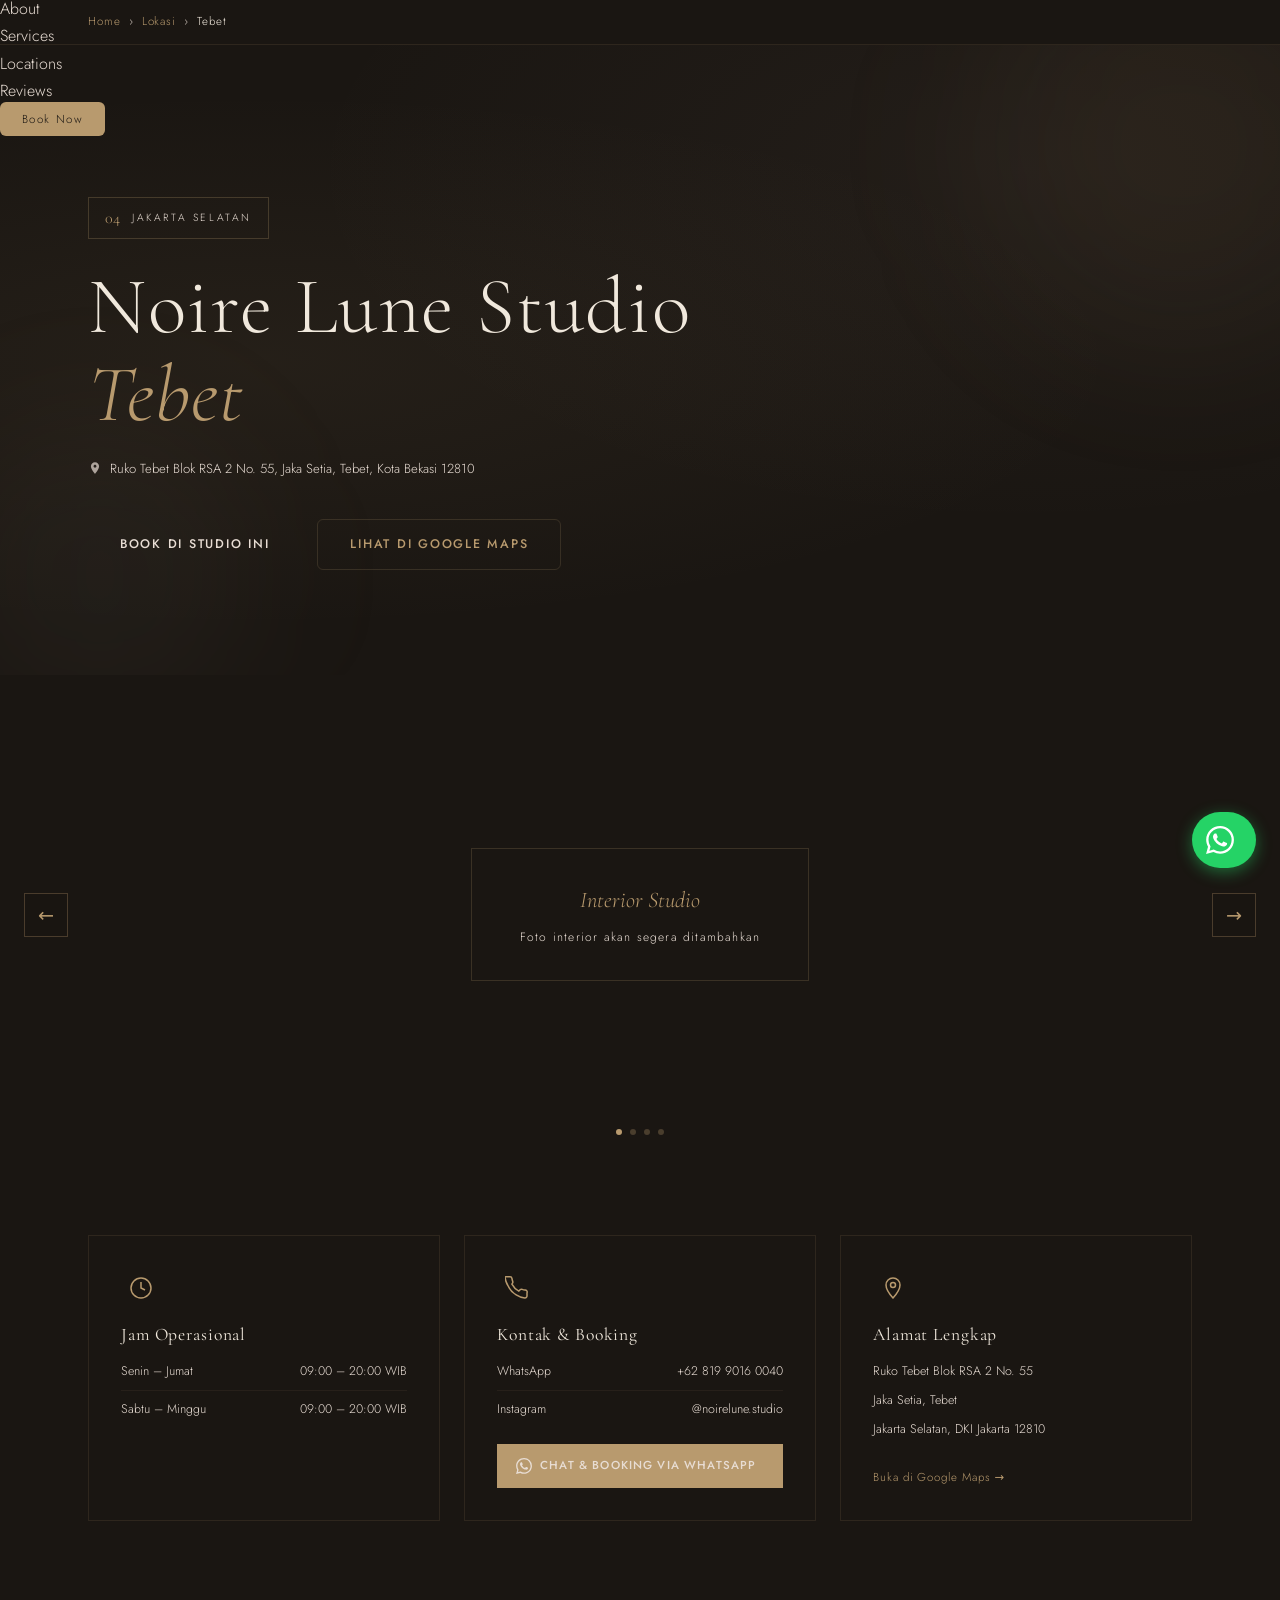
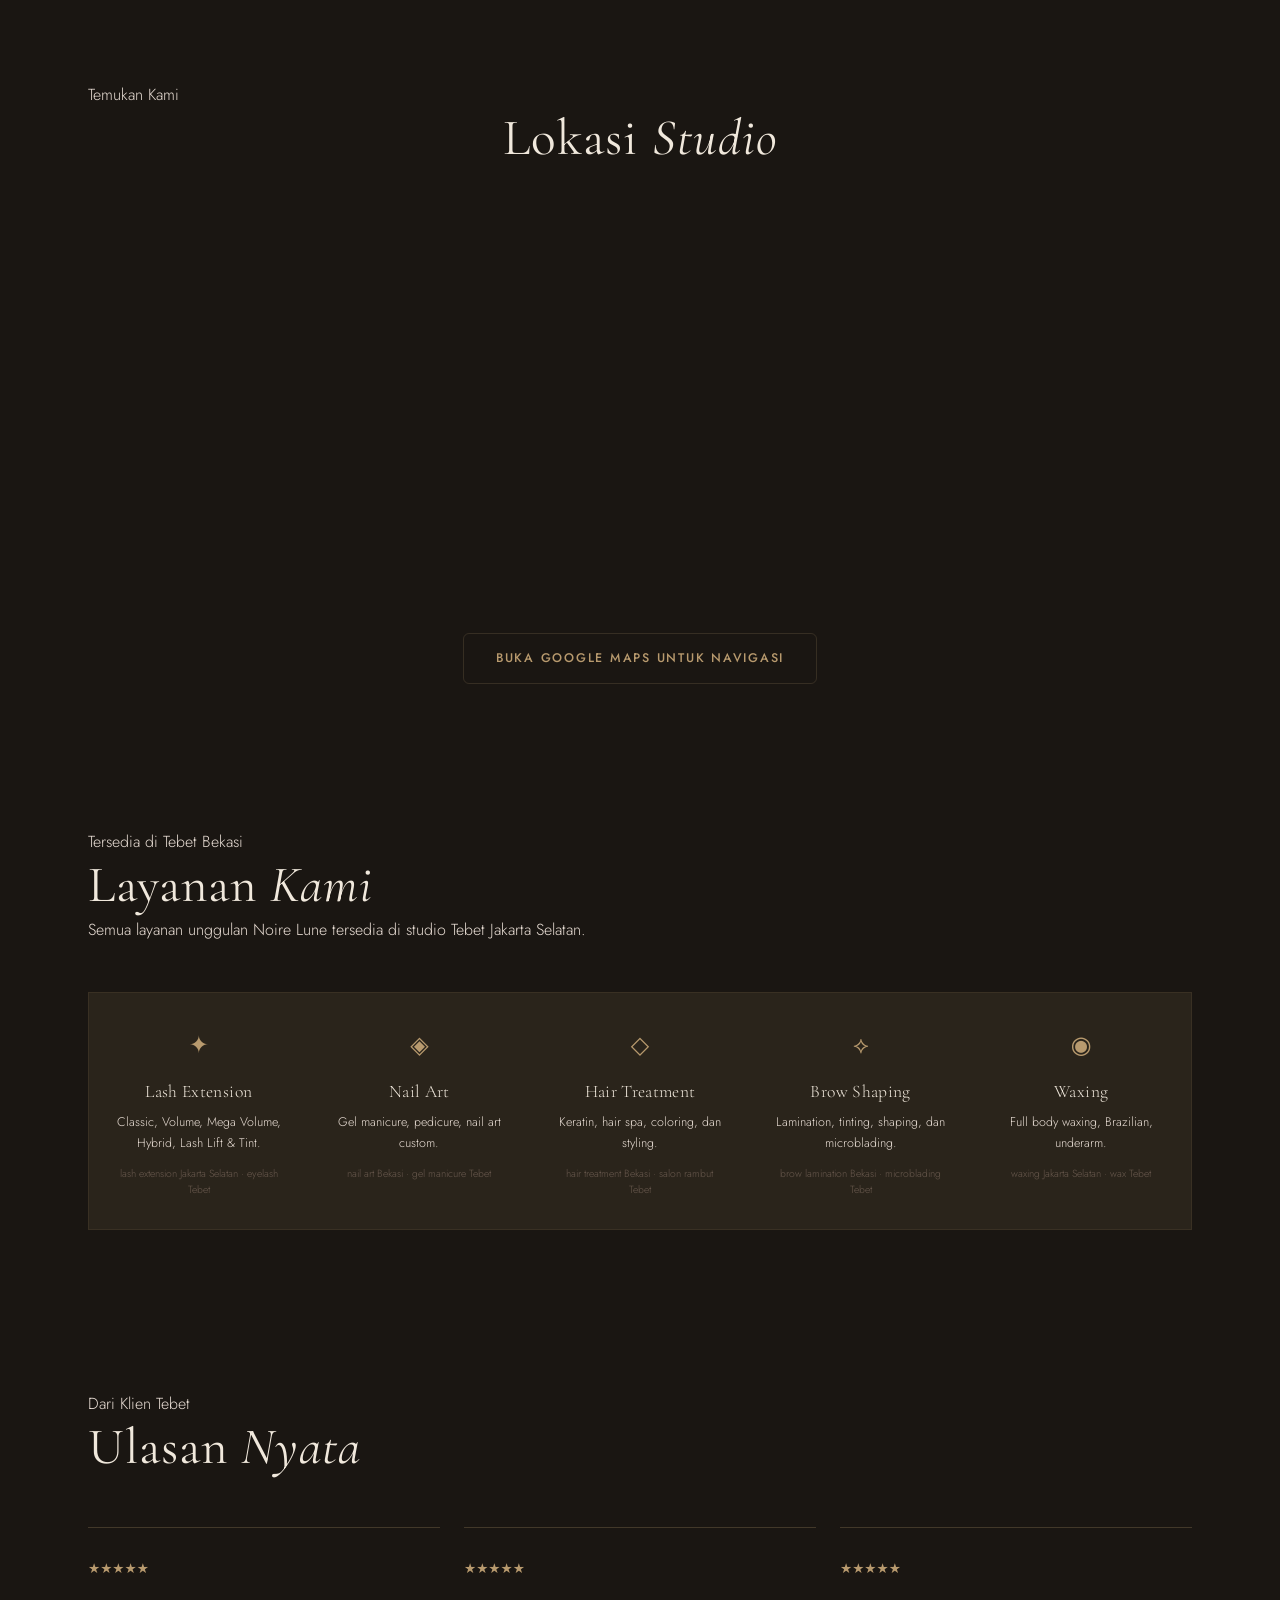
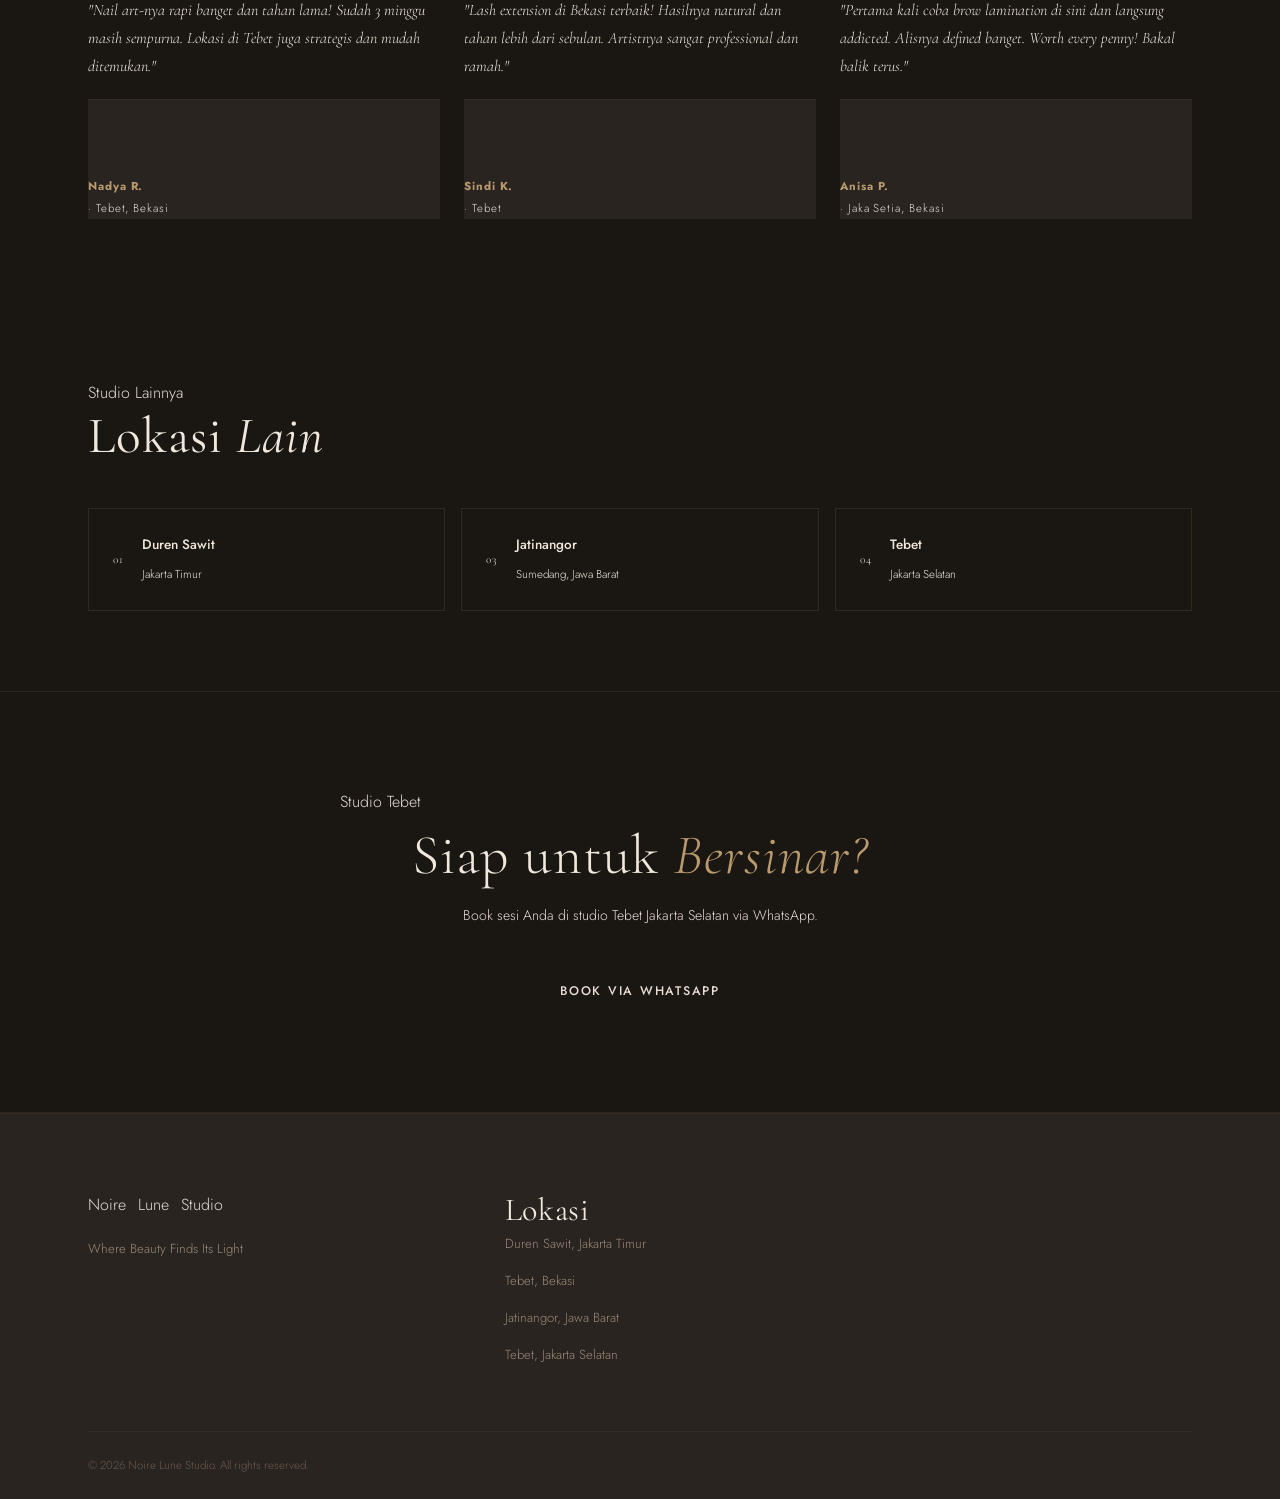
<file: tebet.html>
<!DOCTYPE html>
<html lang="id">
<head>
  <meta charset="UTF-8">
  <meta name="viewport" content="width=device-width, initial-scale=1.0">
  <title>Noire Lune Studio Tebet Jakarta Selatan — Lash, Nail, Brow & Wax Bekasi</title>
  <meta name="description" content="Noire Lune Studio Tebet, Tebet. Ruko Tebet Blok RSA 2 No. 55, Jaka Setia. Layanan lash extension, nail art, brow lamination & waxing terbaik di Bekasi.">
  <meta name="keywords" content="lash extension Jakarta Selatan, nail art Tebet, brow lamination Bekasi, salon kecantikan Tebet, waxing Jakarta Selatan, Noire Lune Studio Tebet, beauty salon Tebet, eyelash extension Jakarta Selatan">
  <meta name="robots" content="index, follow">
  <meta name="google-site-verification" content="Cj_XGp-mTF86rwgAuGbTsFyIeXzHEjZ3LZQjFWMq258" />
  <link rel="canonical" href="https://noirelunestudio.com/tebet.html">
  <meta property="og:type" content="website">
  <meta property="og:url" content="https://noirelunestudio.com/tebet.html">
  <meta property="og:title" content="Noire Lune Studio Tebet — Beauty Salon Bekasi">
  <meta property="og:description" content="Lash extension, nail art, brow lamination & waxing di Tebet, Tebet.">
  <meta property="og:locale" content="id_ID">
  <meta property="og:site_name" content="Noire Lune Studio">
  <script type="application/ld+json">
  {
    "@context": "https://schema.org",
    "@type": "BeautySalon",
    "name": "Noire Lune Studio Tebet Jakarta Selatan",
    "description": "Beauty salon premium di Tebet, Tebet. Spesialisasi lash extension, nail art, brow lamination, waxing, dan hair treatment.",
    "url": "https://noirelunestudio.com/tebet.html",
    "telephone": "+6281990160040",
    "address": {
      "@type": "PostalAddress",
      "streetAddress": "Ruko Tebet Blok RSA 2 No. 55, Jaka Setia",
      "addressLocality": "Tebet",
      "addressRegion": "Jakarta Selatan, DKI Jakarta",
      "postalCode": "12810",
      "addressCountry": "ID"
    },
    "openingHours": "Mo-Su 09:00-20:00",
    "priceRange": "$$",
    "hasMap": "https://maps.app.goo.gl/qoDYdGN8aTwkoXWm6",
    "parentOrganization": { "@type": "Organization", "name": "Noire Lune Studio", "url": "https://noirelunestudio.com" },
    "areaServed": ["Bekasi", "Tebet", "Tebet", "Jaka Setia", "Bintara"],
    "knowsAbout": ["Lash Extension", "Nail Art", "Brow Lamination", "Waxing", "Hair Treatment"]
  }
  </script>
  <script type="application/ld+json">
  {
    "@context": "https://schema.org",
    "@type": "BreadcrumbList",
    "itemListElement": [
      { "@type": "ListItem", "position": 1, "name": "Home", "item": "https://noirelunestudio.com" },
      { "@type": "ListItem", "position": 2, "name": "Lokasi", "item": "https://noirelunestudio.com/#locations" },
      { "@type": "ListItem", "position": 3, "name": "Tebet Jakarta Selatan", "item": "https://noirelunestudio.com/tebet.html" }
    ]
  }
  </script>
  <link rel="preconnect" href="https://fonts.googleapis.com">
  <link rel="preconnect" href="https://fonts.gstatic.com" crossorigin>
  <link href="https://fonts.googleapis.com/css2?family=Cormorant+Garamond:ital,wght@0,300;0,400;0,500;1,300;1,400&family=Jost:wght@300;400;500&display=swap" rel="stylesheet">
  <link rel="stylesheet" href="style.css">
  <link rel="stylesheet" href="location.css">

  <!-- ===== Google Tag Manager ===== -->
  <script>(function(w,d,s,l,i){w[l]=w[l]||[];w[l].push({'gtm.start':
  new Date().getTime(),event:'gtm.js'});/* GTM loads after cookie consent */})(window,document,'script','dataLayer','GTM-WMM8KR5G');</script>
  <!-- End Google Tag Manager -->
</head>
<body>
<!-- ===== Google Tag Manager (noscript) ===== -->
<noscript>
  <iframe src="https://www.googletagmanager.com/ns.html?id=GTM-WMM8KR5G"
    height="0" width="0" style="display:none;visibility:hidden"></iframe>
</noscript>
<!-- End Google Tag Manager (noscript) -->
  <nav class="navbar" id="navbar">
    <div class="nav-container">
      <a href="index.html" class="nav-logo"><span class="logo-noire">Noire</span><span class="logo-lune">Lune</span><span class="logo-studio">Studio</span></a>
      <button class="nav-toggle" id="navToggle" aria-label="Toggle menu" aria-expanded="false"><span></span><span></span><span></span></button>
      <ul class="nav-menu" id="navMenu">
        <li><a href="index.html#about" class="nav-link">About</a></li>
        <li><a href="index.html#services" class="nav-link">Services</a></li>
        <li><a href="index.html#locations" class="nav-link">Locations</a></li>
        <li><a href="index.html#testimonials" class="nav-link">Reviews</a></li>
        <li><a href="https://wa.me/6281990160040?text=Halo%20Noire%20Lune%2C%20saya%20ingin%20booking%20di%20Grand%20Galaxy%20Bekasi." class="nav-link nav-cta" target="_blank" rel="noopener">Book Now</a></li>
      </ul>
    </div>
  </nav>
  <div class="breadcrumb-bar"><div class="container"><nav aria-label="Breadcrumb"><ol class="breadcrumb"><li><a href="index.html">Home</a></li><li aria-hidden="true">›</li><li><a href="index.html#locations">Lokasi</a></li><li aria-hidden="true">›</li><li aria-current="page">Tebet</li></ol></nav></div></div>
  <section class="loc-hero">
    <div class="loc-hero-bg"></div>
    <div class="loc-hero-orb loc-hero-orb--1"></div>
    <div class="loc-hero-orb loc-hero-orb--2"></div>
    <div class="container">
      <div class="loc-hero-content">
        <div class="loc-badge"><span class="loc-badge-num">04</span><span class="loc-badge-city">Jakarta Selatan</span></div>
        <h1 class="loc-hero-title">Noire Lune Studio<br><em>Tebet</em></h1>
        <p class="loc-hero-address"><svg viewBox="0 0 24 24" fill="currentColor" width="14" height="14" aria-hidden="true"><path d="M12 2C8.13 2 5 5.13 5 9c0 5.25 7 13 7 13s7-7.75 7-13c0-3.87-3.13-7-7-7zm0 9.5c-1.38 0-2.5-1.12-2.5-2.5s1.12-2.5 2.5-2.5 2.5 1.12 2.5 2.5-1.12 2.5-2.5 2.5z"/></svg> Ruko Tebet Blok RSA 2 No. 55, Jaka Setia, Tebet, Kota Bekasi 12810</p>
        <div class="loc-hero-actions">
          <a href="https://wa.me/6281990160040?text=Halo%20Noire%20Lune%2C%20saya%20ingin%20booking%20di%20Grand%20Galaxy%20Bekasi." class="btn btn-primary" target="_blank" rel="noopener">Book di Studio Ini</a>
          <a href="https://maps.app.goo.gl/qoDYdGN8aTwkoXWm6" class="btn btn-outline" target="_blank" rel="noopener">Lihat di Google Maps</a>
        </div>
      </div>
    </div>
  </section>
  <section class="loc-slideshow">
    <div class="slideshow-track" id="slideshowTrack-tb">
      <div class="slide slide--placeholder"><div class="slide-inner"><span class="slide-label">Interior Studio</span><p class="slide-hint">Foto interior akan segera ditambahkan</p></div></div>
      <div class="slide slide--placeholder"><div class="slide-inner"><span class="slide-label">Lash Treatment Area</span></div></div>
      <div class="slide slide--placeholder"><div class="slide-inner"><span class="slide-label">Nail Station</span></div></div>
      <div class="slide slide--placeholder"><div class="slide-inner"><span class="slide-label">Reception & Lounge</span></div></div>
    </div>
    <button class="slide-btn slide-btn--prev" onclick="slideMove('tb', -1)" aria-label="Previous">&#8592;</button>
    <button class="slide-btn slide-btn--next" onclick="slideMove('tb', 1)" aria-label="Next">&#8594;</button>
    <div class="slide-dots" id="slideDots-tb"></div>
  </section>
  <section class="loc-info">
    <div class="container">
      <div class="loc-info-grid">
        <div class="loc-info-card">
          <div class="loc-info-icon"><svg viewBox="0 0 24 24" fill="none" stroke="currentColor" stroke-width="1.5"><circle cx="12" cy="12" r="10"/><polyline points="12,6 12,12 16,14"/></svg></div>
          <h3 class="loc-info-title">Jam Operasional</h3>
          <div class="loc-info-rows">
            <div class="loc-info-row"><span>Senin – Jumat</span><span>09:00 – 20:00 WIB</span></div>
            <div class="loc-info-row"><span>Sabtu – Minggu</span><span>09:00 – 20:00 WIB</span></div>
          </div>
        </div>
        <div class="loc-info-card">
          <div class="loc-info-icon"><svg viewBox="0 0 24 24" fill="none" stroke="currentColor" stroke-width="1.5"><path d="M22 16.92v3a2 2 0 01-2.18 2 19.79 19.79 0 01-8.63-3.07A19.5 19.5 0 013.07 9.81a19.79 19.79 0 01-3.07-8.67A2 2 0 012 .84h3a2 2 0 012 1.72c.127.96.361 1.903.7 2.81a2 2 0 01-.45 2.11L6.91 8.18a16 16 0 006.91 6.91l1.27-1.27a2 2 0 012.11-.45c.907.339 1.85.573 2.81.7A2 2 0 0122 16.92z"/></svg></div>
          <h3 class="loc-info-title">Kontak & Booking</h3>
          <div class="loc-info-rows">
            <div class="loc-info-row"><span>WhatsApp</span><span>+62 819 9016 0040</span></div>
            <div class="loc-info-row"><span>Instagram</span><span>@noirelune.studio</span></div>
          </div>
          <a href="https://wa.me/6281990160040?text=Halo%20Noire%20Lune%2C%20saya%20ingin%20booking%20di%20Grand%20Galaxy%20Bekasi." class="loc-wa-btn" target="_blank" rel="noopener"><svg viewBox="0 0 24 24" fill="currentColor" width="16" height="16"><path d="M17.472 14.382c-.297-.149-1.758-.867-2.03-.967-.273-.099-.471-.148-.67.15-.197.297-.767.966-.94 1.164-.173.199-.347.223-.644.075-.297-.15-1.255-.463-2.39-1.475-.883-.788-1.48-1.761-1.653-2.059-.173-.297-.018-.458.13-.606.134-.133.298-.347.446-.52.149-.174.198-.298.298-.497.099-.198.05-.371-.025-.52-.075-.149-.669-1.612-.916-2.207-.242-.579-.487-.5-.669-.51-.173-.008-.371-.01-.57-.01-.198 0-.52.074-.792.372-.272.297-1.04 1.016-1.04 2.479 0 1.462 1.065 2.875 1.213 3.074.149.198 2.096 3.2 5.077 4.487.709.306 1.262.489 1.694.625.712.227 1.36.195 1.871.118.571-.085 1.758-.719 2.006-1.413.248-.694.248-1.289.173-1.413-.074-.124-.272-.198-.57-.347m-5.421 7.403h-.004a9.87 9.87 0 01-5.031-1.378l-.361-.214-3.741.982.998-3.648-.235-.374a9.86 9.86 0 01-1.51-5.26c.001-5.45 4.436-9.884 9.888-9.884 2.64 0 5.122 1.03 6.988 2.898a9.825 9.825 0 012.893 6.994c-.003 5.45-4.437 9.884-9.885 9.884m8.413-18.297A11.815 11.815 0 0012.05 0C5.495 0 .16 5.335.157 11.892c0 2.096.547 4.142 1.588 5.945L.057 24l6.305-1.654a11.882 11.882 0 005.683 1.448h.005c6.554 0 11.89-5.335 11.893-11.893a11.821 11.821 0 00-3.48-8.413z"/></svg> Chat & Booking via WhatsApp</a>
        </div>
        <div class="loc-info-card">
          <div class="loc-info-icon"><svg viewBox="0 0 24 24" fill="none" stroke="currentColor" stroke-width="1.5"><path d="M12 2C8.13 2 5 5.13 5 9c0 5.25 7 13 7 13s7-7.75 7-13c0-3.87-3.13-7-7-7zm0 9.5c-1.38 0-2.5-1.12-2.5-2.5s1.12-2.5 2.5-2.5 2.5 1.12 2.5 2.5-1.12 2.5-2.5 2.5z"/></svg></div>
          <h3 class="loc-info-title">Alamat Lengkap</h3>
          <div class="loc-info-rows">
            <div class="loc-info-row--full">Ruko Tebet Blok RSA 2 No. 55</div>
            <div class="loc-info-row--full">Jaka Setia, Tebet</div>
            <div class="loc-info-row--full">Jakarta Selatan, DKI Jakarta 12810</div>
          </div>
          <a href="https://maps.app.goo.gl/qoDYdGN8aTwkoXWm6" class="loc-maps-btn" target="_blank" rel="noopener">Buka di Google Maps →</a>
        </div>
      </div>
    </div>
  </section>
  <section class="loc-maps-section">
    <div class="container"><p class="section-eyebrow">Temukan Kami</p><h2 class="section-title loc-maps-title">Lokasi <em>Studio</em></h2></div>
    <div class="loc-maps-embed">
      <iframe src="https://www.google.com/maps/embed?pb=!1m18!1m12!1m3!1d3966.0!2d106.9800!3d-6.2600!2m3!1f0!2f0!3f0!3m2!1i1024!2i768!4f13.1!3m3!1m2!1s0x0%3A0x0!2zNsKwMTUnMzYuMCJTIDEwNsKwNTgnNDguMCJF!5e0!3m2!1sid!2sid!4v1620000000001!5m2!1sid!2sid" width="100%" height="400" style="border:0;" allowfullscreen loading="lazy" referrerpolicy="no-referrer-when-downgrade" title="Peta lokasi Noire Lune Studio Tebet Jakarta Selatan"></iframe>
    </div>
    <div class="container" style="text-align:center; padding-top: 1.5rem;"><a href="https://maps.app.goo.gl/qoDYdGN8aTwkoXWm6" class="btn btn-outline" target="_blank" rel="noopener">Buka Google Maps untuk Navigasi</a></div>
  </section>
  <section class="loc-services">
    <div class="container">
      <div class="section-header">
        <p class="section-eyebrow">Tersedia di Tebet Bekasi</p>
        <h2 class="section-title">Layanan <em>Kami</em></h2>
        <p class="section-desc">Semua layanan unggulan Noire Lune tersedia di studio Tebet Jakarta Selatan.</p>
      </div>
      <div class="loc-services-grid">
        <div class="loc-service-item"><span class="loc-service-icon">✦</span><h3>Lash Extension</h3><p>Classic, Volume, Mega Volume, Hybrid, Lash Lift & Tint.</p><p class="loc-service-kw">lash extension Jakarta Selatan · eyelash Tebet</p></div>
        <div class="loc-service-item"><span class="loc-service-icon">◈</span><h3>Nail Art</h3><p>Gel manicure, pedicure, nail art custom.</p><p class="loc-service-kw">nail art Bekasi · gel manicure Tebet</p></div>
        <div class="loc-service-item"><span class="loc-service-icon">◇</span><h3>Hair Treatment</h3><p>Keratin, hair spa, coloring, dan styling.</p><p class="loc-service-kw">hair treatment Bekasi · salon rambut Tebet</p></div>
        <div class="loc-service-item"><span class="loc-service-icon">⟡</span><h3>Brow Shaping</h3><p>Lamination, tinting, shaping, dan microblading.</p><p class="loc-service-kw">brow lamination Bekasi · microblading Tebet</p></div>
        <div class="loc-service-item"><span class="loc-service-icon">◉</span><h3>Waxing</h3><p>Full body waxing, Brazilian, underarm.</p><p class="loc-service-kw">waxing Jakarta Selatan · wax Tebet</p></div>
      </div>
    </div>
  </section>
  <section class="loc-testi">
    <div class="container">
      <p class="section-eyebrow">Dari Klien Tebet</p>
      <h2 class="section-title">Ulasan <em>Nyata</em></h2>
      <div class="loc-testi-grid">
        <blockquote class="loc-testi-card"><div class="testi-stars">★★★★★</div><p>"Nail art-nya rapi banget dan tahan lama! Sudah 3 minggu masih sempurna. Lokasi di Tebet juga strategis dan mudah ditemukan."</p><footer><strong>Nadya R.</strong> · Tebet, Bekasi</footer></blockquote>
        <blockquote class="loc-testi-card"><div class="testi-stars">★★★★★</div><p>"Lash extension di Bekasi terbaik! Hasilnya natural dan tahan lebih dari sebulan. Artistnya sangat professional dan ramah."</p><footer><strong>Sindi K.</strong> · Tebet</footer></blockquote>
        <blockquote class="loc-testi-card"><div class="testi-stars">★★★★★</div><p>"Pertama kali coba brow lamination di sini dan langsung addicted. Alisnya defined banget. Worth every penny! Bakal balik terus."</p><footer><strong>Anisa P.</strong> · Jaka Setia, Bekasi</footer></blockquote>
      </div>
    </div>
  </section>
  <section class="loc-other">
    <div class="container">
      <p class="section-eyebrow">Studio Lainnya</p>
      <h2 class="section-title">Lokasi <em>Lain</em></h2>
      <div class="loc-other-grid">
        <a href="duren-sawit.html" class="loc-other-card"><span class="loc-other-num">01</span><div><strong>Duren Sawit</strong><span>Jakarta Timur</span></div><span class="loc-other-arrow">→</span></a>
        <a href="jatinangor.html" class="loc-other-card"><span class="loc-other-num">03</span><div><strong>Jatinangor</strong><span>Sumedang, Jawa Barat</span></div><span class="loc-other-arrow">→</span></a>
        <a href="tebet.html" class="loc-other-card"><span class="loc-other-num">04</span><div><strong>Tebet</strong><span>Jakarta Selatan</span></div><span class="loc-other-arrow">→</span></a>
      </div>
    </div>
  </section>
  <section class="loc-cta">
    <div class="container">
      <p class="section-eyebrow">Studio Tebet</p>
      <h2 class="loc-cta-title">Siap untuk <em>Bersinar?</em></h2>
      <p class="loc-cta-desc">Book sesi Anda di studio Tebet Jakarta Selatan via WhatsApp.</p>
      <a href="https://wa.me/6281990160040?text=Halo%20Noire%20Lune%2C%20saya%20ingin%20booking%20di%20studio%20Grand%20Galaxy%20Bekasi." class="btn btn-primary btn-large" target="_blank" rel="noopener">Book via WhatsApp</a>
    </div>
  </section>
  <footer class="footer"><div class="container"><div class="footer-grid"><div class="footer-brand"><a href="index.html" class="nav-logo footer-logo"><span class="logo-noire">Noire</span><span class="logo-lune">Lune</span><span class="logo-studio">Studio</span></a><p class="footer-tagline">Where Beauty Finds Its Light</p></div><div class="footer-col"><h3 class="footer-heading">Lokasi</h3><ul class="footer-links"><li><a href="duren-sawit.html">Duren Sawit, Jakarta Timur</a></li><li><a href="tebet.html">Tebet, Bekasi</a></li><li><a href="jatinangor.html">Jatinangor, Jawa Barat</a></li><li><a href="tebet.html">Tebet, Jakarta Selatan</a></li></ul></div></div><div class="footer-bottom"><p>© 2026 Noire Lune Studio. All rights reserved.</p></div></div></footer>
  <script src="script.js"></script>
  <script src="location.js"></script>

<!-- WhatsApp Float Button -->
<a href="https://wa.me/6281990160040?text=Halo%20Noire%20Lune%20Studio%2C%20saya%20ingin%20booking%20treatment." class="wa-float-btn" id="wa-float-btn" target="_blank" rel="noopener noreferrer" aria-label="Chat &amp; Book via WhatsApp">
  <svg class="wa-icon" xmlns="http://www.w3.org/2000/svg" viewBox="0 0 24 24" fill="white"><path d="M17.472 14.382c-.297-.149-1.758-.867-2.03-.967-.273-.099-.471-.148-.67.15-.197.297-.767.966-.94 1.164-.173.199-.347.223-.644.075-.297-.15-1.255-.463-2.39-1.475-.883-.788-1.48-1.761-1.653-2.059-.173-.297-.018-.458.13-.606.134-.133.298-.347.446-.52.149-.174.198-.298.298-.497.099-.198.05-.371-.025-.52-.075-.149-.669-1.612-.916-2.207-.242-.579-.487-.5-.669-.51-.173-.008-.371-.01-.57-.01-.198 0-.52.074-.792.372-.272.297-1.04 1.016-1.04 2.479 0 1.462 1.065 2.875 1.213 3.074.149.198 2.096 3.2 5.077 4.487.709.306 1.262.489 1.694.625.712.227 1.36.195 1.871.118.571-.085 1.758-.719 2.006-1.413.248-.694.248-1.289.173-1.413-.074-.124-.272-.198-.57-.347m-5.421 7.403h-.004a9.87 9.87 0 01-5.031-1.378l-.361-.214-3.741.982.998-3.648-.235-.374a9.86 9.86 0 01-1.51-5.26c.001-5.45 4.436-9.884 9.888-9.884 2.64 0 5.122 1.03 6.988 2.898a9.825 9.825 0 012.893 6.994c-.003 5.45-4.437 9.884-9.885 9.884m8.413-18.297A11.815 11.815 0 0012.05 0C5.495 0 .16 5.335.157 11.892c0 2.096.547 4.142 1.588 5.945L.057 24l6.305-1.654a11.882 11.882 0 005.683 1.448h.005c6.554 0 11.89-5.335 11.893-11.893a11.821 11.821 0 00-3.48-8.413z"/></svg>
  <span class="wa-label">Book Now</span>
  <span class="wa-tooltip">Chat &amp; Book via WhatsApp</span>
</a>
</body>
</html>
</file>
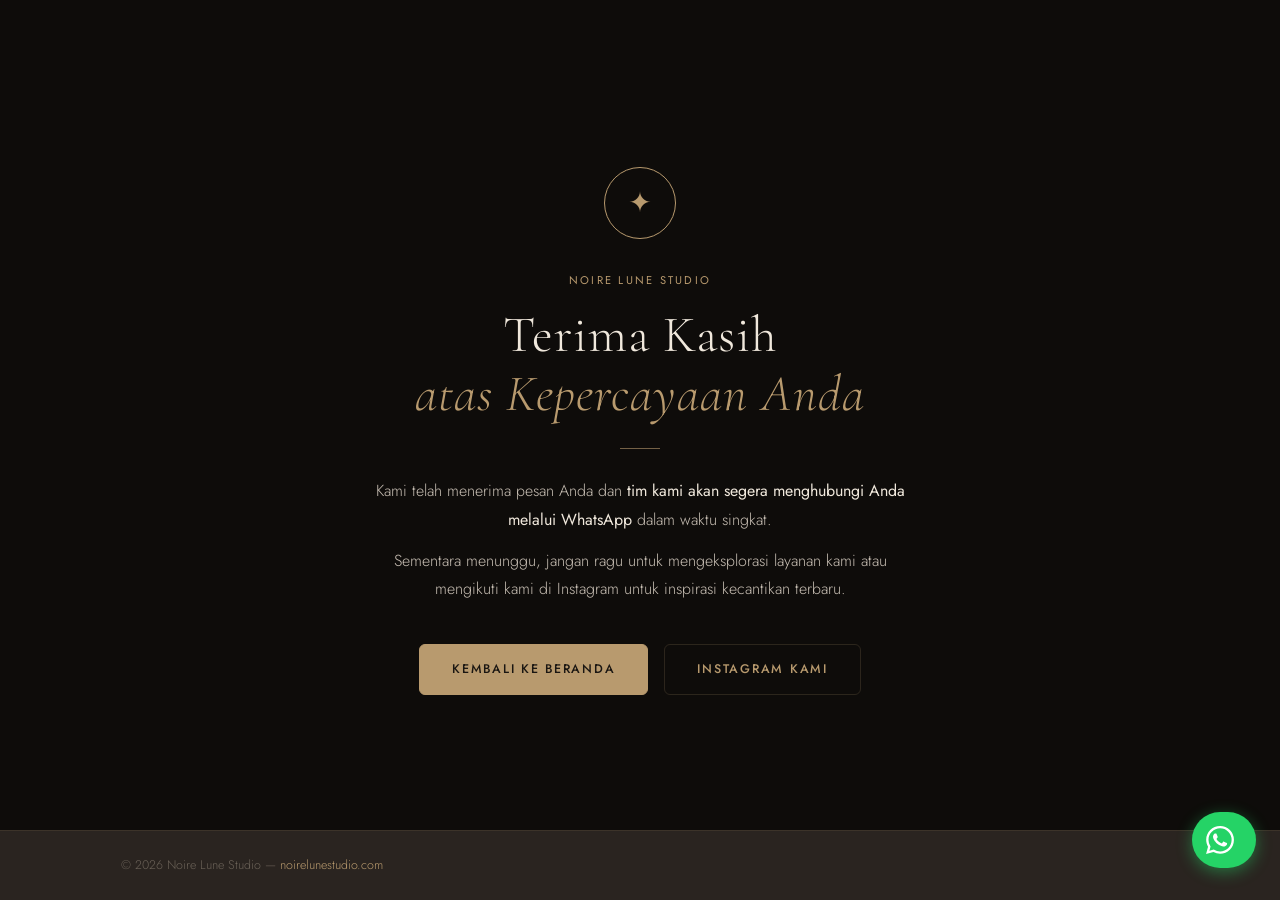
<file: thank-you.html>
<!DOCTYPE html>
<html lang="id">
<head>
  <meta charset="UTF-8" />
  <meta name="viewport" content="width=device-width, initial-scale=1.0" />

  <!-- ===== SEO Meta Tags ===== -->
  <title>Terima Kasih — Noire Lune Studio</title>
  <meta name="description" content="Terima kasih atas ketertarikan Anda. Tim Noire Lune Studio akan segera menghubungi Anda melalui WhatsApp." />
  <meta name="robots" content="noindex, nofollow" />
  <meta name="google-site-verification" content="Cj_XGp-mTF86rwgAuGbTsFyIeXzHEjZ3LZQjFWMq258" />
  <link rel="canonical" href="https://noirelunestudio.com/thank-you.html" />

  <!-- ===== Favicon ===== -->
  <link rel="icon" type="image/svg+xml" href="data:image/svg+xml,<svg xmlns='http://www.w3.org/2000/svg' viewBox='0 0 100 100'><circle cx='50' cy='50' r='48' fill='%231a1612' stroke='%23b89a6e' stroke-width='4'/><text y='.9em' x='50%' text-anchor='middle' font-size='55' font-family='serif' fill='%23b89a6e' font-style='italic'>N</text></svg>" />

  <!-- ===== Google Tag Manager ===== -->
  <script>(function(w,d,s,l,i){w[l]=w[l]||[];w[l].push({'gtm.start':
  new Date().getTime(),event:'gtm.js'});/* GTM loads after cookie consent */})(window,document,'script','dataLayer','GTM-WMM8KR5G');</script>
  <!-- End Google Tag Manager -->

  <!-- ===== Stylesheet ===== -->
  <link rel="stylesheet" href="style.css" />
  <link rel="preconnect" href="https://fonts.googleapis.com" />
  <link rel="preconnect" href="https://fonts.gstatic.com" crossorigin />

  <style>
    .thankyou-page {
      min-height: 100vh;
      display: flex;
      flex-direction: column;
      background: var(--color-bg, #0e0c0a);
    }
    .thankyou-main {
      flex: 1;
      display: flex;
      align-items: center;
      justify-content: center;
      padding: 6rem 1.5rem 4rem;
    }
    .thankyou-card {
      text-align: center;
      max-width: 540px;
      width: 100%;
    }
    .thankyou-ornament {
      width: 72px;
      height: 72px;
      border-radius: 50%;
      border: 1.5px solid #b89a6e;
      display: flex;
      align-items: center;
      justify-content: center;
      margin: 0 auto 2rem;
      font-size: 1.75rem;
      color: #b89a6e;
    }
    .thankyou-eyebrow {
      font-family: 'Jost', sans-serif;
      font-size: 0.7rem;
      font-weight: 400;
      letter-spacing: 0.2em;
      text-transform: uppercase;
      color: #b89a6e;
      display: block;
      margin-bottom: 1rem;
    }
    .thankyou-heading {
      font-family: 'Cormorant Garamond', Georgia, serif;
      font-size: clamp(2.2rem, 6vw, 3.2rem);
      font-weight: 300;
      line-height: 1.15;
      color: #f0e8dc;
      margin: 0 0 1.5rem;
    }
    .thankyou-heading em {
      font-style: italic;
      color: #b89a6e;
    }
    .thankyou-divider {
      width: 40px;
      height: 1px;
      background: #b89a6e;
      margin: 0 auto 1.75rem;
      opacity: 0.6;
    }
    .thankyou-body {
      font-family: 'Jost', sans-serif;
      font-size: 1rem;
      font-weight: 300;
      line-height: 1.8;
      color: #c8bfb4;
      margin-bottom: 0.75rem;
    }
    .thankyou-body strong {
      color: #f0e8dc;
      font-weight: 400;
    }
    .thankyou-actions {
      display: flex;
      gap: 1rem;
      justify-content: center;
      flex-wrap: wrap;
      margin-top: 2.5rem;
    }
    .thankyou-footer {
      text-align: center;
      padding: 1.5rem;
      border-top: 1px solid rgba(184,154,110,0.12);
    }
    .thankyou-footer p {
      font-family: 'Jost', sans-serif;
      font-size: 0.78rem;
      font-weight: 300;
      color: #6b6258;
      margin: 0;
    }
    .thankyou-footer a {
      color: #b89a6e;
      text-decoration: none;
    }
  </style>
</head>
<body class="thankyou-page">

<!-- ===== Google Tag Manager (noscript) ===== -->
<noscript>
  <iframe src="https://www.googletagmanager.com/ns.html?id=GTM-WMM8KR5G"
    height="0" width="0" style="display:none;visibility:hidden"></iframe>
</noscript>
<!-- End Google Tag Manager (noscript) -->

<main class="thankyou-main" id="main">
  <div class="thankyou-card">

    <div class="thankyou-ornament" aria-hidden="true">✦</div>

    <span class="thankyou-eyebrow">Noire Lune Studio</span>

    <h1 class="thankyou-heading">
      Terima Kasih<br /><em>atas Kepercayaan Anda</em>
    </h1>

    <div class="thankyou-divider"></div>

    <p class="thankyou-body">
      Kami telah menerima pesan Anda dan <strong>tim kami akan segera menghubungi Anda melalui WhatsApp</strong> dalam waktu singkat.
    </p>
    <p class="thankyou-body">
      Sementara menunggu, jangan ragu untuk mengeksplorasi layanan kami atau mengikuti kami di Instagram untuk inspirasi kecantikan terbaru.
    </p>

    <div class="thankyou-actions">
      <a href="/" class="btn btn-gold">
        Kembali ke Beranda
      </a>
      <a href="https://www.instagram.com/noirelune.studio/" class="btn btn-outline" target="_blank" rel="noopener">
        Instagram Kami
      </a>
    </div>

  </div>
</main>

<footer class="thankyou-footer">
  <p>&copy; <script>document.write(new Date().getFullYear())</script> Noire Lune Studio &mdash; <a href="/">noirelunestudio.com</a></p>
</footer>

<script src="script.js"></script>

<!-- WhatsApp Float Button -->
<a href="https://wa.me/6281990160040?text=Halo%20Noire%20Lune%20Studio%2C%20saya%20ingin%20booking%20treatment." class="wa-float-btn" id="wa-float-btn" target="_blank" rel="noopener noreferrer" aria-label="Chat &amp; Book via WhatsApp">
  <svg class="wa-icon" xmlns="http://www.w3.org/2000/svg" viewBox="0 0 24 24" fill="white"><path d="M17.472 14.382c-.297-.149-1.758-.867-2.03-.967-.273-.099-.471-.148-.67.15-.197.297-.767.966-.94 1.164-.173.199-.347.223-.644.075-.297-.15-1.255-.463-2.39-1.475-.883-.788-1.48-1.761-1.653-2.059-.173-.297-.018-.458.13-.606.134-.133.298-.347.446-.52.149-.174.198-.298.298-.497.099-.198.05-.371-.025-.52-.075-.149-.669-1.612-.916-2.207-.242-.579-.487-.5-.669-.51-.173-.008-.371-.01-.57-.01-.198 0-.52.074-.792.372-.272.297-1.04 1.016-1.04 2.479 0 1.462 1.065 2.875 1.213 3.074.149.198 2.096 3.2 5.077 4.487.709.306 1.262.489 1.694.625.712.227 1.36.195 1.871.118.571-.085 1.758-.719 2.006-1.413.248-.694.248-1.289.173-1.413-.074-.124-.272-.198-.57-.347m-5.421 7.403h-.004a9.87 9.87 0 01-5.031-1.378l-.361-.214-3.741.982.998-3.648-.235-.374a9.86 9.86 0 01-1.51-5.26c.001-5.45 4.436-9.884 9.888-9.884 2.64 0 5.122 1.03 6.988 2.898a9.825 9.825 0 012.893 6.994c-.003 5.45-4.437 9.884-9.885 9.884m8.413-18.297A11.815 11.815 0 0012.05 0C5.495 0 .16 5.335.157 11.892c0 2.096.547 4.142 1.588 5.945L.057 24l6.305-1.654a11.882 11.882 0 005.683 1.448h.005c6.554 0 11.89-5.335 11.893-11.893a11.821 11.821 0 00-3.48-8.413z"/></svg>
  <span class="wa-label">Book Now</span>
  <span class="wa-tooltip">Chat &amp; Book via WhatsApp</span>
</a>
</body>
</html>
</file>
<file: style.css>
/* ==========================================================
   Noire Lune Studio — Shared Stylesheet
   Dark luxury beauty salon | noirelunestudio.com
   ========================================================== */

/* ---------- Google Fonts ---------- */
@import url('https://fonts.googleapis.com/css2?family=Cormorant+Garamond:ital,wght@0,300;0,400;0,500;0,600;0,700;1,300;1,400;1,500&family=Jost:wght@300;400;500;600&display=swap');

/* ---------- Design Tokens ---------- */
:root {
  --bg:           #1a1612;
  --bg-surface:   #211e1a;
  --bg-elevated:  #2a2420;
  --bg-card:      #241f1b;
  --gold:         #b89a6e;
  --gold-light:   #d4b896;
  --gold-dark:    #8a7050;
  --cream:        #f0e8dc;
  --rose:         #c9a99a;
  --rose-dark:    #a0847a;
  --text:         #e8ddd4;
  --text-muted:   #9a8a7a;
  --text-faint:   #6a5a4e;
  --border:       rgba(184, 154, 110, 0.18);
  --border-faint: rgba(184, 154, 110, 0.08);
  --shadow:       0 8px 48px rgba(0, 0, 0, 0.55);
  --shadow-sm:    0 2px 16px rgba(0, 0, 0, 0.35);
  --font-heading: 'Cormorant Garamond', Georgia, serif;
  --font-body:    'Jost', system-ui, sans-serif;
  --ease:         cubic-bezier(0.4, 0, 0.2, 1);
  --radius:       6px;
  --radius-lg:    12px;
  --nav-h:        72px;
  --max-w:        1200px;
}

/* ---------- Reset ---------- */
*, *::before, *::after { box-sizing: border-box; margin: 0; padding: 0; }
html { scroll-behavior: smooth; font-size: 16px; -webkit-text-size-adjust: 100%; }
body {
  background: var(--bg);
  color: var(--text);
  font-family: var(--font-body);
  font-weight: 300;
  line-height: 1.7;
  overflow-x: hidden;
}
img, video { display: block; max-width: 100%; height: auto; }
a { color: inherit; text-decoration: none; }
ul { list-style: none; }
button { cursor: pointer; border: none; background: none; font-family: inherit; }
input, textarea { font-family: inherit; }
::selection { background: var(--gold); color: var(--bg); }

/* ---------- Typography ---------- */
h1, h2, h3, h4, h5 {
  font-family: var(--font-heading);
  font-weight: 400;
  line-height: 1.2;
  color: var(--cream);
  letter-spacing: 0.02em;
}
h1 { font-size: clamp(2.8rem, 6vw, 5rem); }
h2 { font-size: clamp(2rem, 4vw, 3.2rem); }
h3 { font-size: clamp(1.5rem, 2.5vw, 2rem); }
h4 { font-size: 1.25rem; }
p { max-width: 65ch; }

/* ---------- Utility ---------- */
.container {
  width: 100%;
  max-width: var(--max-w);
  margin-inline: auto;
  padding-inline: clamp(1rem, 5vw, 3rem);
}
.section {
  padding-block: clamp(5rem, 10vw, 9rem);
}
.section-label {
  display: inline-block;
  font-family: var(--font-body);
  font-size: 0.68rem;
  font-weight: 500;
  letter-spacing: 0.22em;
  text-transform: uppercase;
  color: var(--gold);
  margin-bottom: 1rem;
}
.section-heading {
  margin-bottom: 1.25rem;
}
.section-sub {
  font-size: 1.05rem;
  color: var(--text-muted);
  max-width: 52ch;
  font-weight: 300;
}
.divider {
  width: 48px;
  height: 1px;
  background: var(--gold);
  margin-block: 1.5rem;
  opacity: 0.7;
}
.gold { color: var(--gold); }
.cream { color: var(--cream); }
.rose  { color: var(--rose); }

/* Gold button */
.btn {
  display: inline-flex;
  align-items: center;
  gap: 0.5rem;
  padding: 0.85rem 2rem;
  font-family: var(--font-body);
  font-size: 0.78rem;
  font-weight: 500;
  letter-spacing: 0.14em;
  text-transform: uppercase;
  border-radius: var(--radius);
  transition: all 0.28s var(--ease);
  white-space: nowrap;
}
.btn-gold {
  background: var(--gold);
  color: var(--bg);
  border: 1px solid var(--gold);
}
.btn-gold:hover {
  background: var(--gold-light);
  border-color: var(--gold-light);
  transform: translateY(-2px);
  box-shadow: 0 6px 24px rgba(184,154,110,0.35);
}
.btn-outline {
  background: transparent;
  color: var(--gold);
  border: 1px solid var(--border);
}
.btn-outline:hover {
  border-color: var(--gold);
  background: rgba(184,154,110,0.08);
  transform: translateY(-2px);
}
.btn svg, .btn img { width: 18px; height: 18px; flex-shrink: 0; }

/* Scroll reveal */
.reveal {
  opacity: 0;
  transform: translateY(28px);
  transition: opacity 0.7s var(--ease), transform 0.7s var(--ease);
}
.reveal.visible {
  opacity: 1;
  transform: translateY(0);
}
.reveal-delay-1 { transition-delay: 0.1s; }
.reveal-delay-2 { transition-delay: 0.2s; }
.reveal-delay-3 { transition-delay: 0.3s; }
.reveal-delay-4 { transition-delay: 0.4s; }

/* =====================================================
   COOKIE CONSENT BANNER
   ===================================================== */
#cookie-banner {
  position: fixed;
  bottom: 0;
  left: 0;
  right: 0;
  z-index: 9999;
  background: var(--bg-elevated);
  border-top: 1px solid var(--border);
  padding: 1.25rem clamp(1rem, 5vw, 3rem);
  display: flex;
  align-items: center;
  justify-content: space-between;
  gap: 1.5rem;
  flex-wrap: wrap;
  backdrop-filter: blur(12px);
  box-shadow: 0 -4px 32px rgba(0,0,0,0.4);
  transition: transform 0.4s var(--ease);
}
#cookie-banner.hidden {
  transform: translateY(110%);
}
#cookie-banner p {
  font-size: 0.82rem;
  color: var(--text-muted);
  max-width: 56ch;
  margin: 0;
}
#cookie-banner p a {
  color: var(--gold);
  text-decoration: underline;
  text-underline-offset: 3px;
}
.cookie-actions {
  display: flex;
  gap: 0.75rem;
  flex-shrink: 0;
}
#cookie-accept {
  padding: 0.6rem 1.5rem;
  font-size: 0.75rem;
  font-family: var(--font-body);
  font-weight: 500;
  letter-spacing: 0.1em;
  text-transform: uppercase;
  background: var(--gold);
  color: var(--bg);
  border-radius: var(--radius);
  border: none;
  cursor: pointer;
  transition: background 0.2s;
}
#cookie-accept:hover { background: var(--gold-light); }
#cookie-decline {
  padding: 0.6rem 1.25rem;
  font-size: 0.75rem;
  font-family: var(--font-body);
  font-weight: 400;
  letter-spacing: 0.1em;
  text-transform: uppercase;
  background: transparent;
  color: var(--text-muted);
  border-radius: var(--radius);
  border: 1px solid var(--border-faint);
  cursor: pointer;
  transition: color 0.2s;
}
#cookie-decline:hover { color: var(--cream); }

/* =====================================================
   NAVBAR
   ===================================================== */
.navbar {
  position: fixed;
  top: 0;
  left: 0;
  right: 0;
  z-index: 1000;
  height: var(--nav-h);
  display: flex;
  align-items: center;
  transition: background 0.35s var(--ease), box-shadow 0.35s var(--ease);
}
.navbar.scrolled {
  background: rgba(26, 22, 18, 0.97);
  backdrop-filter: blur(16px);
  box-shadow: 0 1px 0 var(--border-faint), 0 4px 32px rgba(0,0,0,0.5);
}
.nav-inner {
  display: flex;
  align-items: center;
  justify-content: space-between;
  width: 100%;
  max-width: var(--max-w);
  margin-inline: auto;
  padding-inline: clamp(1rem, 5vw, 3rem);
}
.nav-logo {
  display: flex;
  align-items: center;
  gap: 0.75rem;
  text-decoration: none;
  z-index: 1001;
}
.nav-logo-mark {
  width: 36px;
  height: 36px;
  border: 1px solid var(--gold);
  border-radius: 50%;
  display: flex;
  align-items: center;
  justify-content: center;
  flex-shrink: 0;
}
.nav-logo-mark span {
  font-family: var(--font-heading);
  font-size: 1.1rem;
  color: var(--gold);
  font-style: italic;
}
.nav-logo-text {
  display: flex;
  flex-direction: column;
  line-height: 1;
}
.nav-logo-text .brand {
  font-family: var(--font-heading);
  font-size: 1.1rem;
  font-weight: 400;
  color: var(--cream);
  letter-spacing: 0.06em;
}
.nav-logo-text .tagline-small {
  font-size: 0.58rem;
  letter-spacing: 0.22em;
  text-transform: uppercase;
  color: var(--gold);
  margin-top: 2px;
}
.nav-links {
  display: flex;
  align-items: center;
  gap: 2.25rem;
}
.nav-links a {
  font-size: 0.72rem;
  font-weight: 500;
  letter-spacing: 0.16em;
  text-transform: uppercase;
  color: var(--text-muted);
  transition: color 0.2s;
  position: relative;
}
.nav-links a::after {
  content: '';
  position: absolute;
  bottom: -3px;
  left: 0;
  right: 0;
  height: 1px;
  background: var(--gold);
  transform: scaleX(0);
  transform-origin: right;
  transition: transform 0.3s var(--ease);
}
.nav-links a:hover { color: var(--cream); }
.nav-links a:hover::after { transform: scaleX(1); transform-origin: left; }
.nav-cta {
  padding: 0.55rem 1.35rem !important;
  background: var(--gold) !important;
  color: var(--bg) !important;
  border-radius: var(--radius) !important;
  font-size: 0.72rem !important;
  letter-spacing: 0.14em !important;
  transition: background 0.2s !important;
}
.nav-cta:hover { background: var(--gold-light) !important; }
.nav-cta::after { display: none !important; }

/* Hamburger */
.nav-hamburger {
  display: none;
  flex-direction: column;
  gap: 5px;
  padding: 8px;
  z-index: 1001;
  background: none;
  border: none;
  cursor: pointer;
}
.nav-hamburger span {
  display: block;
  width: 24px;
  height: 1.5px;
  background: var(--cream);
  border-radius: 2px;
  transition: all 0.3s var(--ease);
  transform-origin: center;
}
.nav-hamburger.open span:nth-child(1) { transform: translateY(6.5px) rotate(45deg); }
.nav-hamburger.open span:nth-child(2) { opacity: 0; transform: scaleX(0); }
.nav-hamburger.open span:nth-child(3) { transform: translateY(-6.5px) rotate(-45deg); }

/* Mobile nav overlay */
.nav-overlay {
  position: fixed;
  inset: 0;
  background: var(--bg);
  z-index: 999;
  display: flex;
  flex-direction: column;
  align-items: center;
  justify-content: center;
  gap: 2.5rem;
  padding: 2rem;
  transform: translateX(100%);
  transition: transform 0.4s var(--ease);
}
.nav-overlay.open {
  transform: translateX(0);
}
.nav-overlay a {
  font-family: var(--font-heading);
  font-size: 2.2rem;
  font-weight: 400;
  color: var(--cream);
  letter-spacing: 0.04em;
  text-align: center;
  transition: color 0.2s;
}
.nav-overlay a:hover { color: var(--gold); }
.nav-overlay .mobile-cta {
  margin-top: 1rem;
  font-family: var(--font-body);
  font-size: 0.78rem;
  font-weight: 500;
  letter-spacing: 0.14em;
  text-transform: uppercase;
  padding: 1rem 2.5rem;
  background: var(--gold);
  color: var(--bg);
  border-radius: var(--radius);
}

/* =====================================================
   HERO
   ===================================================== */
.hero {
  position: relative;
  min-height: 100svh;
  display: flex;
  align-items: center;
  justify-content: center;
  overflow: hidden;
  background: var(--bg);
}
.hero-bg {
  position: absolute;
  inset: 0;
  background:
    radial-gradient(ellipse 80% 60% at 50% 40%, rgba(184,154,110,0.07) 0%, transparent 70%),
    radial-gradient(ellipse 50% 40% at 80% 80%, rgba(201,169,154,0.05) 0%, transparent 60%),
    var(--bg);
}
.hero-grain {
  position: absolute;
  inset: 0;
  background-image: url("data:image/svg+xml,%3Csvg viewBox='0 0 200 200' xmlns='http://www.w3.org/2000/svg'%3E%3Cfilter id='n'%3E%3CfeTurbulence type='fractalNoise' baseFrequency='0.85' numOctaves='4' stitchTiles='stitch'/%3E%3C/filter%3E%3Crect width='100%25' height='100%25' filter='url(%23n)' opacity='0.04'/%3E%3C/svg%3E");
  background-size: 200px;
  opacity: 0.4;
  pointer-events: none;
}
.hero-content {
  position: relative;
  z-index: 1;
  text-align: center;
  padding-inline: clamp(1rem, 5vw, 3rem);
  max-width: 900px;
}
.hero-eyebrow {
  font-size: 0.68rem;
  font-weight: 500;
  letter-spacing: 0.3em;
  text-transform: uppercase;
  color: var(--gold);
  margin-bottom: 1.5rem;
  animation: fadeInUp 1s var(--ease) 0.2s both;
}
.hero-title {
  font-size: clamp(3rem, 7vw, 5.5rem);
  font-weight: 300;
  color: var(--cream);
  line-height: 1.1;
  letter-spacing: 0.01em;
  animation: fadeInUp 1s var(--ease) 0.4s both;
  font-style: italic;
}
.hero-title em {
  font-style: normal;
  color: var(--gold);
}
.hero-sub {
  margin: 1.75rem auto;
  font-size: clamp(0.95rem, 1.5vw, 1.1rem);
  color: var(--text-muted);
  max-width: 46ch;
  font-weight: 300;
  animation: fadeInUp 1s var(--ease) 0.6s both;
}
.hero-actions {
  display: flex;
  align-items: center;
  justify-content: center;
  gap: 1rem;
  flex-wrap: wrap;
  animation: fadeInUp 1s var(--ease) 0.8s both;
}
.hero-scroll {
  position: absolute;
  bottom: 2.5rem;
  left: 50%;
  transform: translateX(-50%);
  display: flex;
  flex-direction: column;
  align-items: center;
  gap: 0.5rem;
  color: var(--text-faint);
  font-size: 0.62rem;
  letter-spacing: 0.2em;
  text-transform: uppercase;
  animation: fadeIn 1s var(--ease) 1.4s both;
}
.hero-scroll-line {
  width: 1px;
  height: 48px;
  background: linear-gradient(to bottom, var(--gold), transparent);
  animation: scrollPulse 2s ease-in-out infinite;
}

/* =====================================================
   ABOUT
   ===================================================== */
.about {
  background: var(--bg-surface);
}
.about-grid {
  display: grid;
  grid-template-columns: 1fr 1fr;
  gap: clamp(3rem, 6vw, 6rem);
  align-items: center;
}
.about-visual {
  position: relative;
}
.about-frame {
  position: relative;
  border-radius: var(--radius-lg);
  overflow: hidden;
  background: var(--bg-elevated);
  aspect-ratio: 4/5;
  display: flex;
  align-items: center;
  justify-content: center;
}
.about-frame-inner {
  width: 100%;
  height: 100%;
  background:
    radial-gradient(ellipse 70% 60% at 40% 45%, rgba(184,154,110,0.12) 0%, transparent 65%),
    radial-gradient(ellipse 50% 50% at 70% 70%, rgba(201,169,154,0.08) 0%, transparent 55%),
    var(--bg-elevated);
  display: flex;
  align-items: center;
  justify-content: center;
}
.about-monogram {
  font-family: var(--font-heading);
  font-size: 7rem;
  font-weight: 300;
  color: var(--gold);
  opacity: 0.25;
  font-style: italic;
  user-select: none;
}
.about-badge {
  position: absolute;
  bottom: -1.5rem;
  right: -1.5rem;
  width: 100px;
  height: 100px;
  background: var(--gold);
  border-radius: 50%;
  display: flex;
  flex-direction: column;
  align-items: center;
  justify-content: center;
  text-align: center;
  color: var(--bg);
  line-height: 1.2;
  box-shadow: 0 8px 32px rgba(184,154,110,0.4);
}
.about-badge .num {
  font-family: var(--font-heading);
  font-size: 1.8rem;
  font-weight: 600;
  line-height: 1;
}
.about-badge .lbl {
  font-size: 0.55rem;
  font-weight: 600;
  letter-spacing: 0.1em;
  text-transform: uppercase;
  margin-top: 2px;
}
.about-text .section-sub {
  margin-bottom: 2rem;
}
.about-pillars {
  display: grid;
  grid-template-columns: 1fr 1fr;
  gap: 1rem;
  margin-top: 2.5rem;
}
.pillar {
  padding: 1.25rem;
  background: var(--bg-elevated);
  border-radius: var(--radius);
  border: 1px solid var(--border-faint);
  transition: border-color 0.2s;
}
.pillar:hover { border-color: var(--border); }
.pillar-icon {
  font-size: 1.25rem;
  margin-bottom: 0.5rem;
}
.pillar h4 {
  font-family: var(--font-heading);
  font-size: 1.05rem;
  color: var(--cream);
  margin-bottom: 0.25rem;
}
.pillar p {
  font-size: 0.8rem;
  color: var(--text-muted);
  max-width: 100%;
}

/* =====================================================
   SERVICES
   ===================================================== */
.services {
  background: var(--bg);
}
.services-header {
  text-align: center;
  margin-bottom: clamp(3rem, 5vw, 4.5rem);
}
.services-header .divider { margin-inline: auto; }
.services-grid {
  display: grid;
  grid-template-columns: repeat(5, 1fr);
  gap: 1.25rem;
}
.service-card {
  background: var(--bg-card);
  border: 1px solid var(--border-faint);
  border-radius: var(--radius-lg);
  padding: 2.25rem 1.5rem;
  text-align: center;
  transition: all 0.32s var(--ease);
  cursor: default;
  position: relative;
  overflow: hidden;
}
.service-card::before {
  content: '';
  position: absolute;
  top: 0;
  left: 0;
  right: 0;
  height: 2px;
  background: linear-gradient(90deg, transparent, var(--gold), transparent);
  opacity: 0;
  transition: opacity 0.3s;
}
.service-card:hover {
  border-color: var(--border);
  transform: translateY(-6px);
  box-shadow: 0 16px 48px rgba(0,0,0,0.45);
}
.service-card:hover::before { opacity: 1; }
.service-icon {
  width: 56px;
  height: 56px;
  border-radius: 50%;
  background: var(--bg-elevated);
  border: 1px solid var(--border);
  display: flex;
  align-items: center;
  justify-content: center;
  margin: 0 auto 1.25rem;
  font-size: 1.5rem;
  transition: border-color 0.3s, background 0.3s;
}
.service-card:hover .service-icon {
  background: rgba(184,154,110,0.1);
  border-color: var(--gold);
}
.service-card h3 {
  font-family: var(--font-heading);
  font-size: 1.35rem;
  font-weight: 400;
  color: var(--cream);
  margin-bottom: 0.6rem;
  letter-spacing: 0.04em;
}
.service-card p {
  font-size: 0.8rem;
  color: var(--text-muted);
  max-width: 100%;
  line-height: 1.6;
}
.service-tag {
  display: inline-block;
  margin-top: 1rem;
  font-size: 0.62rem;
  font-weight: 500;
  letter-spacing: 0.14em;
  text-transform: uppercase;
  color: var(--gold);
  opacity: 0.7;
}

/* =====================================================
   LOCATIONS
   ===================================================== */
.locations {
  background: var(--bg-surface);
}
.locations-header {
  text-align: center;
  margin-bottom: clamp(3rem, 5vw, 4.5rem);
}
.locations-header .divider { margin-inline: auto; }
.locations-grid {
  display: grid;
  grid-template-columns: repeat(4, 1fr);
  gap: 1.5rem;
}
.location-card {
  position: relative;
  background: var(--bg-card);
  border: 1px solid var(--border-faint);
  border-radius: var(--radius-lg);
  overflow: hidden;
  transition: all 0.35s var(--ease);
  text-decoration: none;
  display: block;
}
.location-card:hover {
  border-color: var(--gold);
  transform: translateY(-8px);
  box-shadow: 0 20px 56px rgba(0,0,0,0.5);
}
.location-card-bg {
  height: 180px;
  background:
    radial-gradient(ellipse 80% 70% at 50% 50%, rgba(184,154,110,0.1) 0%, transparent 70%),
    var(--bg-elevated);
  display: flex;
  align-items: center;
  justify-content: center;
  font-size: 2.5rem;
  font-family: var(--font-heading);
  font-style: italic;
  color: var(--gold);
  opacity: 0.5;
  font-weight: 300;
  transition: opacity 0.3s;
  position: relative;
}
.location-card:hover .location-card-bg { opacity: 0.85; }
.location-card-body {
  padding: 1.5rem;
}
.location-badge {
  display: inline-block;
  font-size: 0.6rem;
  font-weight: 500;
  letter-spacing: 0.16em;
  text-transform: uppercase;
  color: var(--gold);
  background: rgba(184,154,110,0.1);
  border: 1px solid rgba(184,154,110,0.2);
  border-radius: 30px;
  padding: 0.25rem 0.75rem;
  margin-bottom: 0.75rem;
}
.location-card h3 {
  font-family: var(--font-heading);
  font-size: 1.4rem;
  color: var(--cream);
  margin-bottom: 0.25rem;
  letter-spacing: 0.03em;
}
.location-card .region {
  font-size: 0.78rem;
  color: var(--text-muted);
  margin-bottom: 1rem;
  max-width: 100%;
}
.location-arrow {
  display: flex;
  align-items: center;
  gap: 0.4rem;
  font-size: 0.7rem;
  font-weight: 500;
  letter-spacing: 0.12em;
  text-transform: uppercase;
  color: var(--gold);
  opacity: 0;
  transform: translateX(-8px);
  transition: opacity 0.3s, transform 0.3s;
}
.location-card:hover .location-arrow {
  opacity: 1;
  transform: translateX(0);
}
.location-arrow svg {
  width: 14px;
  height: 14px;
}

/* =====================================================
   TESTIMONIALS
   ===================================================== */
.testimonials {
  background: var(--bg);
  overflow: hidden;
}
.testimonials-header {
  text-align: center;
  margin-bottom: clamp(3rem, 5vw, 4.5rem);
}
.testimonials-header .divider { margin-inline: auto; }
.testimonial-track-wrap {
  position: relative;
  overflow: hidden;
}
.testimonial-track {
  display: flex;
  transition: transform 0.6s var(--ease);
}
.testimonial-slide {
  flex: 0 0 100%;
  padding-inline: clamp(1rem, 10vw, 8rem);
  text-align: center;
}
.stars {
  display: flex;
  justify-content: center;
  gap: 4px;
  margin-bottom: 1.5rem;
  font-size: 0.9rem;
  color: var(--gold);
}
.testimonial-quote {
  font-family: var(--font-heading);
  font-size: clamp(1.3rem, 2.5vw, 1.8rem);
  font-weight: 400;
  font-style: italic;
  color: var(--cream);
  line-height: 1.5;
  margin-bottom: 2rem;
  max-width: 70ch;
  margin-inline: auto;
}
.testimonial-author {
  display: flex;
  flex-direction: column;
  align-items: center;
  gap: 0.25rem;
}
.testimonial-name {
  font-size: 0.82rem;
  font-weight: 500;
  letter-spacing: 0.1em;
  text-transform: uppercase;
  color: var(--cream);
}
.testimonial-loc {
  font-size: 0.72rem;
  color: var(--text-muted);
}
.testimonial-controls {
  display: flex;
  align-items: center;
  justify-content: center;
  gap: 1rem;
  margin-top: 3rem;
}
.testimonial-btn {
  width: 44px;
  height: 44px;
  border-radius: 50%;
  border: 1px solid var(--border);
  background: transparent;
  color: var(--gold);
  display: flex;
  align-items: center;
  justify-content: center;
  transition: all 0.2s;
  cursor: pointer;
}
.testimonial-btn:hover {
  border-color: var(--gold);
  background: rgba(184,154,110,0.1);
}
.testimonial-btn svg { width: 16px; height: 16px; }
.testimonial-dots {
  display: flex;
  gap: 8px;
  align-items: center;
}
.testimonial-dot {
  width: 6px;
  height: 6px;
  border-radius: 50%;
  background: var(--text-faint);
  cursor: pointer;
  transition: all 0.3s;
  border: none;
  padding: 0;
}
.testimonial-dot.active {
  background: var(--gold);
  transform: scale(1.4);
}

/* =====================================================
   BOOKING CTA
   ===================================================== */
.booking-cta {
  background: var(--bg-surface);
  position: relative;
  overflow: hidden;
}
.booking-cta::before {
  content: '';
  position: absolute;
  inset: 0;
  background:
    radial-gradient(ellipse 70% 80% at 50% 50%, rgba(184,154,110,0.06) 0%, transparent 70%);
  pointer-events: none;
}
.booking-cta-inner {
  position: relative;
  text-align: center;
  max-width: 680px;
  margin-inline: auto;
}
.booking-cta .section-label { display: block; text-align: center; }
.booking-cta h2 { margin-bottom: 1rem; }
.booking-cta p {
  color: var(--text-muted);
  margin: 0 auto 2.5rem;
  max-width: 48ch;
}
.cta-actions {
  display: flex;
  justify-content: center;
  align-items: center;
  gap: 1rem;
  flex-wrap: wrap;
}
.wa-btn {
  display: inline-flex;
  align-items: center;
  gap: 0.6rem;
  padding: 1rem 2.25rem;
  background: #25D366;
  color: #fff;
  border-radius: var(--radius);
  font-size: 0.82rem;
  font-weight: 500;
  letter-spacing: 0.1em;
  text-transform: uppercase;
  transition: all 0.28s var(--ease);
  border: none;
  font-family: var(--font-body);
  text-decoration: none;
}
.wa-btn:hover {
  background: #1fb956;
  transform: translateY(-2px);
  box-shadow: 0 8px 28px rgba(37,211,102,0.3);
}
.wa-btn svg { width: 20px; height: 20px; flex-shrink: 0; }

/* =====================================================
   FOOTER
   ===================================================== */
footer {
  background: var(--bg-elevated);
  border-top: 1px solid var(--border-faint);
  padding-top: clamp(3rem, 6vw, 5rem);
}
.footer-grid {
  display: grid;
  grid-template-columns: 2fr 1fr 1fr 1.2fr;
  gap: clamp(2rem, 4vw, 4rem);
  padding-bottom: clamp(3rem, 5vw, 4rem);
}
.footer-brand .nav-logo {
  margin-bottom: 1.25rem;
  display: inline-flex;
}
.footer-brand p {
  font-size: 0.82rem;
  color: var(--text-muted);
  line-height: 1.75;
  max-width: 32ch;
}
.footer-social {
  display: flex;
  gap: 0.75rem;
  margin-top: 1.5rem;
}
.social-icon {
  width: 38px;
  height: 38px;
  border-radius: var(--radius);
  border: 1px solid var(--border);
  display: flex;
  align-items: center;
  justify-content: center;
  transition: all 0.2s;
  color: var(--text-muted);
}
.social-icon:hover {
  border-color: var(--gold);
  color: var(--gold);
  background: rgba(184,154,110,0.08);
}
.social-icon svg { width: 16px; height: 16px; }
.footer-col h4 {
  font-family: var(--font-body);
  font-size: 0.68rem;
  font-weight: 600;
  letter-spacing: 0.2em;
  text-transform: uppercase;
  color: var(--gold);
  margin-bottom: 1.25rem;
}
.footer-col ul { display: flex; flex-direction: column; gap: 0.6rem; }
.footer-col ul a {
  font-size: 0.82rem;
  color: var(--text-muted);
  transition: color 0.2s;
}
.footer-col ul a:hover { color: var(--cream); }
.footer-bottom {
  border-top: 1px solid var(--border-faint);
  padding-block: 1.5rem;
  display: flex;
  align-items: center;
  justify-content: space-between;
  gap: 1rem;
  flex-wrap: wrap;
}
.footer-bottom p {
  font-size: 0.72rem;
  color: var(--text-faint);
  max-width: 100%;
}
.footer-bottom a {
  color: var(--gold);
  text-decoration: underline;
  text-underline-offset: 3px;
}

/* =====================================================
   LINKS PAGE
   ===================================================== */
body.links-page {
  min-height: 100svh;
  display: flex;
  align-items: stretch;
  background: var(--bg);
}
.links-layout {
  display: flex;
  flex-direction: column;
  align-items: center;
  justify-content: flex-start;
  min-height: 100svh;
  width: 100%;
  padding: clamp(3rem, 8vw, 5rem) clamp(1.25rem, 6vw, 2rem);
  padding-bottom: 3rem;
  position: relative;
}
.links-bg {
  position: fixed;
  inset: 0;
  background:
    radial-gradient(ellipse 90% 60% at 50% 20%, rgba(184,154,110,0.08) 0%, transparent 65%),
    radial-gradient(ellipse 60% 50% at 80% 90%, rgba(201,169,154,0.05) 0%, transparent 55%),
    var(--bg);
  z-index: -1;
}
.links-profile {
  display: flex;
  flex-direction: column;
  align-items: center;
  text-align: center;
  margin-bottom: 2.5rem;
}
.links-avatar {
  width: 88px;
  height: 88px;
  border-radius: 50%;
  background: var(--bg-elevated);
  border: 2px solid var(--gold);
  display: flex;
  align-items: center;
  justify-content: center;
  margin-bottom: 1.25rem;
  box-shadow: 0 0 0 4px rgba(184,154,110,0.12);
}
.links-avatar span {
  font-family: var(--font-heading);
  font-size: 2.2rem;
  color: var(--gold);
  font-style: italic;
}
.links-name {
  font-family: var(--font-heading);
  font-size: 1.9rem;
  font-weight: 400;
  color: var(--cream);
  letter-spacing: 0.04em;
  margin-bottom: 0.4rem;
}
.links-handle {
  font-size: 0.78rem;
  color: var(--text-muted);
  letter-spacing: 0.06em;
}
.links-tagline {
  font-size: 0.78rem;
  font-style: italic;
  font-family: var(--font-heading);
  color: var(--gold);
  margin-top: 0.5rem;
  letter-spacing: 0.06em;
}
.links-container {
  width: 100%;
  max-width: 460px;
  display: flex;
  flex-direction: column;
  gap: 0.85rem;
}
.link-btn {
  display: flex;
  align-items: center;
  gap: 1rem;
  padding: 1rem 1.5rem;
  border-radius: var(--radius-lg);
  font-family: var(--font-body);
  font-size: 0.85rem;
  font-weight: 500;
  letter-spacing: 0.06em;
  text-decoration: none;
  transition: all 0.28s var(--ease);
  border: 1px solid var(--border-faint);
  background: var(--bg-card);
  color: var(--cream);
  position: relative;
  overflow: hidden;
}
.link-btn::before {
  content: '';
  position: absolute;
  inset: 0;
  background: linear-gradient(135deg, rgba(184,154,110,0.06) 0%, transparent 60%);
  opacity: 0;
  transition: opacity 0.3s;
}
.link-btn:hover::before { opacity: 1; }
.link-btn:hover {
  border-color: var(--border);
  transform: translateY(-3px);
  box-shadow: 0 8px 32px rgba(0,0,0,0.4);
}
.link-btn-icon {
  width: 38px;
  height: 38px;
  border-radius: var(--radius);
  display: flex;
  align-items: center;
  justify-content: center;
  flex-shrink: 0;
  font-size: 1.1rem;
}
.link-btn span { flex: 1; }
.link-btn-arrow {
  opacity: 0.4;
  transition: opacity 0.3s, transform 0.3s;
}
.link-btn:hover .link-btn-arrow {
  opacity: 1;
  transform: translateX(3px);
}
.link-btn-arrow svg { width: 14px; height: 14px; color: var(--gold); }

/* Primary CTA variants */
.link-btn.wa {
  background: #25D366;
  border-color: #25D366;
  color: #fff;
}
.link-btn.wa:hover {
  background: #1fb956;
  border-color: #1fb956;
  box-shadow: 0 8px 32px rgba(37,211,102,0.3);
}
.link-btn.wa .link-btn-icon { background: rgba(255,255,255,0.15); }
.link-btn.gold-link {
  background: var(--gold);
  border-color: var(--gold);
  color: var(--bg);
}
.link-btn.gold-link:hover {
  background: var(--gold-light);
  border-color: var(--gold-light);
  box-shadow: 0 8px 32px rgba(184,154,110,0.35);
}
.link-btn.gold-link .link-btn-icon { background: rgba(26,22,18,0.15); }
.link-btn.gold-link .link-btn-arrow svg { color: var(--bg); }

.links-section-label {
  font-size: 0.62rem;
  font-weight: 500;
  letter-spacing: 0.2em;
  text-transform: uppercase;
  color: var(--text-faint);
  text-align: center;
  padding: 0.5rem 0 0.25rem;
  width: 100%;
  max-width: 460px;
}
.links-divider {
  width: 100%;
  max-width: 460px;
  height: 1px;
  background: var(--border-faint);
  margin-block: 0.25rem;
}
.links-footer {
  margin-top: 2.5rem;
  text-align: center;
  font-size: 0.68rem;
  color: var(--text-faint);
  letter-spacing: 0.06em;
}
.links-footer a {
  color: var(--gold);
  text-decoration: underline;
  text-underline-offset: 3px;
}

/* =====================================================
   ANIMATIONS
   ===================================================== */
@keyframes fadeInUp {
  from { opacity: 0; transform: translateY(30px); }
  to   { opacity: 1; transform: translateY(0); }
}
@keyframes fadeIn {
  from { opacity: 0; }
  to   { opacity: 1; }
}
@keyframes scrollPulse {
  0%, 100% { opacity: 1; transform: scaleY(1); }
  50%       { opacity: 0.4; transform: scaleY(0.7); }
}
@keyframes shimmer {
  0%   { background-position: -200% center; }
  100% { background-position:  200% center; }
}

/* =====================================================
   RESPONSIVE
   ===================================================== */
@media (max-width: 1100px) {
  .services-grid { grid-template-columns: repeat(3, 1fr); }
}

@media (max-width: 900px) {
  .about-grid { grid-template-columns: 1fr; }
  .about-visual { max-width: 400px; margin-inline: auto; }
  .about-badge { bottom: -1rem; right: -1rem; }
  .locations-grid { grid-template-columns: repeat(2, 1fr); }
  .footer-grid { grid-template-columns: 1fr 1fr; }
}

@media (max-width: 768px) {
  .nav-links { display: none; }
  .nav-hamburger { display: flex; }
  .services-grid { grid-template-columns: repeat(2, 1fr); }
  .about-pillars { grid-template-columns: 1fr; }
}

@media (max-width: 580px) {
  .services-grid { grid-template-columns: 1fr 1fr; }
  .locations-grid { grid-template-columns: 1fr; }
  .footer-grid { grid-template-columns: 1fr; }
  .hero-actions { flex-direction: column; }
  .cta-actions { flex-direction: column; }
}

@media (max-width: 400px) {
  .services-grid { grid-template-columns: 1fr; }
}

/* ── WhatsApp Float Button ── */
.wa-float-btn {
  position: fixed;
  bottom: 32px;
  right: 24px;
  z-index: 9999;
  display: flex;
  align-items: center;
  gap: 8px;
  background: #25D366;
  color: #fff;
  text-decoration: none;
  border-radius: 50px;
  padding: 14px;
  box-shadow: 0 4px 16px rgba(37, 211, 102, 0.45);
  transition: padding 0.3s ease, box-shadow 0.3s ease, background 0.2s ease;
  overflow: hidden;
  white-space: nowrap;
  animation: wa-pulse 2.5s ease-in-out infinite;
}

.wa-float-btn:hover {
  background: #1ebe5d;
  padding: 14px 20px;
  box-shadow: 0 6px 24px rgba(37, 211, 102, 0.6);
  animation: none;
}

.wa-icon {
  flex-shrink: 0;
  width: 28px;
  height: 28px;
  display: block;
}

.wa-label {
  font-size: 0.9rem;
  font-weight: 600;
  letter-spacing: 0.02em;
  max-width: 0;
  overflow: hidden;
  opacity: 0;
  transition: max-width 0.35s ease, opacity 0.25s ease;
}

.wa-float-btn:hover .wa-label {
  max-width: 80px;
  opacity: 1;
}

.wa-tooltip {
  position: absolute;
  bottom: calc(100% + 10px);
  right: 0;
  background: rgba(0, 0, 0, 0.75);
  color: #fff;
  font-size: 0.75rem;
  padding: 5px 10px;
  border-radius: 6px;
  white-space: nowrap;
  pointer-events: none;
  opacity: 0;
  transform: translateY(4px);
  transition: opacity 0.2s ease, transform 0.2s ease;
}

.wa-float-btn:hover .wa-tooltip {
  opacity: 1;
  transform: translateY(0);
}

@keyframes wa-pulse {
  0%, 100% { box-shadow: 0 4px 16px rgba(37, 211, 102, 0.45); }
  50% { box-shadow: 0 4px 28px rgba(37, 211, 102, 0.8), 0 0 0 8px rgba(37, 211, 102, 0.12); }
}

@media (max-width: 768px) {
  .wa-float-btn,
  .wa-float-btn:hover {
    padding: 12px;
  }
  .wa-icon {
    width: 24px;
    height: 24px;
  }
  .wa-float-btn:hover .wa-label {
    max-width: 0;
    opacity: 0;
  }
}
</file>
<file: location.css>
/* =====================================================
   location.css — shared styles for all location pages
   ===================================================== */

/* BREADCRUMB */
.breadcrumb-bar {
  background: var(--charcoal);
  border-bottom: 1px solid rgba(184,154,110,0.12);
  padding: 0.75rem 0;
  margin-top: 0; /* sits below sticky nav */
}
.breadcrumb {
  display: flex; align-items: center; gap: 0.5rem;
  list-style: none; padding: 0; margin: 0;
  font-size: 0.72rem; letter-spacing: 0.08em;
  color: var(--blush);
}
.breadcrumb a { color: var(--gold); text-decoration: none; }
.breadcrumb a:hover { text-decoration: underline; }
.breadcrumb [aria-current="page"] { color: var(--cream); }

/* LOCATION HERO */
.loc-hero {
  position: relative; overflow: hidden;
  min-height: 70vh;
  display: flex; align-items: center;
  padding: 8rem 0 5rem;
  background: var(--noir);
}
.loc-hero-bg {
  position: absolute; inset: 0;
  background:
    radial-gradient(ellipse at 20% 50%, rgba(184,154,110,0.07) 0%, transparent 60%),
    radial-gradient(ellipse at 80% 20%, rgba(201,169,154,0.05) 0%, transparent 50%);
}
.loc-hero-orb {
  position: absolute; border-radius: 50%;
  filter: blur(80px); pointer-events: none;
}
.loc-hero-orb--1 {
  width: 400px; height: 400px;
  background: rgba(184,154,110,0.06);
  top: -100px; right: -100px;
}
.loc-hero-orb--2 {
  width: 300px; height: 300px;
  background: rgba(201,169,154,0.05);
  bottom: -50px; left: -50px;
}
.loc-hero-content { position: relative; z-index: 1; max-width: 700px; }
.loc-badge {
  display: inline-flex; align-items: center; gap: 0.75rem;
  margin-bottom: 1.5rem;
  border: 1px solid rgba(184,154,110,0.25);
  padding: 0.4rem 1rem;
}
.loc-badge-num {
  font-family: 'Cormorant Garamond', serif;
  font-size: 1rem; color: var(--gold); font-weight: 300;
}
.loc-badge-city {
  font-size: 0.65rem; letter-spacing: 0.25em; text-transform: uppercase;
  color: var(--blush);
}
.loc-hero-title {
  font-family: 'Cormorant Garamond', serif;
  font-size: clamp(2.5rem, 7vw, 5rem);
  font-weight: 300; line-height: 1.1;
  color: var(--cream); margin-bottom: 1.2rem;
}
.loc-hero-title em { font-style: italic; color: var(--gold); display: block; }
.loc-hero-address {
  display: flex; align-items: flex-start; gap: 0.5rem;
  font-size: 0.82rem; color: var(--blush);
  margin-bottom: 2.5rem; line-height: 1.6; max-width: 520px;
}
.loc-hero-address svg { flex-shrink: 0; margin-top: 3px; opacity: 0.7; }
.loc-hero-actions { display: flex; gap: 1rem; flex-wrap: wrap; }

/* SLIDESHOW */
.loc-slideshow {
  position: relative;
  background: var(--charcoal);
  overflow: hidden;
  height: 480px;
}
.slideshow-track {
  display: flex;
  height: 100%;
  transition: transform 0.5s cubic-bezier(0.4,0,0.2,1);
}
.slide {
  min-width: 100%; height: 100%;
  position: relative; flex-shrink: 0;
}
.slide img {
  width: 100%; height: 100%; object-fit: cover;
  display: block;
}
.slide--placeholder {
  background:
    linear-gradient(135deg, var(--warm-dark) 0%, var(--charcoal) 50%, var(--noir) 100%);
  display: flex; align-items: center; justify-content: center;
}
.slide-inner {
  text-align: center;
  border: 1px solid rgba(184,154,110,0.2);
  padding: 2rem 3rem;
}
.slide-label {
  display: block;
  font-family: 'Cormorant Garamond', serif;
  font-size: 1.4rem; font-style: italic;
  color: var(--gold); margin-bottom: 0.5rem;
}
.slide-hint { font-size: 0.75rem; color: var(--blush); letter-spacing: 0.1em; }
.slide-btn {
  position: absolute; top: 50%; transform: translateY(-50%);
  background: rgba(26,22,18,0.7); border: 1px solid rgba(184,154,110,0.3);
  color: var(--gold); width: 44px; height: 44px;
  display: flex; align-items: center; justify-content: center;
  cursor: pointer; font-size: 1.2rem; z-index: 10;
  transition: all 0.2s; backdrop-filter: blur(4px);
}
.slide-btn:hover { background: rgba(184,154,110,0.2); }
.slide-btn--prev { left: 1.5rem; }
.slide-btn--next { right: 1.5rem; }
.slide-dots {
  position: absolute; bottom: 1.2rem; left: 50%; transform: translateX(-50%);
  display: flex; gap: 0.5rem; z-index: 10;
}
.slide-dot {
  width: 6px; height: 6px; border-radius: 50%;
  background: rgba(184,154,110,0.3); border: none; cursor: pointer;
  transition: background 0.2s;
}
.slide-dot.active { background: var(--gold); }

/* INFO GRID */
.loc-info { background: var(--noir); padding: 5rem 0; }
.loc-info-grid {
  display: grid; grid-template-columns: repeat(3, 1fr);
  gap: 1.5rem;
}
.loc-info-card {
  background: var(--charcoal);
  border: 1px solid rgba(184,154,110,0.12);
  padding: 2rem; display: flex; flex-direction: column; gap: 1rem;
}
.loc-info-icon {
  width: 40px; height: 40px; color: var(--gold);
  display: flex; align-items: center; justify-content: center;
}
.loc-info-icon svg { width: 24px; height: 24px; }
.loc-info-title {
  font-family: 'Cormorant Garamond', serif;
  font-size: 1.1rem; font-weight: 400; color: var(--cream);
  letter-spacing: 0.05em;
}
.loc-info-rows { display: flex; flex-direction: column; gap: 0.5rem; }
.loc-info-row {
  display: flex; justify-content: space-between; align-items: center;
  font-size: 0.78rem; color: var(--mist);
  padding-bottom: 0.5rem; border-bottom: 1px solid rgba(184,154,110,0.08);
}
.loc-info-row:last-child { border-bottom: none; }
.loc-info-row span:first-child { color: var(--blush); }
.loc-info-row--full {
  font-size: 0.78rem; color: var(--mist); line-height: 1.7;
}
.loc-wa-btn {
  display: flex; align-items: center; gap: 0.5rem;
  font-size: 0.72rem; letter-spacing: 0.1em; text-transform: uppercase;
  color: var(--noir); background: var(--gold);
  padding: 0.75rem 1.2rem; text-decoration: none;
  margin-top: auto; transition: background 0.2s; font-weight: 500;
}
.loc-wa-btn:hover { background: var(--gold-light); }
.loc-maps-btn {
  font-size: 0.72rem; color: var(--gold); text-decoration: none;
  letter-spacing: 0.08em; margin-top: auto;
  display: inline-flex; align-items: center; gap: 0.3rem;
}
.loc-maps-btn:hover { text-decoration: underline; text-underline-offset: 3px; }

/* MAPS EMBED */
.loc-maps-section { background: var(--charcoal); padding: 5rem 0 0; }
.loc-maps-title { text-align: center; margin-bottom: 2.5rem; }
.loc-maps-embed { width: 100%; }
.loc-maps-embed iframe { display: block; filter: grayscale(20%) invert(5%); }
.loc-maps-section .container:last-child { padding-bottom: 4rem; }

/* SERVICES */
.loc-services { background: var(--noir); padding: 5rem 0; }
.loc-services-grid {
  display: grid; grid-template-columns: repeat(5, 1fr);
  gap: 1px; margin-top: 3rem;
  background: rgba(184,154,110,0.1);
  border: 1px solid rgba(184,154,110,0.1);
}
.loc-service-item {
  background: var(--noir); padding: 2rem 1.5rem;
  text-align: center; transition: background 0.3s;
}
.loc-service-item:hover { background: var(--warm-dark); }
.loc-service-icon {
  font-size: 1.5rem; display: block; margin-bottom: 1rem; color: var(--gold);
}
.loc-service-item h3 {
  font-family: 'Cormorant Garamond', serif;
  font-size: 1.1rem; font-weight: 300; color: var(--cream);
  margin-bottom: 0.6rem;
}
.loc-service-item p { font-size: 0.78rem; color: var(--mist); line-height: 1.65; }
.loc-service-kw {
  font-size: 0.65rem !important;
  color: rgba(201,169,154,0.4) !important;
  margin-top: 0.8rem !important;
  line-height: 1.5 !important;
}

/* TESTIMONIALS */
.loc-testi { background: var(--charcoal); padding: 5rem 0; }
.loc-testi-grid {
  display: grid; grid-template-columns: repeat(3, 1fr);
  gap: 1.5rem; margin-top: 3rem;
}
.loc-testi-card {
  border-top: 1px solid rgba(184,154,110,0.25);
  padding: 1.8rem 0 0; margin: 0;
}
.testi-stars { color: var(--gold); font-size: 0.85rem; margin-bottom: 1rem; }
.loc-testi-card p {
  font-family: 'Cormorant Garamond', serif;
  font-size: 1rem; font-style: italic; color: var(--cream);
  line-height: 1.75; margin-bottom: 1.2rem;
}
.loc-testi-card footer { font-size: 0.72rem; color: var(--blush); letter-spacing: 0.08em; }
.loc-testi-card footer strong { color: var(--gold); display: block; margin-bottom: 0.2rem; }

/* OTHER LOCATIONS */
.loc-other { background: var(--noir); padding: 5rem 0; }
.loc-other-grid { display: grid; grid-template-columns: repeat(3, 1fr); gap: 1rem; margin-top: 2.5rem; }
.loc-other-card {
  display: flex; align-items: center; gap: 1.2rem;
  border: 1px solid rgba(184,154,110,0.15); padding: 1.5rem;
  text-decoration: none; transition: all 0.25s; color: var(--cream);
}
.loc-other-card:hover { border-color: var(--gold); background: rgba(184,154,110,0.05); }
.loc-other-num {
  font-family: 'Cormorant Garamond', serif;
  font-size: 2rem; color: rgba(184,154,110,0.25); font-weight: 300; flex-shrink: 0;
}
.loc-other-card div { flex: 1; }
.loc-other-card strong { display: block; font-size: 0.85rem; font-weight: 500; color: var(--cream); margin-bottom: 0.2rem; }
.loc-other-card span { font-size: 0.72rem; color: var(--blush); }
.loc-other-arrow { color: var(--gold); font-size: 1rem; opacity: 0; transition: opacity 0.2s; }
.loc-other-card:hover .loc-other-arrow { opacity: 1; }

/* BOOKING CTA */
.loc-cta {
  text-align: center; padding: 6rem 0;
  background: radial-gradient(ellipse at 50% 0%, rgba(184,154,110,0.1) 0%, transparent 70%), var(--charcoal);
  border-top: 1px solid rgba(184,154,110,0.12);
  border-bottom: 1px solid rgba(184,154,110,0.12);
}
.loc-cta-title {
  font-family: 'Cormorant Garamond', serif;
  font-size: clamp(2rem, 5vw, 3.5rem);
  font-weight: 300; color: var(--cream); line-height: 1.15;
  margin: 0.5rem 0 1rem;
}
.loc-cta-title em { font-style: italic; color: var(--gold); }
.loc-cta-desc { font-size: 0.88rem; color: var(--mist); max-width: 400px; margin: 0 auto 2.5rem; }

/* RESPONSIVE */
@media (max-width: 900px) {
  .loc-info-grid { grid-template-columns: 1fr; }
  .loc-services-grid { grid-template-columns: repeat(2, 1fr); }
  .loc-testi-grid { grid-template-columns: 1fr; }
  .loc-other-grid { grid-template-columns: 1fr; }
}
@media (max-width: 600px) {
  .loc-hero { padding: 6rem 0 3rem; min-height: auto; }
  .loc-slideshow { height: 300px; }
  .loc-services-grid { grid-template-columns: 1fr; }
  .loc-hero-actions { flex-direction: column; }
  .loc-hero-actions .btn { text-align: center; }
}
</file>
